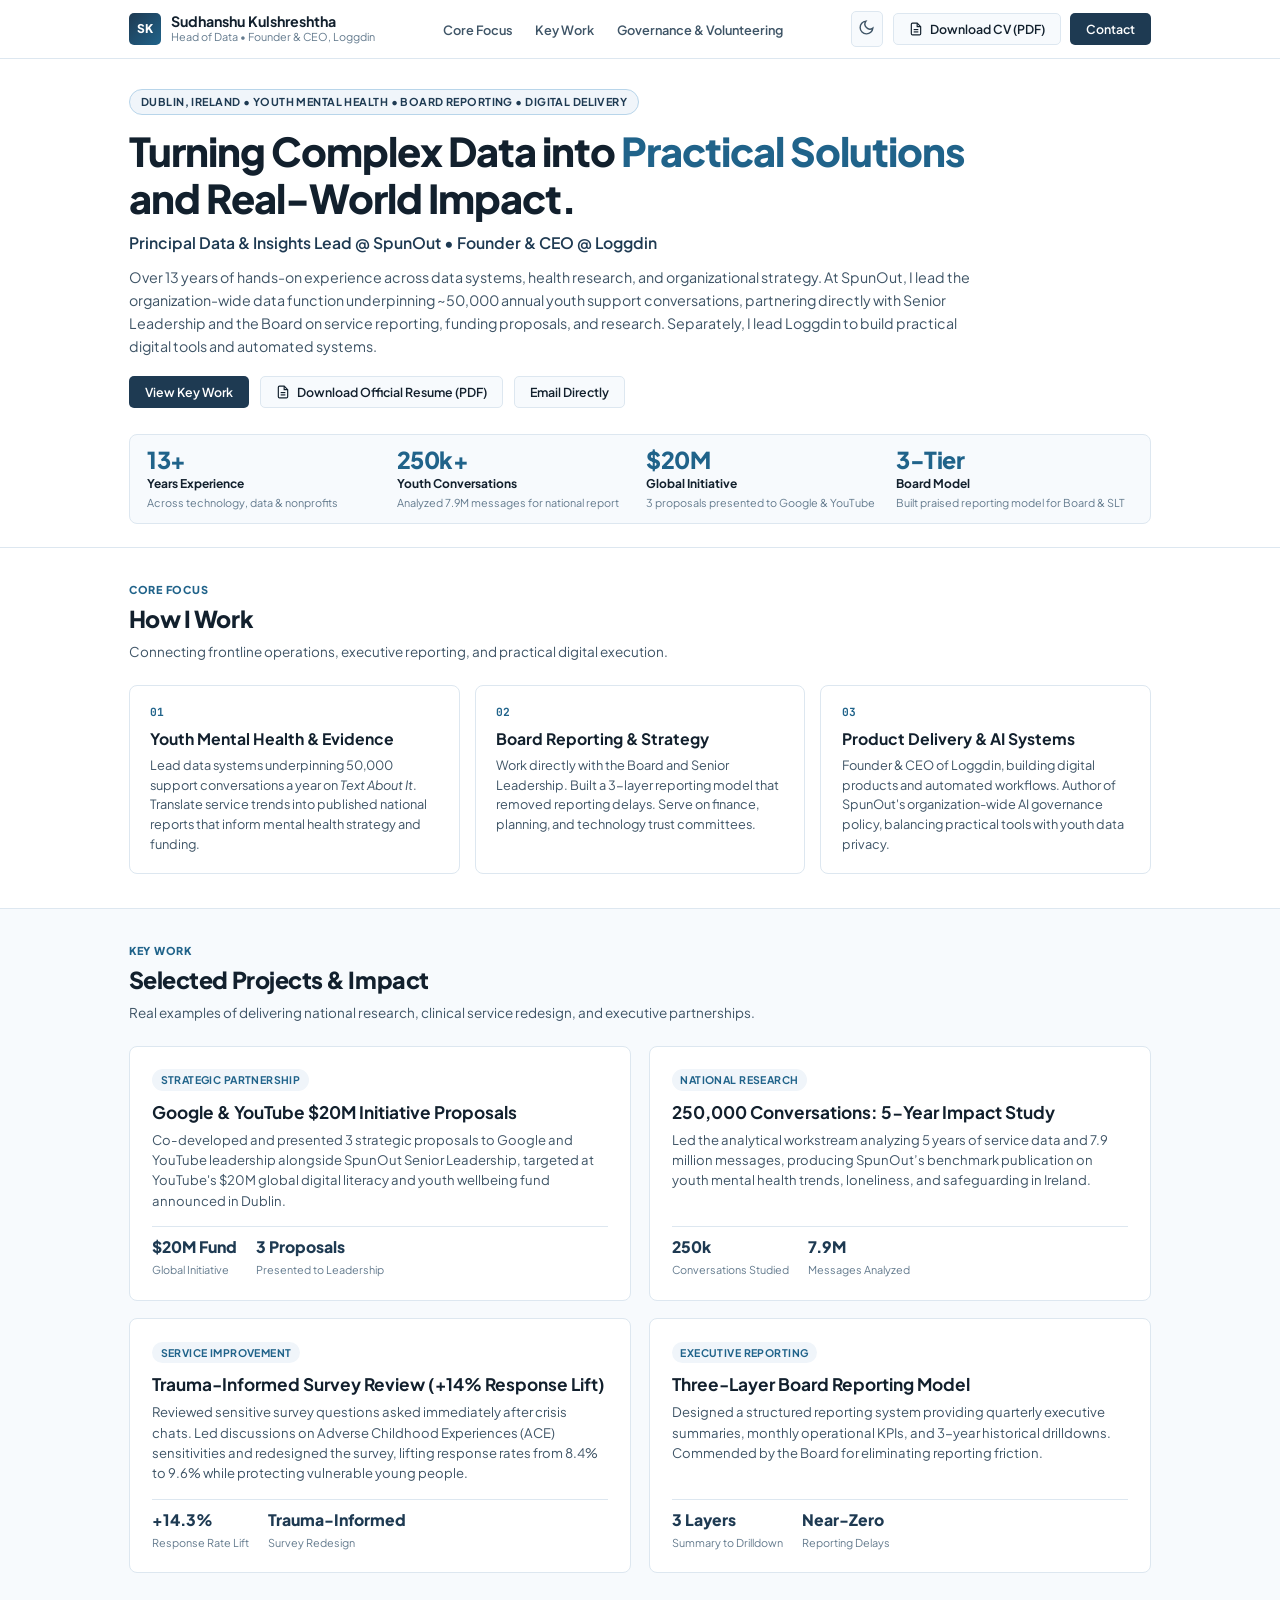
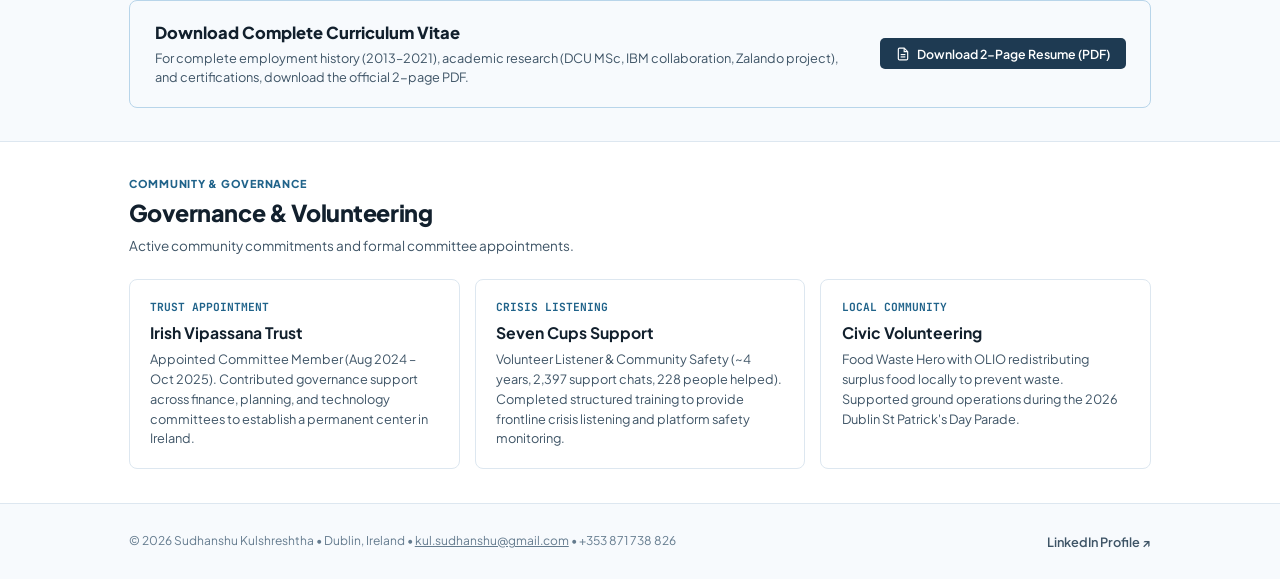
<file: index.html>
<!DOCTYPE html>
<html lang="en" data-theme="light">
<head>
  <meta charset="UTF-8">
  <meta name="viewport" content="width=device-width, initial-scale=1.0">
  <title>Sudhanshu Kulshreshtha | Executive Leadership Dossier</title>
  <meta name="description" content="Executive dossier of Sudhanshu Kulshreshtha: Principal Data & Insights Lead @ SpunOut, Founder & CEO @ Loggdin. Youth mental health evidence, board governance, and digital delivery.">
  <link rel="preconnect" href="https://fonts.googleapis.com">
  <link rel="preconnect" href="https://fonts.gstatic.com" crossorigin>
  <link href="https://fonts.googleapis.com/css2?family=Plus+Jakarta+Sans:wght@400;500;600;700;800&family=JetBrains+Mono:wght@500;700&display=swap" rel="stylesheet">
  <link rel="stylesheet" href="css/styles.css">
</head>
<body>

  <!-- Clean Compact Header -->
  <header class="site-header">
    <div class="container nav-container">
      <a href="#hero" class="brand-group">
        <div class="brand-avatar">SK</div>
        <div class="brand-meta">
          <h1>Sudhanshu Kulshreshtha</h1>
          <p>Head of Data • Founder & CEO, Loggdin</p>
        </div>
      </a>

      <ul class="nav-links">
        <li><a href="#pillars" class="nav-link">Core Focus</a></li>
        <li><a href="#initiatives" class="nav-link">Key Work</a></li>
        <li><a href="#governance" class="nav-link">Governance & Volunteering</a></li>
      </ul>

      <div class="nav-actions">
        <!-- Dark Mode Toggle Button -->
        <button id="theme-toggle-btn" class="btn-icon-only" aria-label="Toggle Dark / Light Theme" title="Toggle Theme">
          <span id="theme-icon">
            <svg width="17" height="17" viewBox="0 0 24 24" fill="none" stroke="currentColor" stroke-width="2"><path d="M21 12.79A9 9 0 1 1 11.21 3 7 7 0 0 0 21 12.79z"></path></svg>
          </span>
        </button>

        <!-- Official 2-Page PDF Download -->
        <a href="Sudhanshu_Kulshreshtha_Resume.pdf" download="Sudhanshu_Kulshreshtha_Resume.pdf" class="btn btn-secondary" title="Download Official 2-Page PDF Resume">
          <svg width="14" height="14" viewBox="0 0 24 24" fill="none" stroke="currentColor" stroke-width="2"><path d="M14 2H6a2 2 0 0 0-2 2v16a2 2 0 0 0 2 2h12a2 2 0 0 0 2-2V8z"></path><polyline points="14 2 14 8 20 8"></polyline><line x1="16" y1="13" x2="8" y2="13"></line><line x1="16" y1="17" x2="8" y2="17"></line></svg>
          <span>Download CV (PDF)</span>
        </a>
        <a href="mailto:kul.sudhanshu@gmail.com" class="btn btn-primary">
          <span>Contact</span>
        </a>
      </div>
    </div>
  </header>

  <main>
    <!-- Hero Section: Grounded, Clean, No Fluff -->
    <section id="hero" class="hero-section">
      <div class="container">
        <div class="hero-badge">
          <span>Dublin, Ireland • Youth Mental Health • Board Reporting • Digital Delivery</span>
        </div>

        <h1 class="hero-title">
          Turning Complex Data into <span class="highlight-text">Practical Solutions</span> and Real-World Impact.
        </h1>

        <div class="hero-subtitle">
          Principal Data & Insights Lead @ SpunOut • Founder & CEO @ Loggdin
        </div>

        <p class="hero-lede">
          Over 13 years of hands-on experience across data systems, health research, and organizational strategy. At SpunOut, I lead the organization-wide data function underpinning ~50,000 annual youth support conversations, partnering directly with Senior Leadership and the Board on service reporting, funding proposals, and research. Separately, I lead Loggdin to build practical digital tools and automated systems.
        </p>

        <div class="hero-actions">
          <a href="#initiatives" class="btn btn-primary">
            <span>View Key Work</span>
          </a>
          <a href="Sudhanshu_Kulshreshtha_Resume.pdf" download="Sudhanshu_Kulshreshtha_Resume.pdf" class="btn btn-secondary">
            <svg width="14" height="14" viewBox="0 0 24 24" fill="none" stroke="currentColor" stroke-width="2"><path d="M14 2H6a2 2 0 0 0-2 2v16a2 2 0 0 0 2 2h12a2 2 0 0 0 2-2V8z"></path><polyline points="14 2 14 8 20 8"></polyline><line x1="16" y1="13" x2="8" y2="13"></line><line x1="16" y1="17" x2="8" y2="17"></line></svg>
            <span>Download Official Resume (PDF)</span>
          </a>
          <a href="mailto:kul.sudhanshu@gmail.com" class="btn btn-secondary">
            <span>Email Directly</span>
          </a>
        </div>

        <!-- Space-Optimized Metrics Strip -->
        <div class="metrics-strip">
          <div class="metric-card">
            <h3>13+</h3>
            <div class="metric-label">Years Experience</div>
            <div class="metric-sub">Across technology, data & nonprofits</div>
          </div>
          <div class="metric-card">
            <h3>250k+</h3>
            <div class="metric-label">Youth Conversations</div>
            <div class="metric-sub">Analyzed 7.9M messages for national report</div>
          </div>
          <div class="metric-card">
            <h3>$20M</h3>
            <div class="metric-label">Global Initiative</div>
            <div class="metric-sub">3 proposals presented to Google & YouTube</div>
          </div>
          <div class="metric-card">
            <h3>3-Tier</h3>
            <div class="metric-label">Board Model</div>
            <div class="metric-sub">Built praised reporting model for Board & SLT</div>
          </div>
        </div>
      </div>
    </section>

    <!-- Core Focus -->
    <section id="pillars" class="section-padding">
      <div class="container">
        <span class="section-eyebrow">Core Focus</span>
        <h2 class="section-heading">How I Work</h2>
        <p class="section-desc">Connecting frontline operations, executive reporting, and practical digital execution.</p>

        <div class="pillars-grid">
          <div class="pillar-card">
            <span class="pillar-num">01</span>
            <h3>Youth Mental Health & Evidence</h3>
            <p>Lead data systems underpinning 50,000 support conversations a year on <em>Text About It</em>. Translate service trends into published national reports that inform mental health strategy and funding.</p>
          </div>
          <div class="pillar-card">
            <span class="pillar-num">02</span>
            <h3>Board Reporting & Strategy</h3>
            <p>Work directly with the Board and Senior Leadership. Built a 3-layer reporting model that removed reporting delays. Serve on finance, planning, and technology trust committees.</p>
          </div>
          <div class="pillar-card">
            <span class="pillar-num">03</span>
            <h3>Product Delivery & AI Systems</h3>
            <p>Founder & CEO of Loggdin, building digital products and automated workflows. Author of SpunOut's organization-wide AI governance policy, balancing practical tools with youth data privacy.</p>
          </div>
        </div>
      </div>
    </section>

    <!-- Key Work (Case Studies) -->
    <section id="initiatives" class="section-padding" style="background: var(--bg-surface); border-top: 1px solid var(--border-subtle); border-bottom: 1px solid var(--border-subtle);">
      <div class="container">
        <span class="section-eyebrow">Key Work</span>
        <h2 class="section-heading">Selected Projects & Impact</h2>
        <p class="section-desc">Real examples of delivering national research, clinical service redesign, and executive partnerships.</p>

        <div class="case-grid">
          <div class="case-card">
            <div>
              <span class="case-tag">Strategic Partnership</span>
              <h3>Google & YouTube $20M Initiative Proposals</h3>
              <p>Co-developed and presented 3 strategic proposals to Google and YouTube leadership alongside SpunOut Senior Leadership, targeted at YouTube's $20M global digital literacy and youth wellbeing fund announced in Dublin.</p>
            </div>
            <div class="case-impact-strip">
              <div class="impact-stat">
                <h4>$20M Fund</h4>
                <span>Global Initiative</span>
              </div>
              <div class="impact-stat">
                <h4>3 Proposals</h4>
                <span>Presented to Leadership</span>
              </div>
            </div>
          </div>

          <div class="case-card">
            <div>
              <span class="case-tag">National Research</span>
              <h3>250,000 Conversations: 5-Year Impact Study</h3>
              <p>Led the analytical workstream analyzing 5 years of service data and 7.9 million messages, producing SpunOut’s benchmark publication on youth mental health trends, loneliness, and safeguarding in Ireland.</p>
            </div>
            <div class="case-impact-strip">
              <div class="impact-stat">
                <h4>250k</h4>
                <span>Conversations Studied</span>
              </div>
              <div class="impact-stat">
                <h4>7.9M</h4>
                <span>Messages Analyzed</span>
              </div>
            </div>
          </div>

          <div class="case-card">
            <div>
              <span class="case-tag">Service Improvement</span>
              <h3>Trauma-Informed Survey Review (+14% Response Lift)</h3>
              <p>Reviewed sensitive survey questions asked immediately after crisis chats. Led discussions on Adverse Childhood Experiences (ACE) sensitivities and redesigned the survey, lifting response rates from 8.4% to 9.6% while protecting vulnerable young people.</p>
            </div>
            <div class="case-impact-strip">
              <div class="impact-stat">
                <h4>+14.3%</h4>
                <span>Response Rate Lift</span>
              </div>
              <div class="impact-stat">
                <h4>Trauma-Informed</h4>
                <span>Survey Redesign</span>
              </div>
            </div>
          </div>

          <div class="case-card">
            <div>
              <span class="case-tag">Executive Reporting</span>
              <h3>Three-Layer Board Reporting Model</h3>
              <p>Designed a structured reporting system providing quarterly executive summaries, monthly operational KPIs, and 3-year historical drilldowns. Commended by the Board for eliminating reporting friction.</p>
            </div>
            <div class="case-impact-strip">
              <div class="impact-stat">
                <h4>3 Layers</h4>
                <span>Summary to Drilldown</span>
              </div>
              <div class="impact-stat">
                <h4>Near-Zero</h4>
                <span>Reporting Delays</span>
              </div>
            </div>
          </div>
        </div>

        <!-- Sleek Resume Download Strip -->
        <div class="dossier-callout">
          <div class="callout-text">
            <h3>Download Complete Curriculum Vitae</h3>
            <p>For complete employment history (2013–2021), academic research (DCU MSc, IBM collaboration, Zalando project), and certifications, download the official 2-page PDF.</p>
          </div>
          <a href="Sudhanshu_Kulshreshtha_Resume.pdf" download="Sudhanshu_Kulshreshtha_Resume.pdf" class="btn btn-primary" style="white-space: nowrap;">
            <svg width="14" height="14" viewBox="0 0 24 24" fill="none" stroke="currentColor" stroke-width="2"><path d="M14 2H6a2 2 0 0 0-2 2v16a2 2 0 0 0 2 2h12a2 2 0 0 0 2-2V8z"></path><polyline points="14 2 14 8 20 8"></polyline><line x1="16" y1="13" x2="8" y2="13"></line><line x1="16" y1="17" x2="8" y2="17"></line></svg>
            <span>Download 2-Page Resume (PDF)</span>
          </a>
        </div>
      </div>
    </section>

    <!-- Governance & Volunteering -->
    <section id="governance" class="section-padding">
      <div class="container">
        <span class="section-eyebrow">Community & Governance</span>
        <h2 class="section-heading">Governance & Volunteering</h2>
        <p class="section-desc">Active community commitments and formal committee appointments.</p>

        <div class="pillars-grid">
          <div class="pillar-card">
            <span class="pillar-num">TRUST APPOINTMENT</span>
            <h3>Irish Vipassana Trust</h3>
            <p>Appointed Committee Member (Aug 2024 – Oct 2025). Contributed governance support across finance, planning, and technology committees to establish a permanent center in Ireland.</p>
          </div>
          <div class="pillar-card">
            <span class="pillar-num">CRISIS LISTENING</span>
            <h3>Seven Cups Support</h3>
            <p>Volunteer Listener & Community Safety (~4 years, 2,397 support chats, 228 people helped). Completed structured training to provide frontline crisis listening and platform safety monitoring.</p>
          </div>
          <div class="pillar-card">
            <span class="pillar-num">LOCAL COMMUNITY</span>
            <h3>Civic Volunteering</h3>
            <p>Food Waste Hero with OLIO redistributing surplus food locally to prevent waste. Supported ground operations during the 2026 Dublin St Patrick's Day Parade.</p>
          </div>
        </div>
      </div>
    </section>
  </main>

  <footer class="site-footer">
    <div class="container footer-inner">
      <div class="footer-copy">
        © 2026 Sudhanshu Kulshreshtha • Dublin, Ireland • <a href="mailto:kul.sudhanshu@gmail.com" style="color: inherit;">kul.sudhanshu@gmail.com</a> • +353 871 738 826
      </div>
      <div>
        <a href="https://linkedin.com/in/sudhanshu-kulshreshtha" target="_blank" class="nav-link">LinkedIn Profile ↗</a>
      </div>
    </div>
  </footer>

  <!-- Theme Toggle Controller -->
  <script>
    (function() {
      const toggleBtn = document.getElementById('theme-toggle-btn');
      const icon = document.getElementById('theme-icon');
      
      const sunIcon = '<svg width="17" height="17" viewBox="0 0 24 24" fill="none" stroke="currentColor" stroke-width="2"><circle cx="12" cy="12" r="5"></circle><line x1="12" y1="1" x2="12" y2="3"></line><line x1="12" y1="21" x2="12" y2="23"></line><line x1="4.22" y1="4.22" x2="5.64" y2="5.64"></line><line x1="18.36" y1="18.36" x2="19.78" y2="19.78"></line><line x1="1" y1="12" x2="3" y2="12"></line><line x1="21" y1="12" x2="23" y2="12"></line><line x1="4.22" y1="19.78" x2="5.64" y2="18.36"></line><line x1="18.36" y1="5.64" x2="19.78" y2="4.22"></line></svg>';
      const moonIcon = '<svg width="17" height="17" viewBox="0 0 24 24" fill="none" stroke="currentColor" stroke-width="2"><path d="M21 12.79A9 9 0 1 1 11.21 3 7 7 0 0 0 21 12.79z"></path></svg>';

      function setTheme(theme) {
        document.documentElement.setAttribute('data-theme', theme);
        localStorage.setItem('sk_portfolio_theme', theme);
        if (icon) {
          icon.innerHTML = theme === 'dark' ? sunIcon : moonIcon;
        }
      }

      const storedTheme = localStorage.getItem('sk_portfolio_theme');
      const prefersDark = window.matchMedia('(prefers-color-scheme: dark)').matches;
      const initialTheme = storedTheme || (prefersDark ? 'dark' : 'light');
      setTheme(initialTheme);

      if (toggleBtn) {
        toggleBtn.addEventListener('click', function() {
          const current = document.documentElement.getAttribute('data-theme') || 'light';
          setTheme(current === 'light' ? 'dark' : 'light');
        });
      }
    })();
  </script>
</body>
</html>
</file>
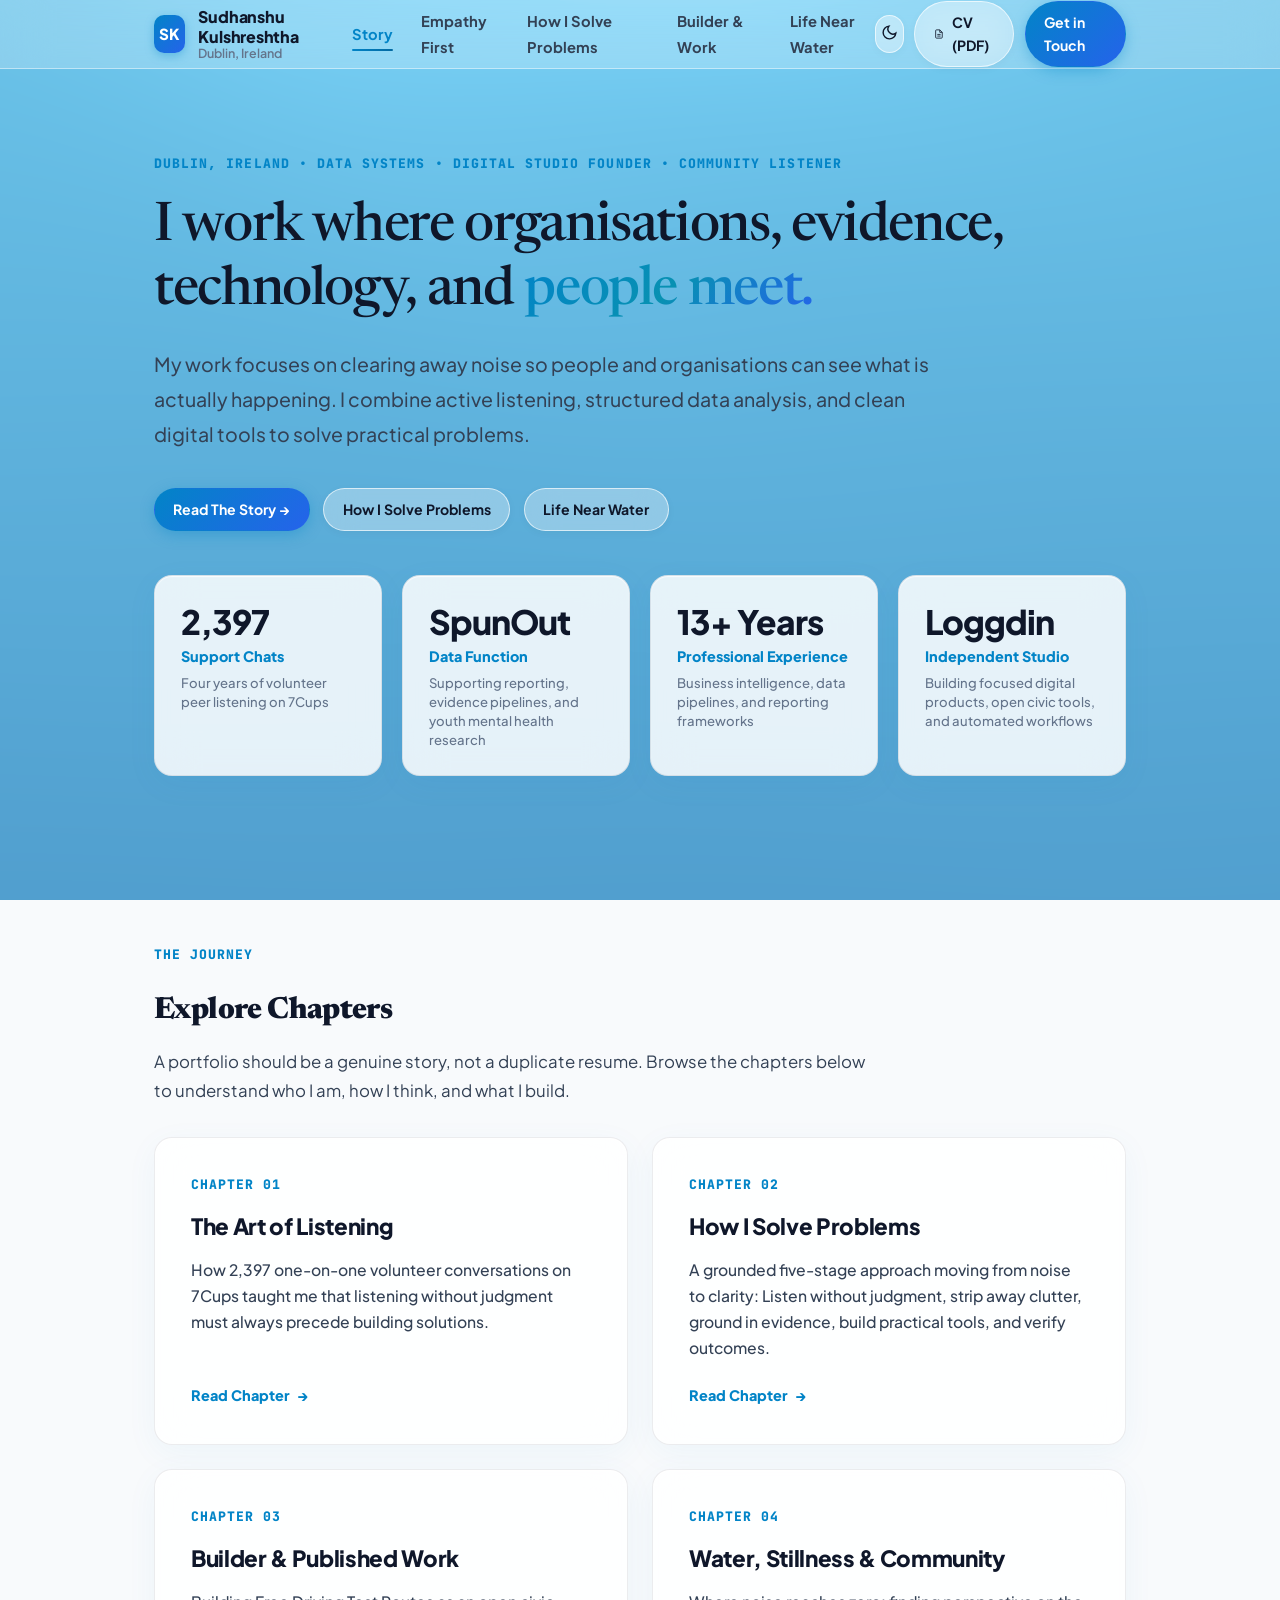
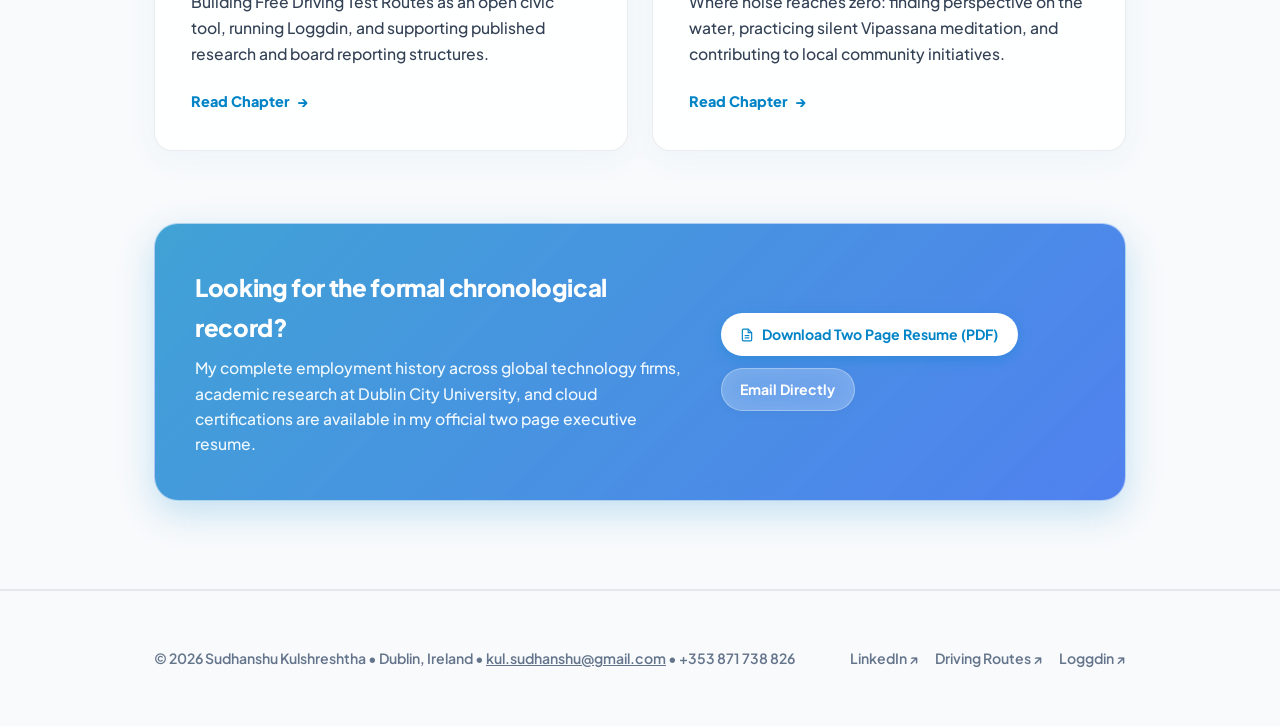
<file: demo/index.html>
<!DOCTYPE html>
<html lang="en" data-theme="light">
<head>
  <meta charset="UTF-8">
  <meta name="viewport" content="width=device-width, initial-scale=1.0">
  <title>Sudhanshu Kulshreshtha | Portfolio & Work</title>
  <meta name="description" content="Data systems, digital products, and problem solving approach of Sudhanshu Kulshreshtha.">
  <link rel="preconnect" href="https://fonts.googleapis.com">
  <link rel="preconnect" href="https://fonts.gstatic.com" crossorigin>
  <link href="https://fonts.googleapis.com/css2?family=Newsreader:ital,opsz,wght@0,6..72,400;0,6..72,500;0,6..72,600;1,6..72,400;1,6..72,500&family=Plus+Jakarta+Sans:wght@400;500;600;700;800&family=JetBrains+Mono:wght@500;700&display=swap" rel="stylesheet">
  <link rel="stylesheet" href="css/water.css">
</head>
<body>
  <div class="ambient-horizon"></div>

  <!-- Ocean Header Navigation -->
  <header class="site-header">
    <div class="container nav-row">
      <a href="index.html" class="brand-link">
        <div class="avatar-sea">SK</div>
        <div class="brand-meta">
          <h1>Sudhanshu Kulshreshtha</h1>
          <p>Dublin, Ireland</p>
        </div>
      </a>

      <nav>
        <ul class="nav-links">
          <li><a href="index.html" class="nav-item active">Story</a></li>
          <li><a href="empathy.html" class="nav-item">Empathy First</a></li>
          <li><a href="how-i-work.html" class="nav-item">How I Solve Problems</a></li>
          <li><a href="work.html" class="nav-item">Builder & Work</a></li>
          <li><a href="life.html" class="nav-item">Life Near Water</a></li>
        </ul>
      </nav>

      <div class="nav-controls">
        <button id="water-theme-toggle" class="btn-icon" aria-label="Toggle Theme" title="Toggle Sunrise or Twilight Theme">
          <span id="water-theme-icon">
            <svg width="17" height="17" viewBox="0 0 24 24" fill="none" stroke="currentColor" stroke-width="2"><path d="M21 12.79A9 9 0 1 1 11.21 3 7 7 0 0 0 21 12.79z"></path></svg>
          </span>
        </button>

        <a href="../Sudhanshu_Kulshreshtha_Resume.pdf" download="Sudhanshu_Kulshreshtha_Resume.pdf" class="btn btn-outline nav-cta-cv">
          <svg width="14" height="14" viewBox="0 0 24 24" fill="none" stroke="currentColor" stroke-width="2"><path d="M14 2H6a2 2 0 0 0-2 2v16a2 2 0 0 0 2 2h12a2 2 0 0 0 2-2V8z"></path><polyline points="14 2 14 8 20 8"></polyline><line x1="16" y1="13" x2="8" y2="13"></line><line x1="16" y1="17" x2="8" y2="17"></line></svg>
          <span>CV (PDF)</span>
        </a>

        <a href="mailto:kul.sudhanshu@gmail.com" class="btn btn-primary nav-cta-contact">
          <span>Get in Touch</span>
        </a>

        <!-- Mobile Drawer Hamburger -->
        <button id="mobile-menu-trigger" class="btn-hamburger" aria-label="Open Navigation Menu" aria-expanded="false">
          <svg width="18" height="18" viewBox="0 0 24 24" fill="none" stroke="currentColor" stroke-width="2"><line x1="3" y1="12" x2="21" y2="12"></line><line x1="3" y1="6" x2="21" y2="6"></line><line x1="3" y1="18" x2="21" y2="18"></line></svg>
        </button>
      </div>
    </div>
  </header>

  <!-- Full-Screen Opaque Mobile Navigation Modal -->
  <div id="mobile-menu-modal" class="mobile-menu-modal" aria-label="Mobile Navigation" role="dialog" aria-modal="true">
    <div class="mobile-menu-top">
      <a href="index.html" class="brand-link">
        <div class="avatar-sea">SK</div>
        <div class="brand-meta">
          <h1>Sudhanshu Kulshreshtha</h1>
        </div>
      </a>
      <button id="mobile-menu-close" class="mobile-menu-close" aria-label="Close Navigation">
        <svg width="20" height="20" viewBox="0 0 24 24" fill="none" stroke="currentColor" stroke-width="2"><line x1="18" y1="6" x2="6" y2="18"></line><line x1="6" y1="6" x2="18" y2="18"></line></svg>
      </button>
    </div>

    <ul class="mobile-menu-list">
      <li class="mobile-menu-item">
        <a href="index.html" class="active">
          <span class="mobile-menu-num">00</span>
          <span class="mobile-menu-label">Story &amp; Prologue</span>
        </a>
      </li>
      <li class="mobile-menu-item">
        <a href="empathy.html">
          <span class="mobile-menu-num">01</span>
          <span class="mobile-menu-label">Empathy First</span>
        </a>
      </li>
      <li class="mobile-menu-item">
        <a href="how-i-work.html">
          <span class="mobile-menu-num">02</span>
          <span class="mobile-menu-label">How I Solve Problems</span>
        </a>
      </li>
      <li class="mobile-menu-item">
        <a href="work.html">
          <span class="mobile-menu-num">03</span>
          <span class="mobile-menu-label">Builder &amp; Published Work</span>
        </a>
      </li>
      <li class="mobile-menu-item">
        <a href="life.html">
          <span class="mobile-menu-num">04</span>
          <span class="mobile-menu-label">Life Near Water</span>
        </a>
      </li>
    </ul>

    <div class="mobile-menu-actions">
      <a href="../Sudhanshu_Kulshreshtha_Resume.pdf" download="Sudhanshu_Kulshreshtha_Resume.pdf" class="btn btn-outline">
        <svg width="14" height="14" viewBox="0 0 24 24" fill="none" stroke="currentColor" stroke-width="2"><path d="M14 2H6a2 2 0 0 0-2 2v16a2 2 0 0 0 2 2h12a2 2 0 0 0 2-2V8z"></path><polyline points="14 2 14 8 20 8"></polyline><line x1="16" y1="13" x2="8" y2="13"></line><line x1="16" y1="17" x2="8" y2="17"></line></svg>
        <span>Download CV (PDF)</span>
      </a>
      <a href="mailto:kul.sudhanshu@gmail.com" class="btn btn-primary">
        <span>Get in Touch</span>
      </a>
    </div>
  </div>

  <main>
    <!-- Prologue Hero Section -->
    <section class="page-hero">
      <div class="container">
        <div class="page-eyebrow">
          <span>Dublin, Ireland &bull; Data Systems &bull; Digital Studio Founder &bull; Community Listener</span>
        </div>

        <h1 class="page-title">
          I work where organisations, evidence, technology, and <span class="water-gradient-text">people meet.</span>
        </h1>

        <p class="page-lede">
          My work focuses on clearing away noise so people and organisations can see what is actually happening. I combine active listening, structured data analysis, and clean digital tools to solve practical problems.
        </p>

        <div class="hero-cta-row">
          <a href="empathy.html" class="btn btn-primary">
            <span>Read The Story &rarr;</span>
          </a>
          <a href="how-i-work.html" class="btn btn-outline">
            <span>How I Solve Problems</span>
          </a>
          <a href="life.html" class="btn btn-outline">
            <span>Life Near Water</span>
          </a>
        </div>

        <!-- Ambient Wave Horizon -->
        <div class="wave-canvas-wrapper">
          <div class="wave-layer wave-1"></div>
          <div class="wave-layer wave-2"></div>
        </div>

        <!-- Water Proof Grid -->
        <div class="stat-water-grid">
          <div class="stat-water-card">
            <div class="stat-water-val">2,397</div>
            <div class="stat-water-label">Support Chats</div>
            <div class="stat-water-desc">Four years of volunteer peer listening on 7Cups</div>
          </div>
          <div class="stat-water-card">
            <div class="stat-water-val">SpunOut</div>
            <div class="stat-water-label">Data Function</div>
            <div class="stat-water-desc">Supporting reporting, evidence pipelines, and youth mental health research</div>
          </div>
          <div class="stat-water-card">
            <div class="stat-water-val">13+ Years</div>
            <div class="stat-water-label">Professional Experience</div>
            <div class="stat-water-desc">Business intelligence, data pipelines, and reporting frameworks</div>
          </div>
          <div class="stat-water-card">
            <div class="stat-water-val">Loggdin</div>
            <div class="stat-water-label">Independent Studio</div>
            <div class="stat-water-desc">Building focused digital products, open civic tools, and automated workflows</div>
          </div>
        </div>
      </div>
    </section>

    <!-- Chapter Guide Section -->
    <section class="story-block">
      <div class="container">
        <div class="page-eyebrow">The Journey</div>
        <h2 style="font-size: 1.9rem; font-weight: 800; letter-spacing: -0.02em; margin-bottom: 0.75rem;">
          Explore Chapters
        </h2>
        <p style="font-size: 1.05rem; line-height: 1.7; color: var(--text-body); max-width: 720px; margin-bottom: 2rem;">
          A portfolio should be a genuine story, not a duplicate resume. Browse the chapters below to understand who I am, how I think, and what I build.
        </p>

        <div class="chapter-cards-grid">
          <a href="empathy.html" class="chapter-card">
            <div>
              <div class="chapter-card-num">Chapter 01</div>
              <h3>The Art of Listening</h3>
              <p>
                How 2,397 one-on-one volunteer conversations on 7Cups taught me that listening without judgment must always precede building solutions.
              </p>
            </div>
            <div class="chapter-link-arrow">
              <span>Read Chapter</span> &rarr;
            </div>
          </a>

          <a href="how-i-work.html" class="chapter-card">
            <div>
              <div class="chapter-card-num">Chapter 02</div>
              <h3>How I Solve Problems</h3>
              <p>
                A grounded five-stage approach moving from noise to clarity: Listen without judgment, strip away clutter, ground in evidence, build practical tools, and verify outcomes.
              </p>
            </div>
            <div class="chapter-link-arrow">
              <span>Read Chapter</span> &rarr;
            </div>
          </a>

          <a href="work.html" class="chapter-card">
            <div>
              <div class="chapter-card-num">Chapter 03</div>
              <h3>Builder &amp; Published Work</h3>
              <p>
                Building Free Driving Test Routes as an open civic tool, running Loggdin, and supporting published research and board reporting structures.
              </p>
            </div>
            <div class="chapter-link-arrow">
              <span>Read Chapter</span> &rarr;
            </div>
          </a>

          <a href="life.html" class="chapter-card">
            <div>
              <div class="chapter-card-num">Chapter 04</div>
              <h3>Water, Stillness &amp; Community</h3>
              <p>
                Where noise reaches zero: finding perspective on the water, practicing silent Vipassana meditation, and contributing to local community initiatives.
              </p>
            </div>
            <div class="chapter-link-arrow">
              <span>Read Chapter</span> &rarr;
            </div>
          </a>
        </div>

        <!-- Resume Dossier Banner -->
        <div class="resume-dossier-callout">
          <div>
            <h3>Looking for the formal chronological record?</h3>
            <p>
              My complete employment history across global technology firms, academic research at Dublin City University, and cloud certifications are available in my official two page executive resume.
            </p>
          </div>
          <div style="display: flex; gap: 0.75rem; flex-wrap: wrap;">
            <a href="../Sudhanshu_Kulshreshtha_Resume.pdf" download="Sudhanshu_Kulshreshtha_Resume.pdf" class="btn btn-primary">
              <svg width="14" height="14" viewBox="0 0 24 24" fill="none" stroke="currentColor" stroke-width="2"><path d="M14 2H6a2 2 0 0 0-2 2v16a2 2 0 0 0 2 2h12a2 2 0 0 0 2-2V8z"></path><polyline points="14 2 14 8 20 8"></polyline><line x1="16" y1="13" x2="8" y2="13"></line><line x1="16" y1="17" x2="8" y2="17"></line></svg>
              <span>Download Two Page Resume (PDF)</span>
            </a>
            <a href="mailto:kul.sudhanshu@gmail.com" class="btn btn-outline" style="color: #ffffff; border-color: rgba(255,255,255,0.3);">
              <span>Email Directly</span>
            </a>
          </div>
        </div>
      </div>
    </section>
  </main>

  <!-- Ocean Footer -->
  <footer class="site-footer">
    <div class="container footer-content">
      <div>
        &copy; 2026 Sudhanshu Kulshreshtha &bull; Dublin, Ireland &bull; <a href="mailto:kul.sudhanshu@gmail.com" style="color: inherit; text-decoration: underline;">kul.sudhanshu@gmail.com</a> &bull; +353 871 738 826
      </div>
      <div style="display: flex; gap: 1rem;">
        <a href="https://linkedin.com/in/sudhanshu-kulshreshtha" target="_blank" rel="noopener noreferrer" style="color: inherit; text-decoration: none;">LinkedIn &nearr;</a>
        <a href="https://freedrivingtestroutes.netlify.app/" target="_blank" rel="noopener noreferrer" style="color: inherit; text-decoration: none;">Driving Routes &nearr;</a>
        <a href="https://loggdin.com" target="_blank" rel="noopener noreferrer" style="color: inherit; text-decoration: none;">Loggdin &nearr;</a>
      </div>
    </div>
  </footer>

  <script src="js/water-canvas.js"></script>
  <script src="js/water.js"></script>
</body>
</html>
</file>
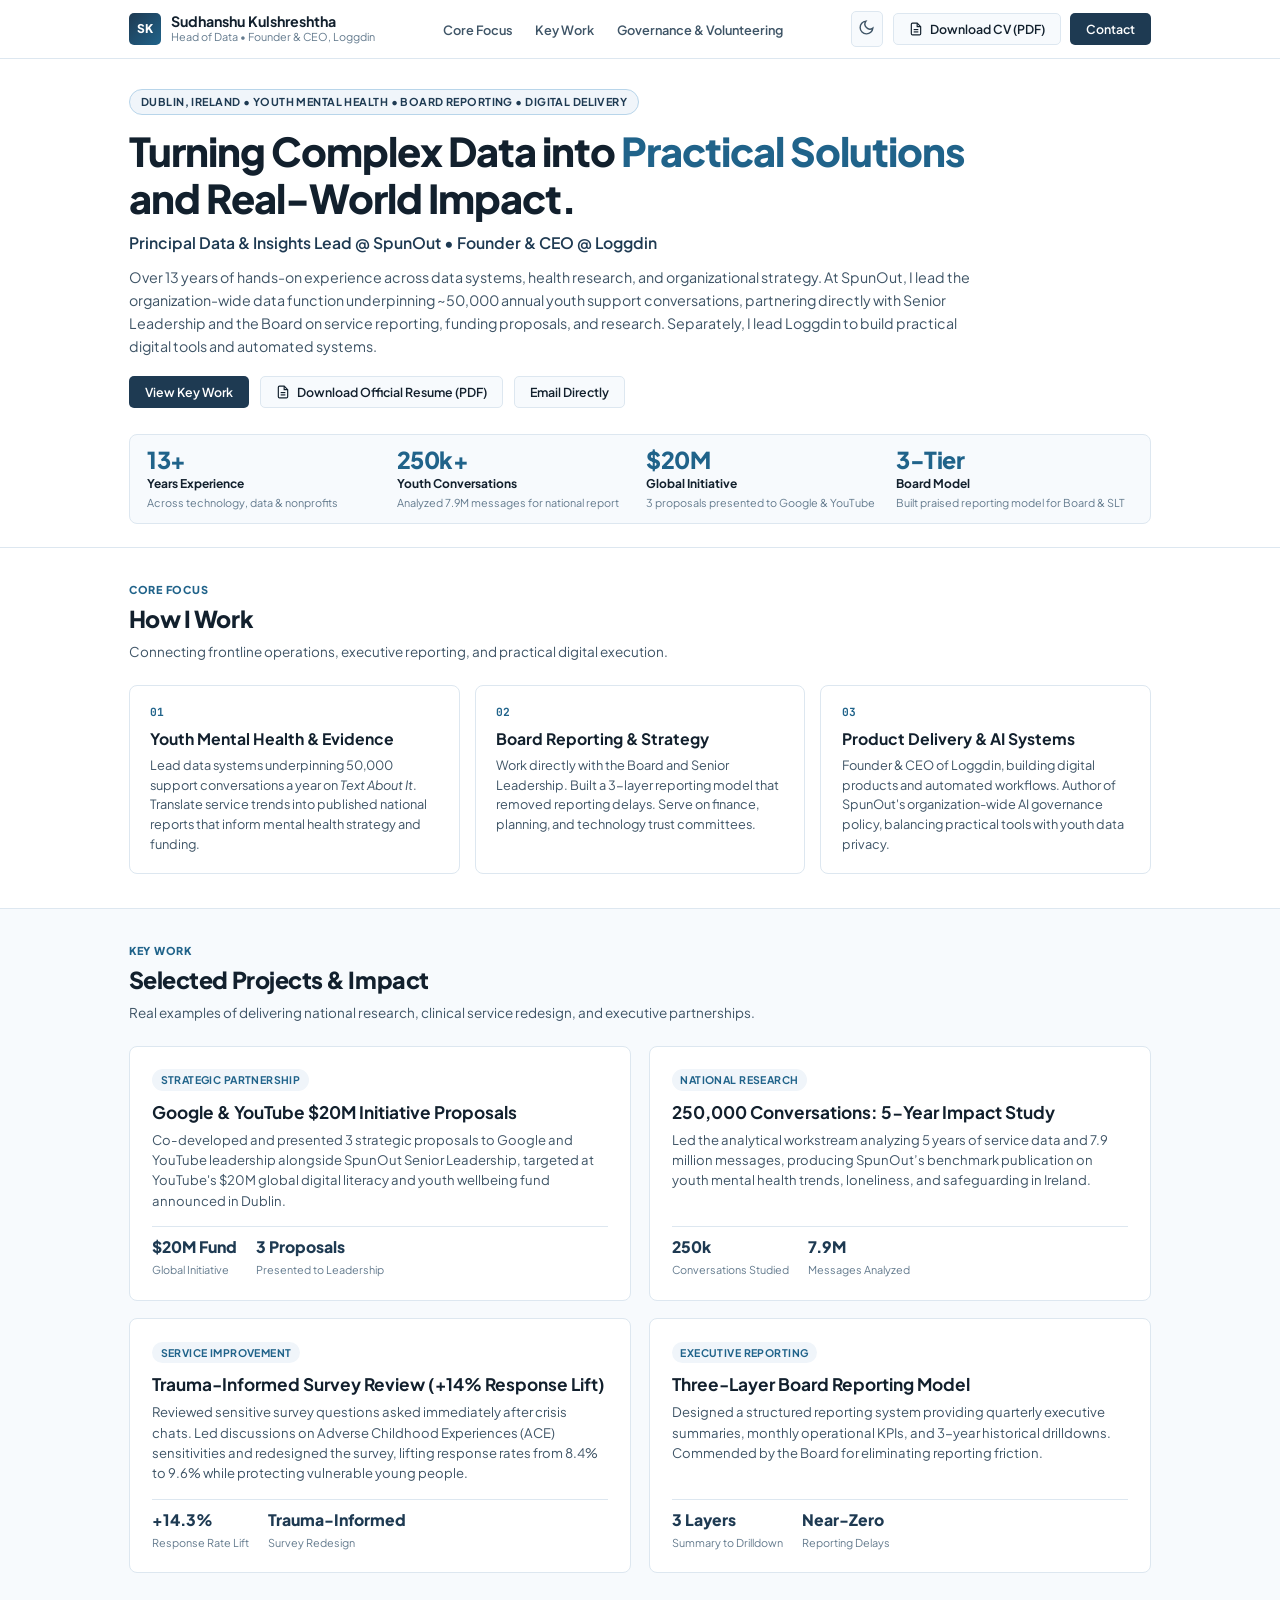
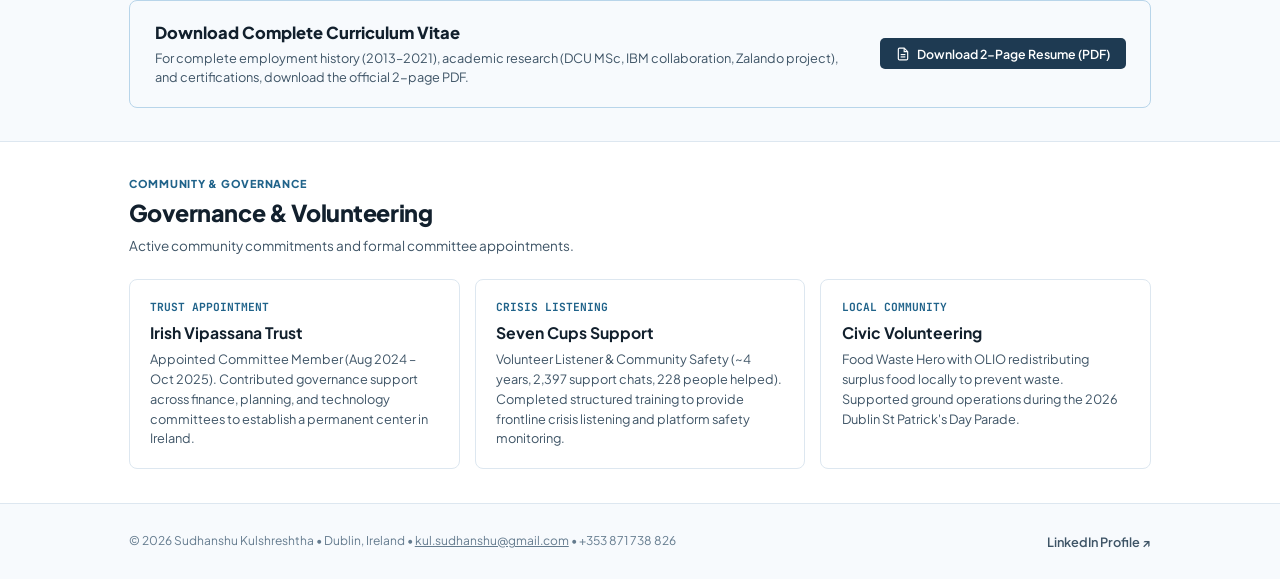
<file: story/index.html>
<!DOCTYPE html>
<html lang="en">
<head>
  <meta charset="UTF-8">
  <meta http-equiv="refresh" content="0; url=../">
  <link rel="canonical" href="../">
  <title>Redirecting to Sudhanshu's Portfolio...</title>
  <script>
    window.location.replace("../" + window.location.search + window.location.hash);
  </script>
</head>
<body>
  <p>Redirecting to <a href="../">Sudhanshu's Portfolio &amp; Work</a>...</p>
</body>
</html>
</file>
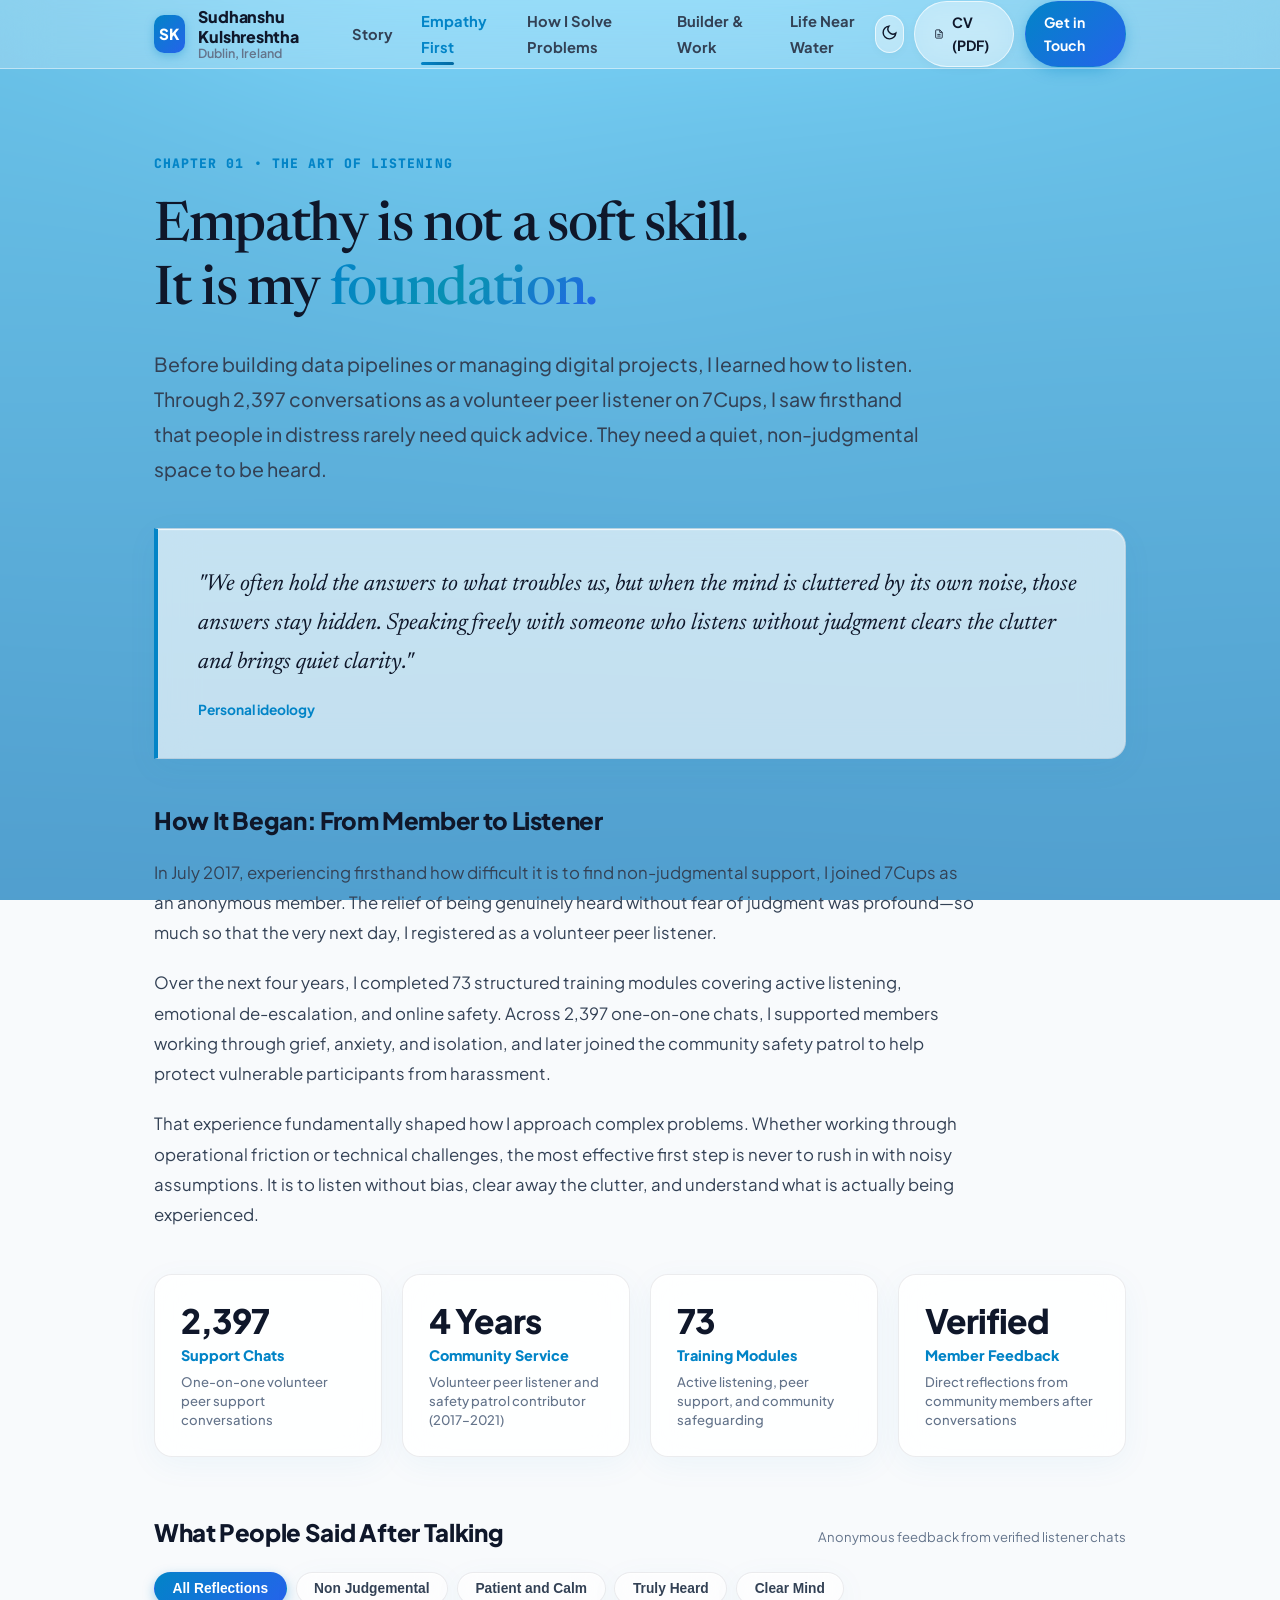
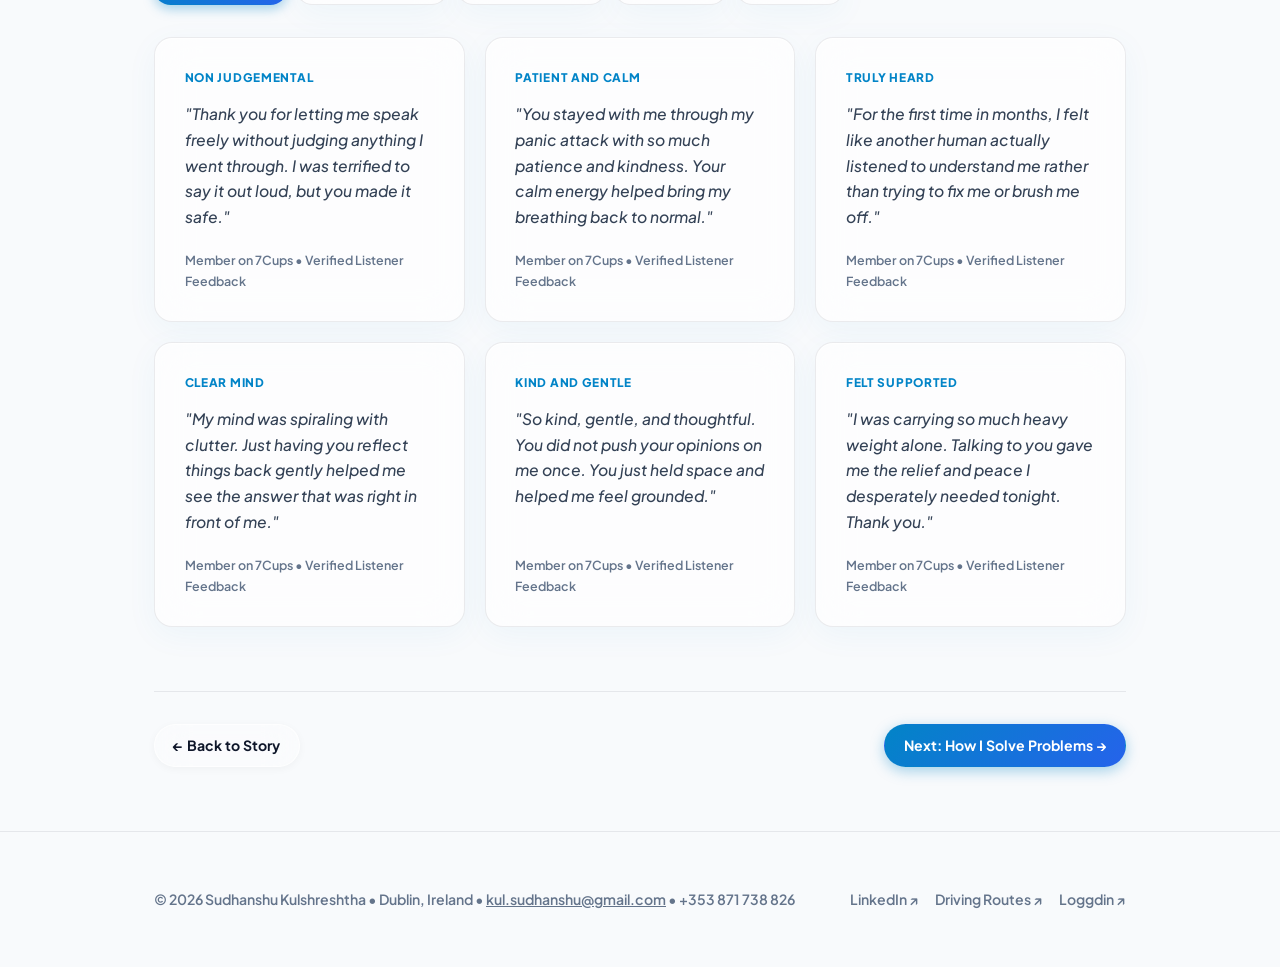
<file: empathy.html>
<!DOCTYPE html>
<html lang="en" data-theme="light">
<head>
  <meta charset="UTF-8">
  <meta name="viewport" content="width=device-width, initial-scale=1.0">
  <title>The Art of Listening | Sudhanshu Kulshreshtha</title>
  <meta name="description" content="How listening to people in crisis across 2,397 conversations on 7Cups shaped Sudhanshu's core trait of empathy.">
  <link rel="preconnect" href="https://fonts.googleapis.com">
  <link rel="preconnect" href="https://fonts.gstatic.com" crossorigin>
  <link href="https://fonts.googleapis.com/css2?family=Newsreader:ital,opsz,wght@0,6..72,400;0,6..72,500;0,6..72,600;1,6..72,400;1,6..72,500&family=Plus+Jakarta+Sans:wght@400;500;600;700;800&family=JetBrains+Mono:wght@500;700&display=swap" rel="stylesheet">
  <link rel="stylesheet" href="css/water.css">
</head>
<body>
  <div class="ambient-horizon"></div>

  <!-- Header Navigation -->
  <header class="site-header">
    <div class="container nav-row">
      <a href="index.html" class="brand-link">
        <div class="avatar-sea">SK</div>
        <div class="brand-meta">
          <h1>Sudhanshu Kulshreshtha</h1>
          <p>Dublin, Ireland</p>
        </div>
      </a>

      <nav>
        <ul class="nav-links">
          <li><a href="index.html" class="nav-item">Story</a></li>
          <li><a href="empathy.html" class="nav-item active">Empathy First</a></li>
          <li><a href="how-i-work.html" class="nav-item">How I Solve Problems</a></li>
          <li><a href="work.html" class="nav-item">Builder & Work</a></li>
          <li><a href="life.html" class="nav-item">Life Near Water</a></li>
        </ul>
      </nav>

      <div class="nav-controls">
        <button id="water-theme-toggle" class="btn-icon" aria-label="Toggle Theme" title="Toggle Sunrise or Twilight Theme">
          <span id="water-theme-icon">
            <svg width="17" height="17" viewBox="0 0 24 24" fill="none" stroke="currentColor" stroke-width="2"><path d="M21 12.79A9 9 0 1 1 11.21 3 7 7 0 0 0 21 12.79z"></path></svg>
          </span>
        </button>

        <a href="Sudhanshu_Kulshreshtha_Resume.pdf" download="Sudhanshu_Kulshreshtha_Resume.pdf" class="btn btn-outline nav-cta-cv">
          <svg width="14" height="14" viewBox="0 0 24 24" fill="none" stroke="currentColor" stroke-width="2"><path d="M14 2H6a2 2 0 0 0-2 2v16a2 2 0 0 0 2 2h12a2 2 0 0 0 2-2V8z"></path><polyline points="14 2 14 8 20 8"></polyline><line x1="16" y1="13" x2="8" y2="13"></line><line x1="16" y1="17" x2="8" y2="17"></line></svg>
          <span>CV (PDF)</span>
        </a>

        <a href="mailto:kul.sudhanshu@gmail.com" class="btn btn-primary nav-cta-contact">
          <span>Get in Touch</span>
        </a>

        <!-- Mobile Drawer Hamburger -->
        <button id="mobile-menu-trigger" class="btn-hamburger" aria-label="Open Navigation Menu" aria-expanded="false">
          <svg width="18" height="18" viewBox="0 0 24 24" fill="none" stroke="currentColor" stroke-width="2"><line x1="3" y1="12" x2="21" y2="12"></line><line x1="3" y1="6" x2="21" y2="6"></line><line x1="3" y1="18" x2="21" y2="18"></line></svg>
        </button>
      </div>
    </div>
  </header>

  <!-- Full-Screen Opaque Mobile Navigation Modal -->
  <div id="mobile-menu-modal" class="mobile-menu-modal" aria-label="Mobile Navigation" role="dialog" aria-modal="true">
    <div class="mobile-menu-top">
      <a href="index.html" class="brand-link">
        <div class="avatar-sea">SK</div>
        <div class="brand-meta">
          <h1>Sudhanshu Kulshreshtha</h1>
        </div>
      </a>
      <button id="mobile-menu-close" class="mobile-menu-close" aria-label="Close Navigation">
        <svg width="20" height="20" viewBox="0 0 24 24" fill="none" stroke="currentColor" stroke-width="2"><line x1="18" y1="6" x2="6" y2="18"></line><line x1="6" y1="6" x2="18" y2="18"></line></svg>
      </button>
    </div>

    <ul class="mobile-menu-list">
      <li class="mobile-menu-item">
        <a href="index.html">
          <span class="mobile-menu-num">00</span>
          <span class="mobile-menu-label">Story &amp; Prologue</span>
        </a>
      </li>
      <li class="mobile-menu-item">
        <a href="empathy.html" class="active">
          <span class="mobile-menu-num">01</span>
          <span class="mobile-menu-label">Empathy First</span>
        </a>
      </li>
      <li class="mobile-menu-item">
        <a href="how-i-work.html">
          <span class="mobile-menu-num">02</span>
          <span class="mobile-menu-label">How I Solve Problems</span>
        </a>
      </li>
      <li class="mobile-menu-item">
        <a href="work.html">
          <span class="mobile-menu-num">03</span>
          <span class="mobile-menu-label">Builder &amp; Published Work</span>
        </a>
      </li>
      <li class="mobile-menu-item">
        <a href="life.html">
          <span class="mobile-menu-num">04</span>
          <span class="mobile-menu-label">Life Near Water</span>
        </a>
      </li>
    </ul>

    <div class="mobile-menu-actions">
      <a href="Sudhanshu_Kulshreshtha_Resume.pdf" download="Sudhanshu_Kulshreshtha_Resume.pdf" class="btn btn-outline">
        <svg width="14" height="14" viewBox="0 0 24 24" fill="none" stroke="currentColor" stroke-width="2"><path d="M14 2H6a2 2 0 0 0-2 2v16a2 2 0 0 0 2 2h12a2 2 0 0 0 2-2V8z"></path><polyline points="14 2 14 8 20 8"></polyline><line x1="16" y1="13" x2="8" y2="13"></line><line x1="16" y1="17" x2="8" y2="17"></line></svg>
        <span>Download CV (PDF)</span>
      </a>
      <a href="mailto:kul.sudhanshu@gmail.com" class="btn btn-primary">
        <span>Get in Touch</span>
      </a>
    </div>
  </div>

  <main>
    <section class="page-hero">
      <div class="container">
        <div class="page-eyebrow">
          <span>Chapter 01 &bull; The Art of Listening</span>
        </div>

        <h1 class="page-title">
          Empathy is not a soft skill. <br>It is my <span class="water-gradient-text">foundation.</span>
        </h1>

        <p class="page-lede">
          Before building data pipelines or managing digital projects, I learned how to listen. Through 2,397 conversations as a volunteer peer listener on 7Cups, I saw firsthand that people in distress rarely need quick advice. They need a quiet, non-judgmental space to be heard.
        </p>

        <!-- Guiding Ideology -->
        <div class="story-quote-box">
          <div class="story-quote-text">
            "We often hold the answers to what troubles us, but when the mind is cluttered by its own noise, those answers stay hidden. Speaking freely with someone who listens without judgment clears the clutter and brings quiet clarity."
          </div>
          <div class="story-quote-meta">
            Personal ideology
          </div>
        </div>

        <!-- Narrative Section -->
        <div style="max-width: 820px; font-size: 1.05rem; line-height: 1.8; color: var(--text-body); margin: 2.5rem 0;">
          <h2 style="font-size: 1.5rem; font-weight: 800; color: var(--text-lead); margin-bottom: 1rem; letter-spacing: -0.015em;">
            How It Began: From Member to Listener
          </h2>
          <p style="margin-bottom: 1.25rem;">
            In July 2017, experiencing firsthand how difficult it is to find non-judgmental support, I joined 7Cups as an anonymous member. The relief of being genuinely heard without fear of judgment was profound—so much so that the very next day, I registered as a volunteer peer listener.
          </p>
          <p style="margin-bottom: 1.25rem;">
            Over the next four years, I completed 73 structured training modules covering active listening, emotional de-escalation, and online safety. Across 2,397 one-on-one chats, I supported members working through grief, anxiety, and isolation, and later joined the community safety patrol to help protect vulnerable participants from harassment.
          </p>
          <p>
            That experience fundamentally shaped how I approach complex problems. Whether working through operational friction or technical challenges, the most effective first step is never to rush in with noisy assumptions. It is to listen without bias, clear away the clutter, and understand what is actually being experienced.
          </p>
        </div>

        <!-- 7Cups Stats -->
        <div class="stat-water-grid">
          <div class="stat-water-card">
            <div class="stat-water-val">2,397</div>
            <div class="stat-water-label">Support Chats</div>
            <div class="stat-water-desc">One-on-one volunteer peer support conversations</div>
          </div>
          <div class="stat-water-card">
            <div class="stat-water-val">4 Years</div>
            <div class="stat-water-label">Community Service</div>
            <div class="stat-water-desc">Volunteer peer listener and safety patrol contributor (2017–2021)</div>
          </div>
          <div class="stat-water-card">
            <div class="stat-water-val">73</div>
            <div class="stat-water-label">Training Modules</div>
            <div class="stat-water-desc">Active listening, peer support, and community safeguarding</div>
          </div>
          <div class="stat-water-card">
            <div class="stat-water-val">Verified</div>
            <div class="stat-water-label">Member Feedback</div>
            <div class="stat-water-desc">Direct reflections from community members after conversations</div>
          </div>
        </div>

        <!-- Member Words Explorer -->
        <div style="margin-top: 3.5rem;">
          <div style="display: flex; align-items: baseline; justify-content: space-between; margin-bottom: 1.25rem; flex-wrap: wrap; gap: 0.5rem;">
            <h2 style="font-size: 1.5rem; font-weight: 800; color: var(--text-lead); letter-spacing: -0.015em;">
              What People Said After Talking
            </h2>
            <span style="font-size: 0.82rem; color: var(--text-muted);">
              Anonymous feedback from verified listener chats
            </span>
          </div>

          <div class="sentiment-chips-row">
            <button class="chip-btn active" data-filter="all">All Reflections</button>
            <button class="chip-btn" data-filter="non-judgemental">Non Judgemental</button>
            <button class="chip-btn" data-filter="patient">Patient and Calm</button>
            <button class="chip-btn" data-filter="heard">Truly Heard</button>
            <button class="chip-btn" data-filter="declutter">Clear Mind</button>
          </div>

          <div class="sentiments-masonry" id="sentiments-grid">
            <!-- Populated via JS -->
          </div>
        </div>

        <!-- Next Chapter Navigation -->
        <div style="display: flex; justify-content: space-between; align-items: center; margin-top: 4rem; padding-top: 2rem; border-top: 1px solid var(--border-calm); flex-wrap: wrap; gap: 1rem;">
          <a href="index.html" class="btn btn-outline">&larr; Back to Story</a>
          <a href="how-i-work.html" class="btn btn-primary">Next: How I Solve Problems &rarr;</a>
        </div>
      </div>
    </section>
  </main>

  <!-- Footer -->
  <footer class="site-footer">
    <div class="container footer-content">
      <div>
        &copy; 2026 Sudhanshu Kulshreshtha &bull; Dublin, Ireland &bull; <a href="mailto:kul.sudhanshu@gmail.com" style="color: inherit; text-decoration: underline;">kul.sudhanshu@gmail.com</a> &bull; +353 871 738 826
      </div>
      <div style="display: flex; gap: 1rem;">
        <a href="https://linkedin.com/in/sudhanshu-kulshreshtha" target="_blank" rel="noopener noreferrer" style="color: inherit; text-decoration: none;">LinkedIn &nearr;</a>
        <a href="https://freedrivingtestroutes.netlify.app/" target="_blank" rel="noopener noreferrer" style="color: inherit; text-decoration: none;">Driving Routes &nearr;</a>
        <a href="https://loggdin.com" target="_blank" rel="noopener noreferrer" style="color: inherit; text-decoration: none;">Loggdin &nearr;</a>
      </div>
    </div>
  </footer>

  <script src="js/water-canvas.js"></script>
  <script src="js/water.js"></script>
</body>
</html>
</file>
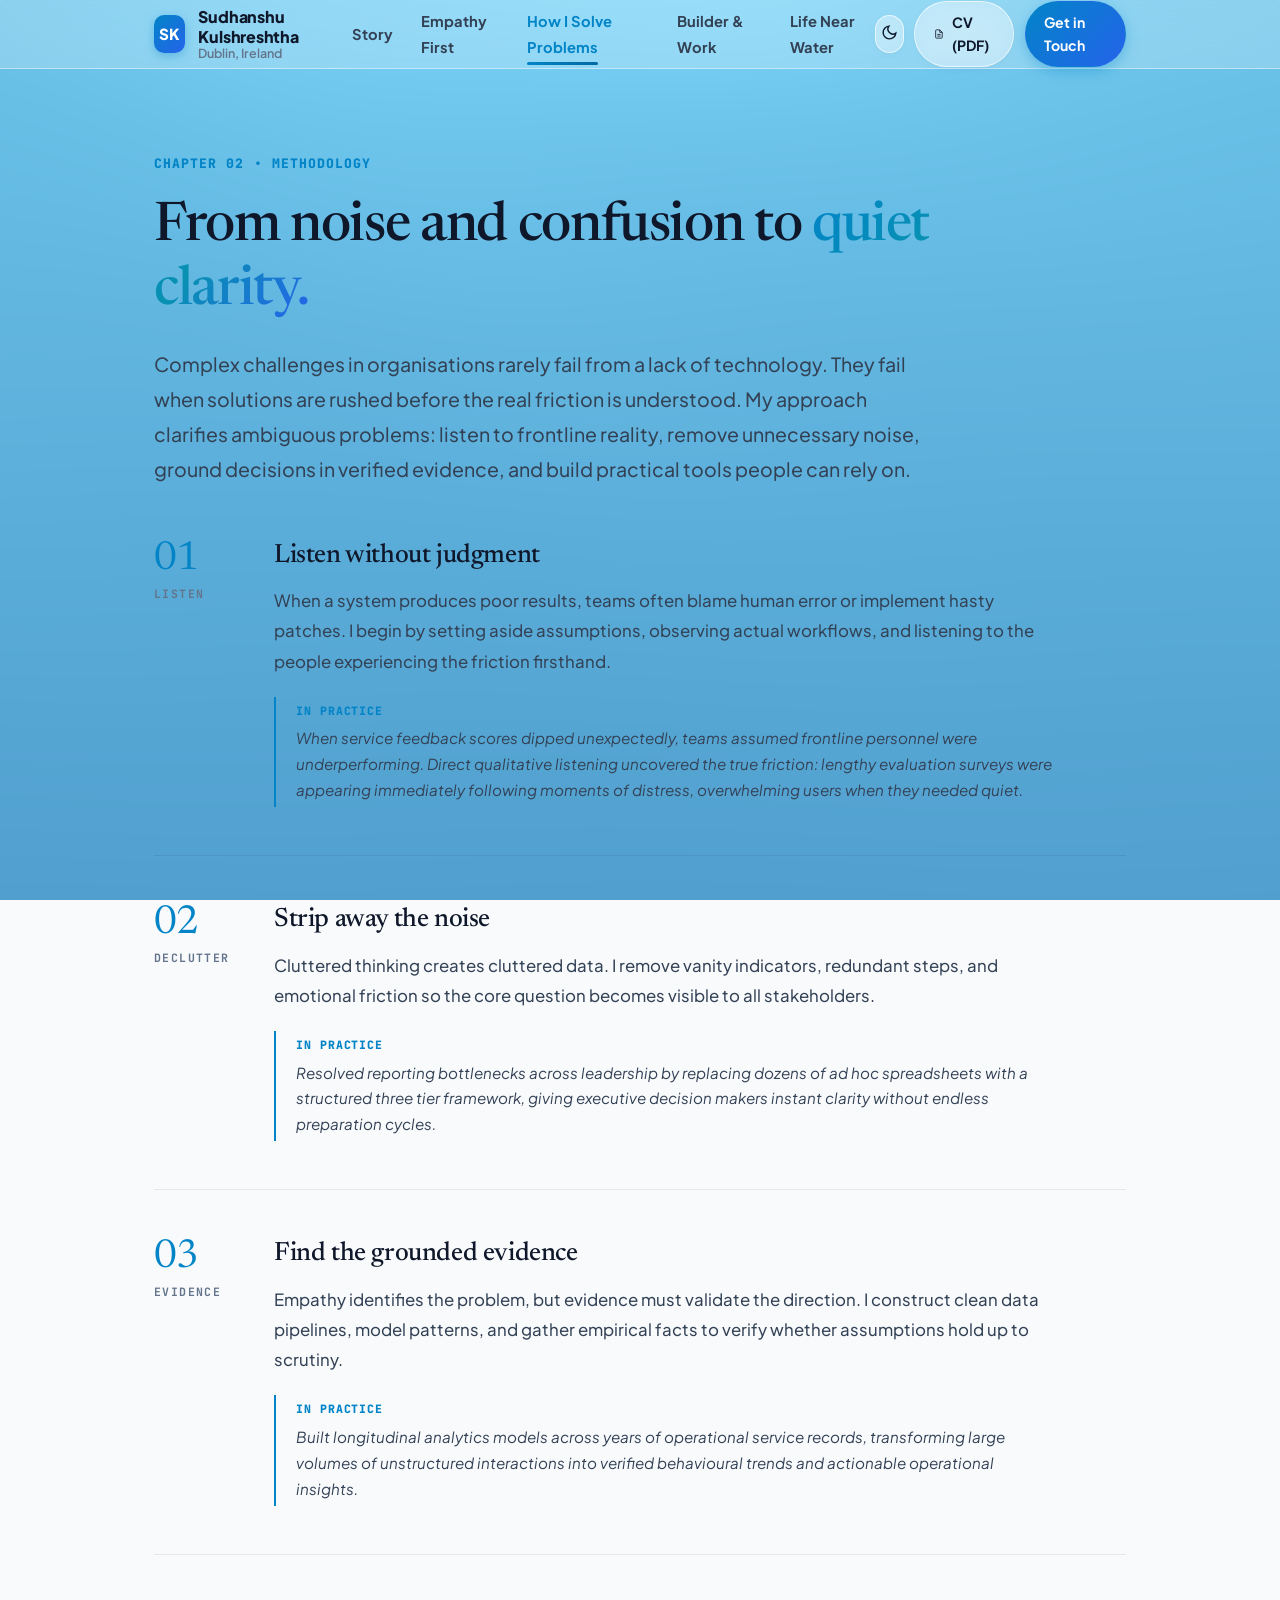
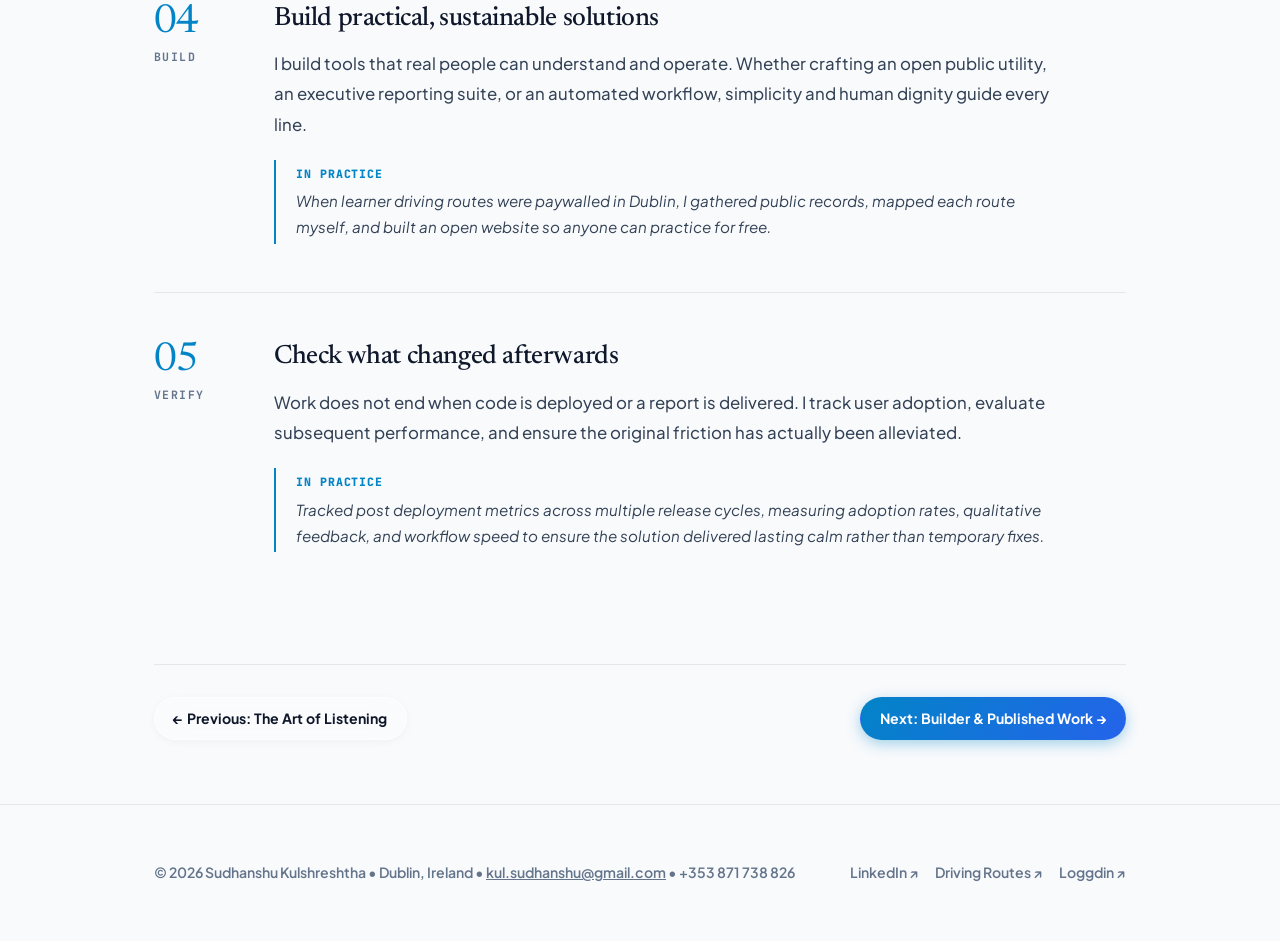
<file: how-i-work.html>
<!DOCTYPE html>
<html lang="en" data-theme="light">
<head>
  <meta charset="UTF-8">
  <meta name="viewport" content="width=device-width, initial-scale=1.0">
  <title>How I Solve Problems | Sudhanshu Kulshreshtha</title>
  <meta name="description" content="A five stage problem solving methodology moving from noise and confusion to quiet clarity.">
  <link rel="preconnect" href="https://fonts.googleapis.com">
  <link rel="preconnect" href="https://fonts.gstatic.com" crossorigin>
  <link href="https://fonts.googleapis.com/css2?family=Newsreader:ital,opsz,wght@0,6..72,400;0,6..72,500;0,6..72,600;1,6..72,400;1,6..72,500&family=Plus+Jakarta+Sans:wght@400;500;600;700;800&family=JetBrains+Mono:wght@500;700&display=swap" rel="stylesheet">
  <link rel="stylesheet" href="css/water.css">
</head>
<body>
  <div class="ambient-horizon"></div>

  <!-- Header Navigation -->
  <header class="site-header">
    <div class="container nav-row">
      <a href="index.html" class="brand-link">
        <div class="avatar-sea">SK</div>
        <div class="brand-meta">
          <h1>Sudhanshu Kulshreshtha</h1>
          <p>Dublin, Ireland</p>
        </div>
      </a>

      <nav>
        <ul class="nav-links">
          <li><a href="index.html" class="nav-item">Story</a></li>
          <li><a href="empathy.html" class="nav-item">Empathy First</a></li>
          <li><a href="how-i-work.html" class="nav-item active">How I Solve Problems</a></li>
          <li><a href="work.html" class="nav-item">Builder & Work</a></li>
          <li><a href="life.html" class="nav-item">Life Near Water</a></li>
        </ul>
      </nav>

      <div class="nav-controls">
        <button id="water-theme-toggle" class="btn-icon" aria-label="Toggle Theme" title="Toggle Sunrise or Twilight Theme">
          <span id="water-theme-icon">
            <svg width="17" height="17" viewBox="0 0 24 24" fill="none" stroke="currentColor" stroke-width="2"><path d="M21 12.79A9 9 0 1 1 11.21 3 7 7 0 0 0 21 12.79z"></path></svg>
          </span>
        </button>

        <a href="Sudhanshu_Kulshreshtha_Resume.pdf" download="Sudhanshu_Kulshreshtha_Resume.pdf" class="btn btn-outline nav-cta-cv">
          <svg width="14" height="14" viewBox="0 0 24 24" fill="none" stroke="currentColor" stroke-width="2"><path d="M14 2H6a2 2 0 0 0-2 2v16a2 2 0 0 0 2 2h12a2 2 0 0 0 2-2V8z"></path><polyline points="14 2 14 8 20 8"></polyline><line x1="16" y1="13" x2="8" y2="13"></line><line x1="16" y1="17" x2="8" y2="17"></line></svg>
          <span>CV (PDF)</span>
        </a>

        <a href="mailto:kul.sudhanshu@gmail.com" class="btn btn-primary nav-cta-contact">
          <span>Get in Touch</span>
        </a>

        <!-- Mobile Drawer Hamburger -->
        <button id="mobile-menu-trigger" class="btn-hamburger" aria-label="Open Navigation Menu" aria-expanded="false">
          <svg width="18" height="18" viewBox="0 0 24 24" fill="none" stroke="currentColor" stroke-width="2"><line x1="3" y1="12" x2="21" y2="12"></line><line x1="3" y1="6" x2="21" y2="6"></line><line x1="3" y1="18" x2="21" y2="18"></line></svg>
        </button>
      </div>
    </div>
  </header>

  <!-- Full-Screen Opaque Mobile Navigation Modal -->
  <div id="mobile-menu-modal" class="mobile-menu-modal" aria-label="Mobile Navigation" role="dialog" aria-modal="true">
    <div class="mobile-menu-top">
      <a href="index.html" class="brand-link">
        <div class="avatar-sea">SK</div>
        <div class="brand-meta">
          <h1>Sudhanshu Kulshreshtha</h1>
        </div>
      </a>
      <button id="mobile-menu-close" class="mobile-menu-close" aria-label="Close Navigation">
        <svg width="20" height="20" viewBox="0 0 24 24" fill="none" stroke="currentColor" stroke-width="2"><line x1="18" y1="6" x2="6" y2="18"></line><line x1="6" y1="6" x2="18" y2="18"></line></svg>
      </button>
    </div>

    <ul class="mobile-menu-list">
      <li class="mobile-menu-item">
        <a href="index.html">
          <span class="mobile-menu-num">00</span>
          <span class="mobile-menu-label">Story &amp; Prologue</span>
        </a>
      </li>
      <li class="mobile-menu-item">
        <a href="empathy.html">
          <span class="mobile-menu-num">01</span>
          <span class="mobile-menu-label">Empathy First</span>
        </a>
      </li>
      <li class="mobile-menu-item">
        <a href="how-i-work.html" class="active">
          <span class="mobile-menu-num">02</span>
          <span class="mobile-menu-label">How I Solve Problems</span>
        </a>
      </li>
      <li class="mobile-menu-item">
        <a href="work.html">
          <span class="mobile-menu-num">03</span>
          <span class="mobile-menu-label">Builder &amp; Published Work</span>
        </a>
      </li>
      <li class="mobile-menu-item">
        <a href="life.html">
          <span class="mobile-menu-num">04</span>
          <span class="mobile-menu-label">Life Near Water</span>
        </a>
      </li>
    </ul>

    <div class="mobile-menu-actions">
      <a href="Sudhanshu_Kulshreshtha_Resume.pdf" download="Sudhanshu_Kulshreshtha_Resume.pdf" class="btn btn-outline">
        <svg width="14" height="14" viewBox="0 0 24 24" fill="none" stroke="currentColor" stroke-width="2"><path d="M14 2H6a2 2 0 0 0-2 2v16a2 2 0 0 0 2 2h12a2 2 0 0 0 2-2V8z"></path><polyline points="14 2 14 8 20 8"></polyline><line x1="16" y1="13" x2="8" y2="13"></line><line x1="16" y1="17" x2="8" y2="17"></line></svg>
        <span>Download CV (PDF)</span>
      </a>
      <a href="mailto:kul.sudhanshu@gmail.com" class="btn btn-primary">
        <span>Get in Touch</span>
      </a>
    </div>
  </div>

  <main>
    <section class="page-hero">
      <div class="container">
        <div class="page-eyebrow">
          <span>Chapter 02 &bull; Methodology</span>
        </div>

        <h1 class="page-title">
          From noise and confusion to <span class="water-gradient-text">quiet clarity.</span>
        </h1>

        <p class="page-lede">
          Complex challenges in organisations rarely fail from a lack of technology. They fail when solutions are rushed before the real friction is understood. My approach clarifies ambiguous problems: listen to frontline reality, remove unnecessary noise, ground decisions in verified evidence, and build practical tools people can rely on.
        </p>

        <!-- Editorial Method Stream (Zero Clunky Boxes) -->
        <div class="method-stream">
          <article class="method-step">
            <div class="method-meta">
              <span class="method-num">01</span>
              <span class="method-tag">Listen</span>
            </div>
            <div class="method-body">
              <h2 class="method-title">Listen without judgment</h2>
              <p class="method-desc">
                When a system produces poor results, teams often blame human error or implement hasty patches. I begin by setting aside assumptions, observing actual workflows, and listening to the people experiencing the friction firsthand.
              </p>
              <div class="method-evidence">
                <span class="method-evidence-label">In Practice</span>
                <p>When service feedback scores dipped unexpectedly, teams assumed frontline personnel were underperforming. Direct qualitative listening uncovered the true friction: lengthy evaluation surveys were appearing immediately following moments of distress, overwhelming users when they needed quiet.</p>
              </div>
            </div>
          </article>

          <article class="method-step">
            <div class="method-meta">
              <span class="method-num">02</span>
              <span class="method-tag">Declutter</span>
            </div>
            <div class="method-body">
              <h2 class="method-title">Strip away the noise</h2>
              <p class="method-desc">
                Cluttered thinking creates cluttered data. I remove vanity indicators, redundant steps, and emotional friction so the core question becomes visible to all stakeholders.
              </p>
              <div class="method-evidence">
                <span class="method-evidence-label">In Practice</span>
                <p>Resolved reporting bottlenecks across leadership by replacing dozens of ad hoc spreadsheets with a structured three tier framework, giving executive decision makers instant clarity without endless preparation cycles.</p>
              </div>
            </div>
          </article>

          <article class="method-step">
            <div class="method-meta">
              <span class="method-num">03</span>
              <span class="method-tag">Evidence</span>
            </div>
            <div class="method-body">
              <h2 class="method-title">Find the grounded evidence</h2>
              <p class="method-desc">
                Empathy identifies the problem, but evidence must validate the direction. I construct clean data pipelines, model patterns, and gather empirical facts to verify whether assumptions hold up to scrutiny.
              </p>
              <div class="method-evidence">
                <span class="method-evidence-label">In Practice</span>
                <p>Built longitudinal analytics models across years of operational service records, transforming large volumes of unstructured interactions into verified behavioural trends and actionable operational insights.</p>
              </div>
            </div>
          </article>

          <article class="method-step">
            <div class="method-meta">
              <span class="method-num">04</span>
              <span class="method-tag">Build</span>
            </div>
            <div class="method-body">
              <h2 class="method-title">Build practical, sustainable solutions</h2>
              <p class="method-desc">
                I build tools that real people can understand and operate. Whether crafting an open public utility, an executive reporting suite, or an automated workflow, simplicity and human dignity guide every line.
              </p>
              <div class="method-evidence">
                <span class="method-evidence-label">In Practice</span>
                <p>When learner driving routes were paywalled in Dublin, I gathered public records, mapped each route myself, and built an open website so anyone can practice for free.</p>
              </div>
            </div>
          </article>

          <article class="method-step">
            <div class="method-meta">
              <span class="method-num">05</span>
              <span class="method-tag">Verify</span>
            </div>
            <div class="method-body">
              <h2 class="method-title">Check what changed afterwards</h2>
              <p class="method-desc">
                Work does not end when code is deployed or a report is delivered. I track user adoption, evaluate subsequent performance, and ensure the original friction has actually been alleviated.
              </p>
              <div class="method-evidence">
                <span class="method-evidence-label">In Practice</span>
                <p>Tracked post deployment metrics across multiple release cycles, measuring adoption rates, qualitative feedback, and workflow speed to ensure the solution delivered lasting calm rather than temporary fixes.</p>
              </div>
            </div>
          </article>
        </div>

        <!-- Next / Prev Chapter Navigation -->
        <div style="display: flex; justify-content: space-between; align-items: center; margin-top: 4rem; padding-top: 2rem; border-top: 1px solid var(--border-calm); flex-wrap: wrap; gap: 1rem;">
          <a href="empathy.html" class="btn btn-outline">&larr; Previous: The Art of Listening</a>
          <a href="work.html" class="btn btn-primary">Next: Builder & Published Work &rarr;</a>
        </div>
      </div>
    </section>
  </main>

  <!-- Footer -->
  <footer class="site-footer">
    <div class="container footer-content">
      <div>
        &copy; 2026 Sudhanshu Kulshreshtha &bull; Dublin, Ireland &bull; <a href="mailto:kul.sudhanshu@gmail.com" style="color: inherit; text-decoration: underline;">kul.sudhanshu@gmail.com</a> &bull; +353 871 738 826
      </div>
      <div style="display: flex; gap: 1rem;">
        <a href="https://linkedin.com/in/sudhanshu-kulshreshtha" target="_blank" rel="noopener noreferrer" style="color: inherit; text-decoration: none;">LinkedIn &nearr;</a>
        <a href="https://freedrivingtestroutes.netlify.app/" target="_blank" rel="noopener noreferrer" style="color: inherit; text-decoration: none;">Driving Routes &nearr;</a>
        <a href="https://loggdin.com" target="_blank" rel="noopener noreferrer" style="color: inherit; text-decoration: none;">Loggdin &nearr;</a>
      </div>
    </div>
  </footer>

  <script src="js/water-canvas.js"></script>
  <script src="js/water.js"></script>
</body>
</html>
</file>
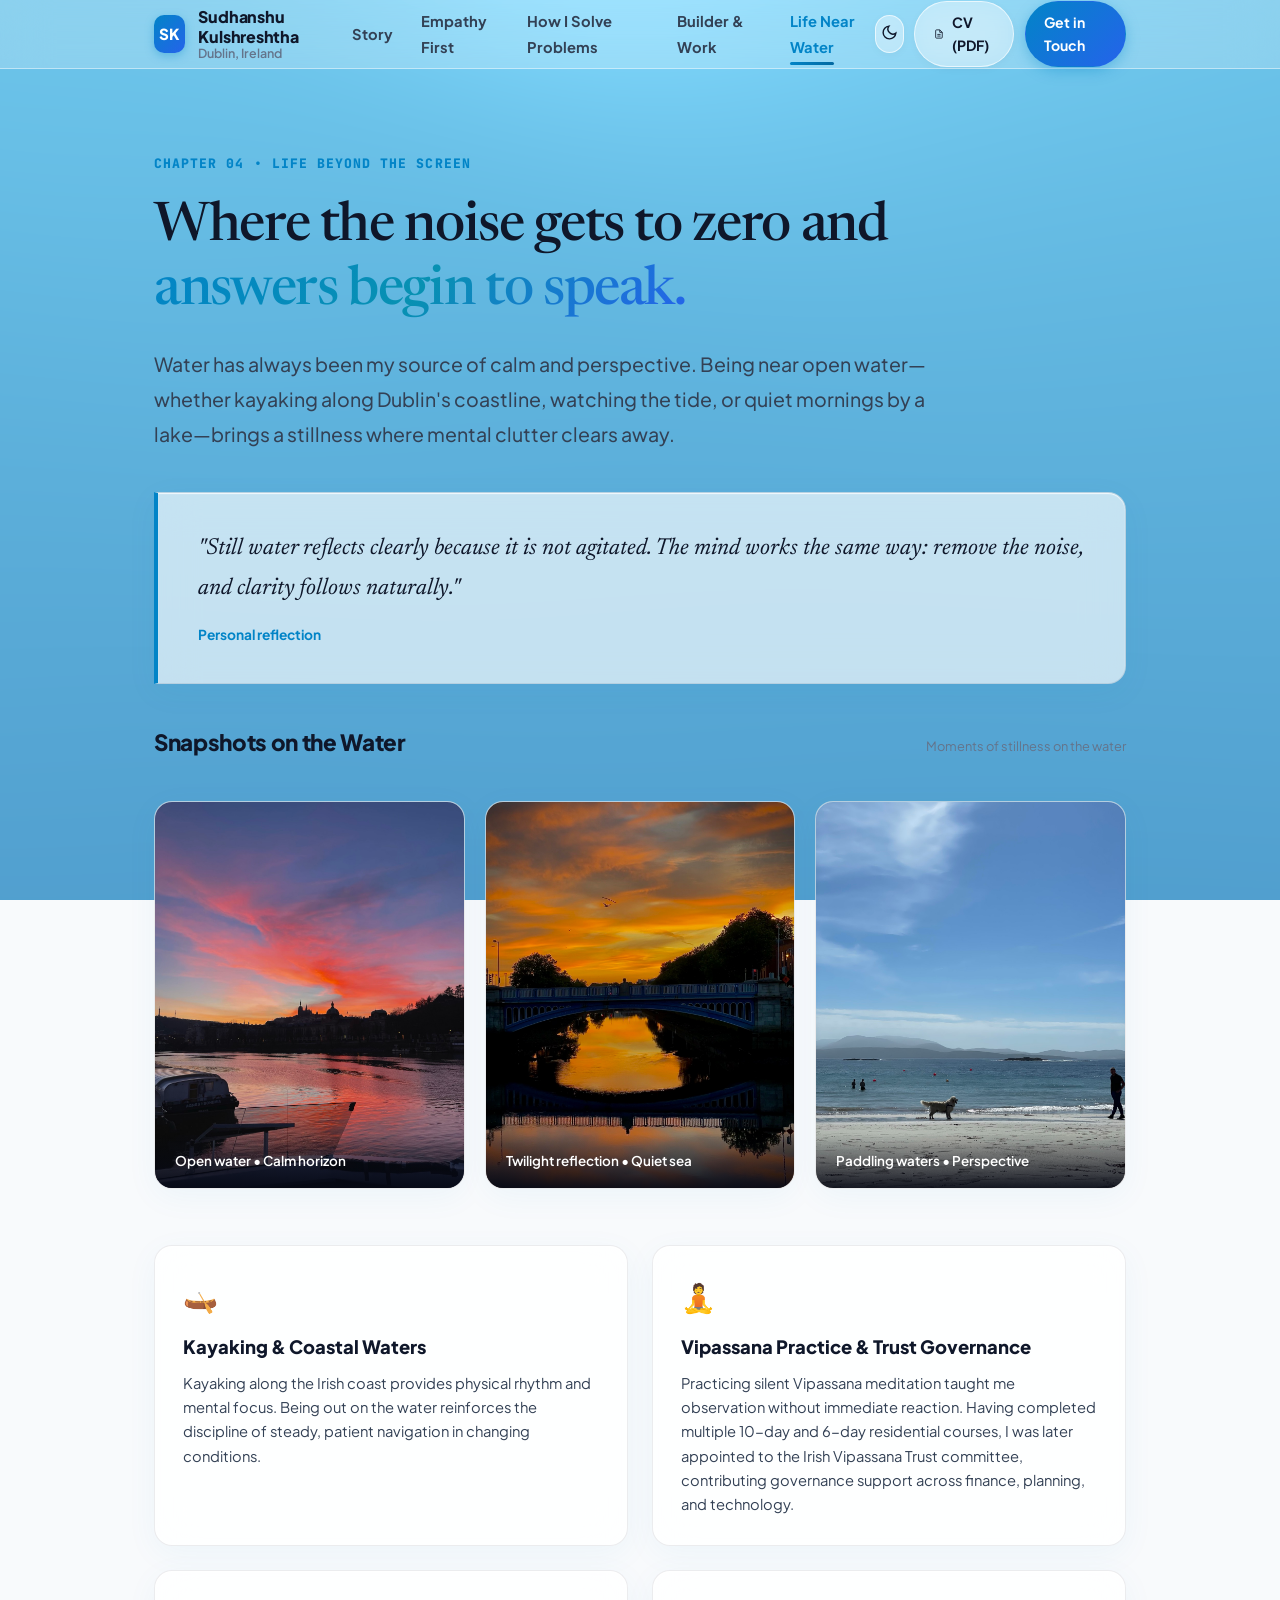
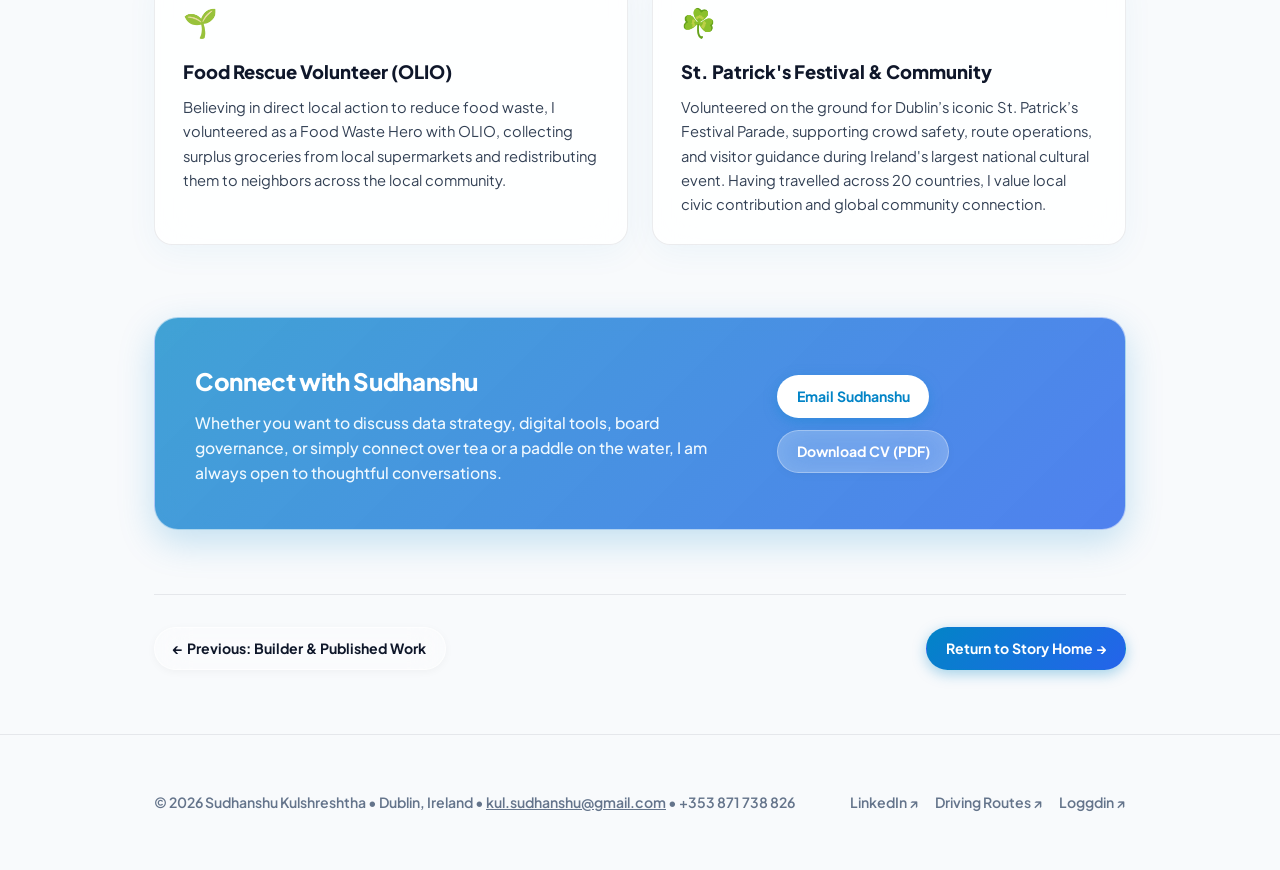
<file: life.html>
<!DOCTYPE html>
<html lang="en" data-theme="light">
<head>
  <meta charset="UTF-8">
  <meta name="viewport" content="width=device-width, initial-scale=1.0">
  <title>Life Near Water | Sudhanshu Kulshreshtha</title>
  <meta name="description" content="Water, stillness, kayaking, Vipassana practice, and community service.">
  <link rel="preconnect" href="https://fonts.googleapis.com">
  <link rel="preconnect" href="https://fonts.gstatic.com" crossorigin>
  <link href="https://fonts.googleapis.com/css2?family=Newsreader:ital,opsz,wght@0,6..72,400;0,6..72,500;0,6..72,600;1,6..72,400;1,6..72,500&family=Plus+Jakarta+Sans:wght@400;500;600;700;800&family=JetBrains+Mono:wght@500;700&display=swap" rel="stylesheet">
  <link rel="stylesheet" href="css/water.css">
</head>
<body>
  <div class="ambient-horizon"></div>

  <!-- Header Navigation -->
  <header class="site-header">
    <div class="container nav-row">
      <a href="index.html" class="brand-link">
        <div class="avatar-sea">SK</div>
        <div class="brand-meta">
          <h1>Sudhanshu Kulshreshtha</h1>
          <p>Dublin, Ireland</p>
        </div>
      </a>

      <nav>
        <ul class="nav-links">
          <li><a href="index.html" class="nav-item">Story</a></li>
          <li><a href="empathy.html" class="nav-item">Empathy First</a></li>
          <li><a href="how-i-work.html" class="nav-item">How I Solve Problems</a></li>
          <li><a href="work.html" class="nav-item">Builder & Work</a></li>
          <li><a href="life.html" class="nav-item active">Life Near Water</a></li>
        </ul>
      </nav>

      <div class="nav-controls">
        <button id="water-theme-toggle" class="btn-icon" aria-label="Toggle Theme" title="Toggle Sunrise or Twilight Theme">
          <span id="water-theme-icon">
            <svg width="17" height="17" viewBox="0 0 24 24" fill="none" stroke="currentColor" stroke-width="2"><path d="M21 12.79A9 9 0 1 1 11.21 3 7 7 0 0 0 21 12.79z"></path></svg>
          </span>
        </button>

        <a href="Sudhanshu_Kulshreshtha_Resume.pdf" download="Sudhanshu_Kulshreshtha_Resume.pdf" class="btn btn-outline nav-cta-cv">
          <svg width="14" height="14" viewBox="0 0 24 24" fill="none" stroke="currentColor" stroke-width="2"><path d="M14 2H6a2 2 0 0 0-2 2v16a2 2 0 0 0 2 2h12a2 2 0 0 0 2-2V8z"></path><polyline points="14 2 14 8 20 8"></polyline><line x1="16" y1="13" x2="8" y2="13"></line><line x1="16" y1="17" x2="8" y2="17"></line></svg>
          <span>CV (PDF)</span>
        </a>

        <a href="mailto:kul.sudhanshu@gmail.com" class="btn btn-primary nav-cta-contact">
          <span>Get in Touch</span>
        </a>

        <!-- Mobile Drawer Hamburger -->
        <button id="mobile-menu-trigger" class="btn-hamburger" aria-label="Open Navigation Menu" aria-expanded="false">
          <svg width="18" height="18" viewBox="0 0 24 24" fill="none" stroke="currentColor" stroke-width="2"><line x1="3" y1="12" x2="21" y2="12"></line><line x1="3" y1="6" x2="21" y2="6"></line><line x1="3" y1="18" x2="21" y2="18"></line></svg>
        </button>
      </div>
    </div>
  </header>

  <!-- Full-Screen Opaque Mobile Navigation Modal -->
  <div id="mobile-menu-modal" class="mobile-menu-modal" aria-label="Mobile Navigation" role="dialog" aria-modal="true">
    <div class="mobile-menu-top">
      <a href="index.html" class="brand-link">
        <div class="avatar-sea">SK</div>
        <div class="brand-meta">
          <h1>Sudhanshu Kulshreshtha</h1>
        </div>
      </a>
      <button id="mobile-menu-close" class="mobile-menu-close" aria-label="Close Navigation">
        <svg width="20" height="20" viewBox="0 0 24 24" fill="none" stroke="currentColor" stroke-width="2"><line x1="18" y1="6" x2="6" y2="18"></line><line x1="6" y1="6" x2="18" y2="18"></line></svg>
      </button>
    </div>

    <ul class="mobile-menu-list">
      <li class="mobile-menu-item">
        <a href="index.html">
          <span class="mobile-menu-num">00</span>
          <span class="mobile-menu-label">Story &amp; Prologue</span>
        </a>
      </li>
      <li class="mobile-menu-item">
        <a href="empathy.html">
          <span class="mobile-menu-num">01</span>
          <span class="mobile-menu-label">Empathy First</span>
        </a>
      </li>
      <li class="mobile-menu-item">
        <a href="how-i-work.html">
          <span class="mobile-menu-num">02</span>
          <span class="mobile-menu-label">How I Solve Problems</span>
        </a>
      </li>
      <li class="mobile-menu-item">
        <a href="work.html">
          <span class="mobile-menu-num">03</span>
          <span class="mobile-menu-label">Builder &amp; Published Work</span>
        </a>
      </li>
      <li class="mobile-menu-item">
        <a href="life.html" class="active">
          <span class="mobile-menu-num">04</span>
          <span class="mobile-menu-label">Life Near Water</span>
        </a>
      </li>
    </ul>

    <div class="mobile-menu-actions">
      <a href="Sudhanshu_Kulshreshtha_Resume.pdf" download="Sudhanshu_Kulshreshtha_Resume.pdf" class="btn btn-outline">
        <svg width="14" height="14" viewBox="0 0 24 24" fill="none" stroke="currentColor" stroke-width="2"><path d="M14 2H6a2 2 0 0 0-2 2v16a2 2 0 0 0 2 2h12a2 2 0 0 0 2-2V8z"></path><polyline points="14 2 14 8 20 8"></polyline><line x1="16" y1="13" x2="8" y2="13"></line><line x1="16" y1="17" x2="8" y2="17"></line></svg>
        <span>Download CV (PDF)</span>
      </a>
      <a href="mailto:kul.sudhanshu@gmail.com" class="btn btn-primary">
        <span>Get in Touch</span>
      </a>
    </div>
  </div>

  <main>
    <section class="page-hero">
      <div class="container">
        <div class="page-eyebrow">
          <span>Chapter 04 &bull; Life Beyond the Screen</span>
        </div>

        <h1 class="page-title">
          Where the noise gets to zero and <span class="water-gradient-text">answers begin to speak.</span>
        </h1>

        <p class="page-lede">
          Water has always been my source of calm and perspective. Being near open water—whether kayaking along Dublin's coastline, watching the tide, or quiet mornings by a lake—brings a stillness where mental clutter clears away.
        </p>

        <!-- Guiding Ideology -->
        <div class="story-quote-box">
          <div class="story-quote-text">
            "Still water reflects clearly because it is not agitated. The mind works the same way: remove the noise, and clarity follows naturally."
          </div>
          <div class="story-quote-meta">
            Personal reflection
          </div>
        </div>

        <!-- Water Photography Vignette -->
        <div style="margin: 2.5rem 0;">
          <div style="display: flex; align-items: baseline; justify-content: space-between; margin-bottom: 1rem;">
            <h2 style="font-size: 1.4rem; font-weight: 800; color: var(--text-lead); letter-spacing: -0.015em;">
              Snapshots on the Water
            </h2>
            <span style="font-size: 0.8rem; color: var(--text-muted);">
              Moments of stillness on the water
            </span>
          </div>

          <div class="photo-vignette-grid">
            <div class="photo-vignette-card">
              <img src="assets/water_1_web.jpg" alt="Calm open water" loading="lazy">
              <div class="photo-vignette-caption">Open water &bull; Calm horizon</div>
            </div>
            <div class="photo-vignette-card">
              <img src="assets/water_2_web.jpg" alt="Sunset and water reflection" loading="lazy">
              <div class="photo-vignette-caption">Twilight reflection &bull; Quiet sea</div>
            </div>
            <div class="photo-vignette-card">
              <img src="assets/water_3_web.jpg" alt="Exploring waters by kayak" loading="lazy">
              <div class="photo-vignette-caption">Paddling waters &bull; Perspective</div>
            </div>
          </div>
        </div>

        <!-- Narrative Blocks on Life, Meditation & Community -->
        <div class="life-pillars-grid">
          <div class="stat-water-card" style="padding: 1.75rem;">
            <div style="font-size: 1.75rem; margin-bottom: 0.75rem;">🛶</div>
            <h3 style="font-size: 1.15rem; font-weight: 800; color: var(--text-lead); margin-bottom: 0.5rem;">
              Kayaking &amp; Coastal Waters
            </h3>
            <p style="font-size: 0.92rem; line-height: 1.65; color: var(--text-body);">
              Kayaking along the Irish coast provides physical rhythm and mental focus. Being out on the water reinforces the discipline of steady, patient navigation in changing conditions.
            </p>
          </div>

          <div class="stat-water-card" style="padding: 1.75rem;">
            <div style="font-size: 1.75rem; margin-bottom: 0.75rem;">🧘</div>
            <h3 style="font-size: 1.15rem; font-weight: 800; color: var(--text-lead); margin-bottom: 0.5rem;">
              Vipassana Practice &amp; Trust Governance
            </h3>
            <p style="font-size: 0.92rem; line-height: 1.65; color: var(--text-body);">
              Practicing silent Vipassana meditation taught me observation without immediate reaction. Having completed multiple 10-day and 6-day residential courses, I was later appointed to the Irish Vipassana Trust committee, contributing governance support across finance, planning, and technology.
            </p>
          </div>

          <div class="stat-water-card" style="padding: 1.75rem;">
            <div style="font-size: 1.75rem; margin-bottom: 0.75rem;">🌱</div>
            <h3 style="font-size: 1.15rem; font-weight: 800; color: var(--text-lead); margin-bottom: 0.5rem;">
              Food Rescue Volunteer (OLIO)
            </h3>
            <p style="font-size: 0.92rem; line-height: 1.65; color: var(--text-body);">
              Believing in direct local action to reduce food waste, I volunteered as a Food Waste Hero with OLIO, collecting surplus groceries from local supermarkets and redistributing them to neighbors across the local community.
            </p>
          </div>

          <div class="stat-water-card" style="padding: 1.75rem;">
            <div style="font-size: 1.75rem; margin-bottom: 0.75rem;">☘️</div>
            <h3 style="font-size: 1.15rem; font-weight: 800; color: var(--text-lead); margin-bottom: 0.5rem;">
              St. Patrick's Festival &amp; Community
            </h3>
            <p style="font-size: 0.92rem; line-height: 1.65; color: var(--text-body);">
              Volunteered on the ground for Dublin’s iconic St. Patrick’s Festival Parade, supporting crowd safety, route operations, and visitor guidance during Ireland's largest national cultural event. Having travelled across 20 countries, I value local civic contribution and global community connection.
            </p>
          </div>
        </div>

        <!-- Resume Dossier Callout -->
        <div class="resume-dossier-callout">
          <div>
            <h3>Connect with Sudhanshu</h3>
            <p>
              Whether you want to discuss data strategy, digital tools, board governance, or simply connect over tea or a paddle on the water, I am always open to thoughtful conversations.
            </p>
          </div>
          <div style="display: flex; gap: 0.75rem; flex-wrap: wrap;">
            <a href="mailto:kul.sudhanshu@gmail.com" class="btn btn-primary">
              <span>Email Sudhanshu</span>
            </a>
            <a href="Sudhanshu_Kulshreshtha_Resume.pdf" download="Sudhanshu_Kulshreshtha_Resume.pdf" class="btn btn-outline" style="color: #ffffff; border-color: rgba(255,255,255,0.3);">
              <span>Download CV (PDF)</span>
            </a>
          </div>
        </div>

        <!-- Navigation Buttons -->
        <div style="display: flex; justify-content: space-between; align-items: center; margin-top: 4rem; padding-top: 2rem; border-top: 1px solid var(--border-calm); flex-wrap: wrap; gap: 1rem;">
          <a href="work.html" class="btn btn-outline">&larr; Previous: Builder & Published Work</a>
          <a href="index.html" class="btn btn-primary">Return to Story Home &rarr;</a>
        </div>
      </div>
    </section>
  </main>

  <!-- Footer -->
  <footer class="site-footer">
    <div class="container footer-content">
      <div>
        &copy; 2026 Sudhanshu Kulshreshtha &bull; Dublin, Ireland &bull; <a href="mailto:kul.sudhanshu@gmail.com" style="color: inherit; text-decoration: underline;">kul.sudhanshu@gmail.com</a> &bull; +353 871 738 826
      </div>
      <div style="display: flex; gap: 1rem;">
        <a href="https://linkedin.com/in/sudhanshu-kulshreshtha" target="_blank" rel="noopener noreferrer" style="color: inherit; text-decoration: none;">LinkedIn &nearr;</a>
        <a href="https://freedrivingtestroutes.netlify.app/" target="_blank" rel="noopener noreferrer" style="color: inherit; text-decoration: none;">Driving Routes &nearr;</a>
        <a href="https://loggdin.com" target="_blank" rel="noopener noreferrer" style="color: inherit; text-decoration: none;">Loggdin &nearr;</a>
      </div>
    </div>
  </footer>

  <script src="js/water-canvas.js"></script>
  <script src="js/water.js"></script>
</body>
</html>
</file>
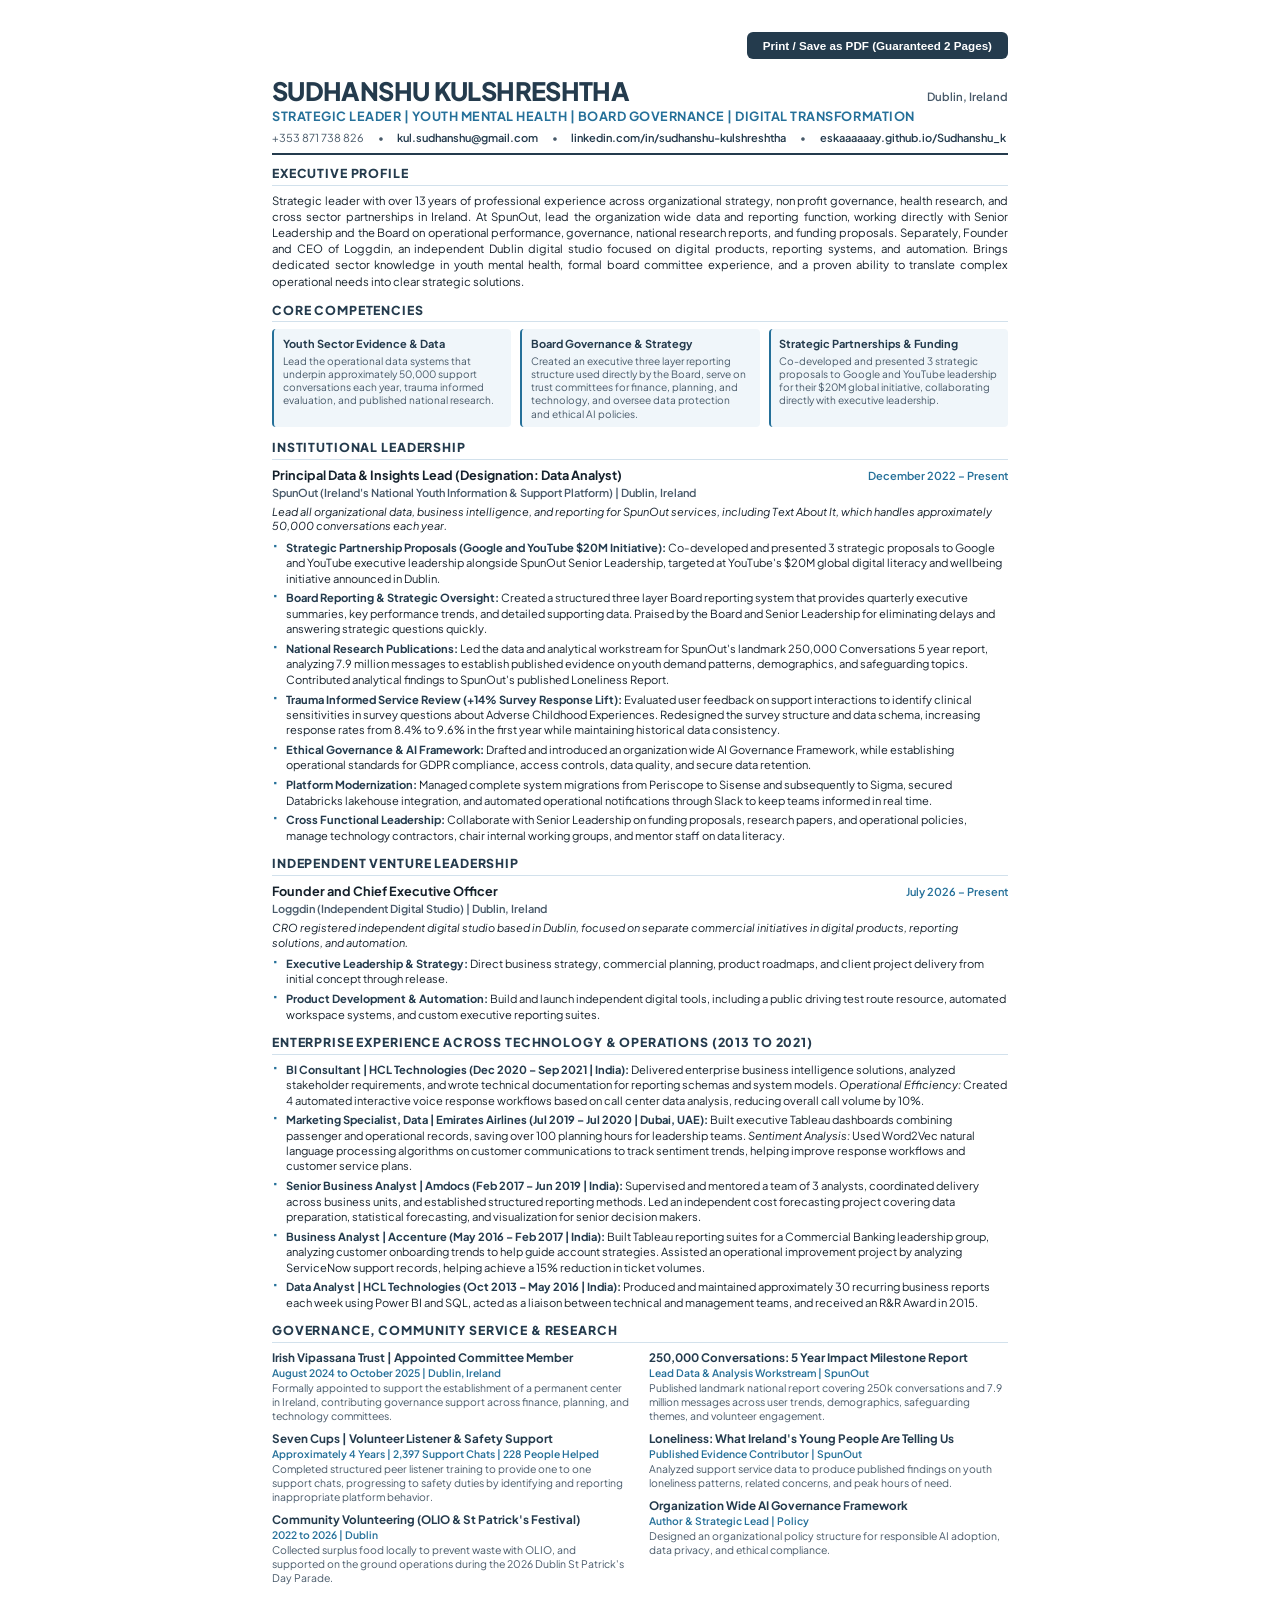
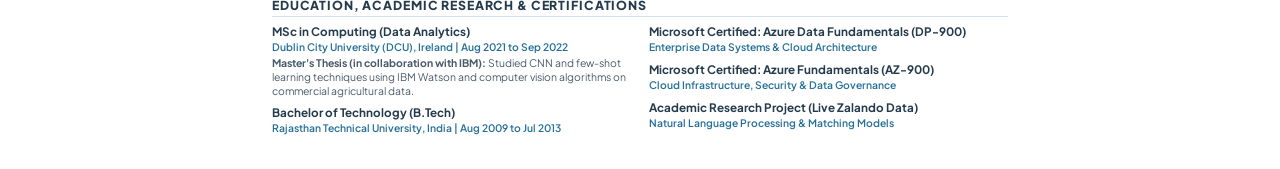
<file: resume.html>
<!DOCTYPE html>
<html lang="en">
<head>
  <meta charset="UTF-8">
  <meta name="viewport" content="width=device-width, initial-scale=1.0">
  <title>Sudhanshu Kulshreshtha - Executive Resume</title>
  <link rel="preconnect" href="https://fonts.googleapis.com">
  <link rel="preconnect" href="https://fonts.gstatic.com" crossorigin>
  <link href="https://fonts.googleapis.com/css2?family=Plus+Jakarta+Sans:wght@400;500;600;700;800&display=swap" rel="stylesheet">
  <style>
    :root {
      --calm-slate-deep: #243B4D;
      --calm-cerulean: #257099;
      --calm-light-blue: #F0F6FA;
      --text-main: #14202B;
      --text-muted: #485A6A;
      --border-color: #D2E1EC;
    }

    * {
      box-sizing: border-box;
      margin: 0;
      padding: 0;
    }

    body {
      font-family: 'Plus Jakarta Sans', -apple-system, BlinkMacSystemFont, 'Segoe UI', Roboto, sans-serif;
      color: var(--text-main);
      background: #FFFFFF;
      line-height: 1.36;
      font-size: 8.75pt;
      padding: 2rem;
      max-width: 800px;
      margin: 0 auto;
    }

    /* Print Setup for Guaranteed 2 Pages */
    @page {
      size: A4;
      margin: 10mm 13mm;
    }

    @media print {
      html, body {
        padding: 0 !important;
        margin: 0 !important;
        background: #FFFFFF !important;
        font-size: 8.5pt !important;
        line-height: 1.34 !important;
      }
      .no-print {
        display: none !important;
      }
      .page-2-start {
        page-break-before: always !important;
        break-before: page !important;
      }
      .avoid-break {
        page-break-inside: avoid !important;
        break-inside: avoid !important;
      }
    }

    /* Header */
    .resume-header {
      border-bottom: 2px solid var(--calm-slate-deep);
      padding-bottom: 0.45rem;
      margin-bottom: 0.65rem;
    }

    .name-title-row {
      display: flex;
      justify-content: space-between;
      align-items: baseline;
      margin-bottom: 0.2rem;
    }

    .candidate-name {
      font-size: 19pt;
      font-weight: 800;
      letter-spacing: -0.025em;
      color: var(--calm-slate-deep);
      line-height: 1;
    }

    .candidate-location {
      font-size: 8.5pt;
      font-weight: 600;
      color: var(--text-muted);
    }

    .candidate-tagline {
      font-size: 9.5pt;
      font-weight: 700;
      color: var(--calm-cerulean);
      text-transform: uppercase;
      letter-spacing: 0.04em;
      margin-bottom: 0.35rem;
    }

    .contact-bar {
      display: flex;
      flex-wrap: wrap;
      gap: 0.85rem;
      font-size: 8.25pt;
      color: var(--text-muted);
    }

    .contact-bar a {
      color: var(--calm-slate-deep);
      text-decoration: none;
      font-weight: 600;
    }

    /* Section Styling */
    .section {
      margin-bottom: 0.75rem;
    }

    .section-title {
      font-size: 9.25pt;
      font-weight: 800;
      text-transform: uppercase;
      letter-spacing: 0.07em;
      color: var(--calm-slate-deep);
      border-bottom: 1px solid var(--border-color);
      padding-bottom: 0.18rem;
      margin-bottom: 0.45rem;
    }

    .executive-summary {
      font-size: 8.5pt;
      color: var(--text-main);
      line-height: 1.42;
      text-align: justify;
    }

    /* Core Pillars Strip */
    .pillars-grid {
      display: grid;
      grid-template-columns: repeat(3, 1fr);
      gap: 0.55rem;
      margin-bottom: 0.15rem;
    }

    .pillar-box {
      background: var(--calm-light-blue);
      border-left: 2.5px solid var(--calm-cerulean);
      padding: 0.45rem 0.55rem;
      border-radius: 4px;
    }

    .pillar-box h4 {
      font-size: 8.25pt;
      font-weight: 700;
      color: var(--calm-slate-deep);
      margin-bottom: 0.15rem;
    }

    .pillar-box p {
      font-size: 7.6pt;
      color: var(--text-muted);
      line-height: 1.3;
    }

    /* Experience Items */
    .exp-item {
      margin-bottom: 0.65rem;
    }

    .exp-item:last-child {
      margin-bottom: 0;
    }

    .exp-header {
      display: flex;
      justify-content: space-between;
      align-items: baseline;
      margin-bottom: 0.1rem;
    }

    .exp-role {
      font-size: 9.5pt;
      font-weight: 700;
      color: var(--text-main);
    }

    .exp-dates {
      font-size: 8.25pt;
      font-weight: 600;
      color: var(--calm-cerulean);
    }

    .exp-sub {
      font-size: 8.25pt;
      font-weight: 600;
      color: var(--text-muted);
      margin-bottom: 0.25rem;
    }

    .exp-scope {
      font-size: 8.25pt;
      color: var(--text-main);
      margin-bottom: 0.35rem;
      font-style: italic;
      line-height: 1.35;
    }

    .bullet-list {
      list-style: none;
      padding-left: 0;
    }

    .bullet-list li {
      position: relative;
      padding-left: 0.85rem;
      margin-bottom: 0.28rem;
      font-size: 8.35pt;
      color: var(--text-main);
      line-height: 1.38;
    }

    .bullet-list li::before {
      content: "▪";
      position: absolute;
      left: 0.1rem;
      color: var(--calm-cerulean);
      font-size: 7pt;
      top: -1px;
    }

    .bullet-list li strong {
      color: var(--calm-slate-deep);
    }

    /* Two Column Layout */
    .two-col-grid {
      display: grid;
      grid-template-columns: 1fr 1fr;
      gap: 1.15rem;
    }

    .col-item {
      margin-bottom: 0.5rem;
    }

    .col-item:last-child {
      margin-bottom: 0;
    }

    .item-title {
      font-size: 8.75pt;
      font-weight: 700;
      color: var(--calm-slate-deep);
    }

    .item-sub {
      font-size: 7.75pt;
      font-weight: 600;
      color: var(--calm-cerulean);
      margin-bottom: 0.1rem;
    }

    .item-desc {
      font-size: 7.85pt;
      color: var(--text-muted);
      line-height: 1.32;
    }

    .print-bar {
      margin-bottom: 1.25rem;
      display: flex;
      justify-content: flex-end;
      gap: 0.75rem;
    }

    .btn-print {
      background: var(--calm-slate-deep);
      color: #FFFFFF;
      padding: 0.45rem 1rem;
      border-radius: 6px;
      font-size: 8.75pt;
      font-weight: 600;
      cursor: pointer;
      border: none;
    }
  </style>
</head>
<body>

  <!-- Screen-only Print Bar -->
  <div class="print-bar no-print">
    <button onclick="window.print()" class="btn-print">Print / Save as PDF (Guaranteed 2 Pages)</button>
  </div>

  <!-- ================================================================= -->
  <!-- PAGE 1: Executive Profile, Competencies & SpunOut Institutional Leadership -->
  <!-- ================================================================= -->
  <div class="page-1-wrapper">
    <!-- Header -->
    <header class="resume-header">
      <div class="name-title-row">
        <h1 class="candidate-name">SUDHANSHU KULSHRESHTHA</h1>
        <span class="candidate-location">Dublin, Ireland</span>
      </div>
      <div class="candidate-tagline">
        Strategic Leader | Youth Mental Health | Board Governance | Digital Transformation
      </div>
      <div class="contact-bar">
        <span>+353 871 738 826</span>
        <span>•</span>
        <a href="mailto:kul.sudhanshu@gmail.com">kul.sudhanshu@gmail.com</a>
        <span>•</span>
        <a href="https://linkedin.com/in/sudhanshu-kulshreshtha" target="_blank">linkedin.com/in/sudhanshu-kulshreshtha</a>
        <span>•</span>
        <a href="https://eskaaaaaay.github.io/Sudhanshu_k" target="_blank">eskaaaaaay.github.io/Sudhanshu_k</a>
      </div>
    </header>

    <!-- Executive Profile -->
    <section class="section">
      <div class="section-title">Executive Profile</div>
      <p class="executive-summary">
        Strategic leader with over 13 years of professional experience across organizational strategy, non profit governance, health research, and cross sector partnerships in Ireland. At SpunOut, lead the organization wide data and reporting function, working directly with Senior Leadership and the Board on operational performance, governance, national research reports, and funding proposals. Separately, Founder and CEO of Loggdin, an independent Dublin digital studio focused on digital products, reporting systems, and automation. Brings dedicated sector knowledge in youth mental health, formal board committee experience, and a proven ability to translate complex operational needs into clear strategic solutions.
      </p>
    </section>

    <!-- Core Competencies -->
    <section class="section">
      <div class="section-title">Core Competencies</div>
      <div class="pillars-grid">
        <div class="pillar-box">
          <h4>Youth Sector Evidence & Data</h4>
          <p>Lead the operational data systems that underpin approximately 50,000 support conversations each year, trauma informed evaluation, and published national research.</p>
        </div>
        <div class="pillar-box">
          <h4>Board Governance & Strategy</h4>
          <p>Created an executive three layer reporting structure used directly by the Board, serve on trust committees for finance, planning, and technology, and oversee data protection and ethical AI policies.</p>
        </div>
        <div class="pillar-box">
          <h4>Strategic Partnerships & Funding</h4>
          <p>Co-developed and presented 3 strategic proposals to Google and YouTube leadership for their $20M global initiative, collaborating directly with executive leadership.</p>
        </div>
      </div>
    </section>

    <!-- Institutional Leadership: SpunOut -->
    <section class="section">
      <div class="section-title">Institutional Leadership</div>

      <div class="exp-item">
        <div class="exp-header">
          <span class="exp-role">Principal Data & Insights Lead (Designation: Data Analyst)</span>
          <span class="exp-dates">December 2022 – Present</span>
        </div>
        <div class="exp-sub">SpunOut (Ireland's National Youth Information & Support Platform) | Dublin, Ireland</div>
        <p class="exp-scope">
          Lead all organizational data, business intelligence, and reporting for SpunOut services, including Text About It, which handles approximately 50,000 conversations each year.
        </p>
        <ul class="bullet-list">
          <li><strong>Strategic Partnership Proposals (Google and YouTube $20M Initiative):</strong> Co-developed and presented 3 strategic proposals to Google and YouTube executive leadership alongside SpunOut Senior Leadership, targeted at YouTube's $20M global digital literacy and wellbeing initiative announced in Dublin.</li>
          <li><strong>Board Reporting & Strategic Oversight:</strong> Created a structured three layer Board reporting system that provides quarterly executive summaries, key performance trends, and detailed supporting data. Praised by the Board and Senior Leadership for eliminating delays and answering strategic questions quickly.</li>
          <li><strong>National Research Publications:</strong> Led the data and analytical workstream for SpunOut's landmark 250,000 Conversations 5 year report, analyzing 7.9 million messages to establish published evidence on youth demand patterns, demographics, and safeguarding topics. Contributed analytical findings to SpunOut's published Loneliness Report.</li>
          <li><strong>Trauma Informed Service Review (+14% Survey Response Lift):</strong> Evaluated user feedback on support interactions to identify clinical sensitivities in survey questions about Adverse Childhood Experiences. Redesigned the survey structure and data schema, increasing response rates from 8.4% to 9.6% in the first year while maintaining historical data consistency.</li>
          <li><strong>Ethical Governance & AI Framework:</strong> Drafted and introduced an organization wide AI Governance Framework, while establishing operational standards for GDPR compliance, access controls, data quality, and secure data retention.</li>
          <li><strong>Platform Modernization:</strong> Managed complete system migrations from Periscope to Sisense and subsequently to Sigma, secured Databricks lakehouse integration, and automated operational notifications through Slack to keep teams informed in real time.</li>
          <li><strong>Cross Functional Leadership:</strong> Collaborate with Senior Leadership on funding proposals, research papers, and operational policies, manage technology contractors, chair internal working groups, and mentor staff on data literacy.</li>
        </ul>
      </div>
    </section>
  </div>

  <!-- ================================================================= -->
  <!-- PAGE 2: Independent Venture Leadership, Enterprise Experience, Governance & Education -->
  <!-- ================================================================= -->
  <div class="page-2-start">
    <!-- Independent Venture Leadership: Loggdin -->
    <section class="section">
      <div class="section-title">Independent Venture Leadership</div>

      <div class="exp-item">
        <div class="exp-header">
          <span class="exp-role">Founder and Chief Executive Officer</span>
          <span class="exp-dates">July 2026 – Present</span>
        </div>
        <div class="exp-sub">Loggdin (Independent Digital Studio) | Dublin, Ireland</div>
        <p class="exp-scope">
          CRO registered independent digital studio based in Dublin, focused on separate commercial initiatives in digital products, reporting solutions, and automation.
        </p>
        <ul class="bullet-list">
          <li><strong>Executive Leadership & Strategy:</strong> Direct business strategy, commercial planning, product roadmaps, and client project delivery from initial concept through release.</li>
          <li><strong>Product Development & Automation:</strong> Build and launch independent digital tools, including a public driving test route resource, automated workspace systems, and custom executive reporting suites.</li>
        </ul>
      </div>
    </section>

    <!-- Enterprise Experience Across Technology & Operations (2013 to 2021) -->
    <section class="section">
      <div class="section-title">Enterprise Experience Across Technology & Operations (2013 to 2021)</div>
      <div class="exp-item">
        <ul class="bullet-list">
          <li><strong>BI Consultant | HCL Technologies (Dec 2020 – Sep 2021 | India):</strong> Delivered enterprise business intelligence solutions, analyzed stakeholder requirements, and wrote technical documentation for reporting schemas and system models. <em>Operational Efficiency:</em> Created 4 automated interactive voice response workflows based on call center data analysis, reducing overall call volume by 10%.</li>
          <li><strong>Marketing Specialist, Data | Emirates Airlines (Jul 2019 – Jul 2020 | Dubai, UAE):</strong> Built executive Tableau dashboards combining passenger and operational records, saving over 100 planning hours for leadership teams. <em>Sentiment Analysis:</em> Used Word2Vec natural language processing algorithms on customer communications to track sentiment trends, helping improve response workflows and customer service plans.</li>
          <li><strong>Senior Business Analyst | Amdocs (Feb 2017 – Jun 2019 | India):</strong> Supervised and mentored a team of 3 analysts, coordinated delivery across business units, and established structured reporting methods. Led an independent cost forecasting project covering data preparation, statistical forecasting, and visualization for senior decision makers.</li>
          <li><strong>Business Analyst | Accenture (May 2016 – Feb 2017 | India):</strong> Built Tableau reporting suites for a Commercial Banking leadership group, analyzing customer onboarding trends to help guide account strategies. Assisted an operational improvement project by analyzing ServiceNow support records, helping achieve a 15% reduction in ticket volumes.</li>
          <li><strong>Data Analyst | HCL Technologies (Oct 2013 – May 2016 | India):</strong> Produced and maintained approximately 30 recurring business reports each week using Power BI and SQL, acted as a liaison between technical and management teams, and received an R&amp;R Award in 2015.</li>
        </ul>
      </div>
    </section>

    <!-- Governance, Community Service & Research -->
    <section class="section">
      <div class="section-title">Governance, Community Service & Research</div>
      <div class="two-col-grid">
        <div>
          <div class="col-item">
            <div class="item-title">Irish Vipassana Trust | Appointed Committee Member</div>
            <div class="item-sub">August 2024 to October 2025 | Dublin, Ireland</div>
            <p class="item-desc">Formally appointed to support the establishment of a permanent center in Ireland, contributing governance support across finance, planning, and technology committees.</p>
          </div>
          <div class="col-item">
            <div class="item-title">Seven Cups | Volunteer Listener & Safety Support</div>
            <div class="item-sub">Approximately 4 Years | 2,397 Support Chats | 228 People Helped</div>
            <p class="item-desc">Completed structured peer listener training to provide one to one support chats, progressing to safety duties by identifying and reporting inappropriate platform behavior.</p>
          </div>
          <div class="col-item">
            <div class="item-title">Community Volunteering (OLIO & St Patrick's Festival)</div>
            <div class="item-sub">2022 to 2026 | Dublin</div>
            <p class="item-desc">Collected surplus food locally to prevent waste with OLIO, and supported on the ground operations during the 2026 Dublin St Patrick's Day Parade.</p>
          </div>
        </div>

        <div>
          <div class="col-item">
            <div class="item-title">250,000 Conversations: 5 Year Impact Milestone Report</div>
            <div class="item-sub">Lead Data & Analysis Workstream | SpunOut</div>
            <p class="item-desc">Published landmark national report covering 250k conversations and 7.9 million messages across user trends, demographics, safeguarding themes, and volunteer engagement.</p>
          </div>
          <div class="col-item">
            <div class="item-title">Loneliness: What Ireland's Young People Are Telling Us</div>
            <div class="item-sub">Published Evidence Contributor | SpunOut</div>
            <p class="item-desc">Analyzed support service data to produce published findings on youth loneliness patterns, related concerns, and peak hours of need.</p>
          </div>
          <div class="col-item">
            <div class="item-title">Organization Wide AI Governance Framework</div>
            <div class="item-sub">Author & Strategic Lead | Policy</div>
            <p class="item-desc">Designed an organizational policy structure for responsible AI adoption, data privacy, and ethical compliance.</p>
          </div>
        </div>
      </div>
    </section>

    <!-- Education, Academic Research & Certifications -->
    <section class="section" style="margin-bottom: 0;">
      <div class="section-title">Education, Academic Research & Certifications</div>
      <div class="two-col-grid">
        <div>
          <div class="col-item">
            <div class="item-title">MSc in Computing (Data Analytics)</div>
            <div class="item-sub">Dublin City University (DCU), Ireland | Aug 2021 to Sep 2022</div>
            <p class="item-desc"><strong>Master's Thesis (in collaboration with IBM):</strong> Studied CNN and few-shot learning techniques using IBM Watson and computer vision algorithms on commercial agricultural data.</p>
          </div>
          <div class="col-item">
            <div class="item-title">Bachelor of Technology (B.Tech)</div>
            <div class="item-sub">Rajasthan Technical University, India | Aug 2009 to Jul 2013</div>
          </div>
        </div>

        <div>
          <div class="col-item">
            <div class="item-title">Microsoft Certified: Azure Data Fundamentals (DP-900)</div>
            <div class="item-sub">Enterprise Data Systems & Cloud Architecture</div>
          </div>
          <div class="col-item">
            <div class="item-title">Microsoft Certified: Azure Fundamentals (AZ-900)</div>
            <div class="item-sub">Cloud Infrastructure, Security & Data Governance</div>
          </div>
          <div class="col-item">
            <div class="item-title">Academic Research Project (Live Zalando Data)</div>
            <div class="item-sub">Natural Language Processing & Matching Models</div>
          </div>
        </div>
      </div>
    </section>
  </div>

</body>
</html>
</file>
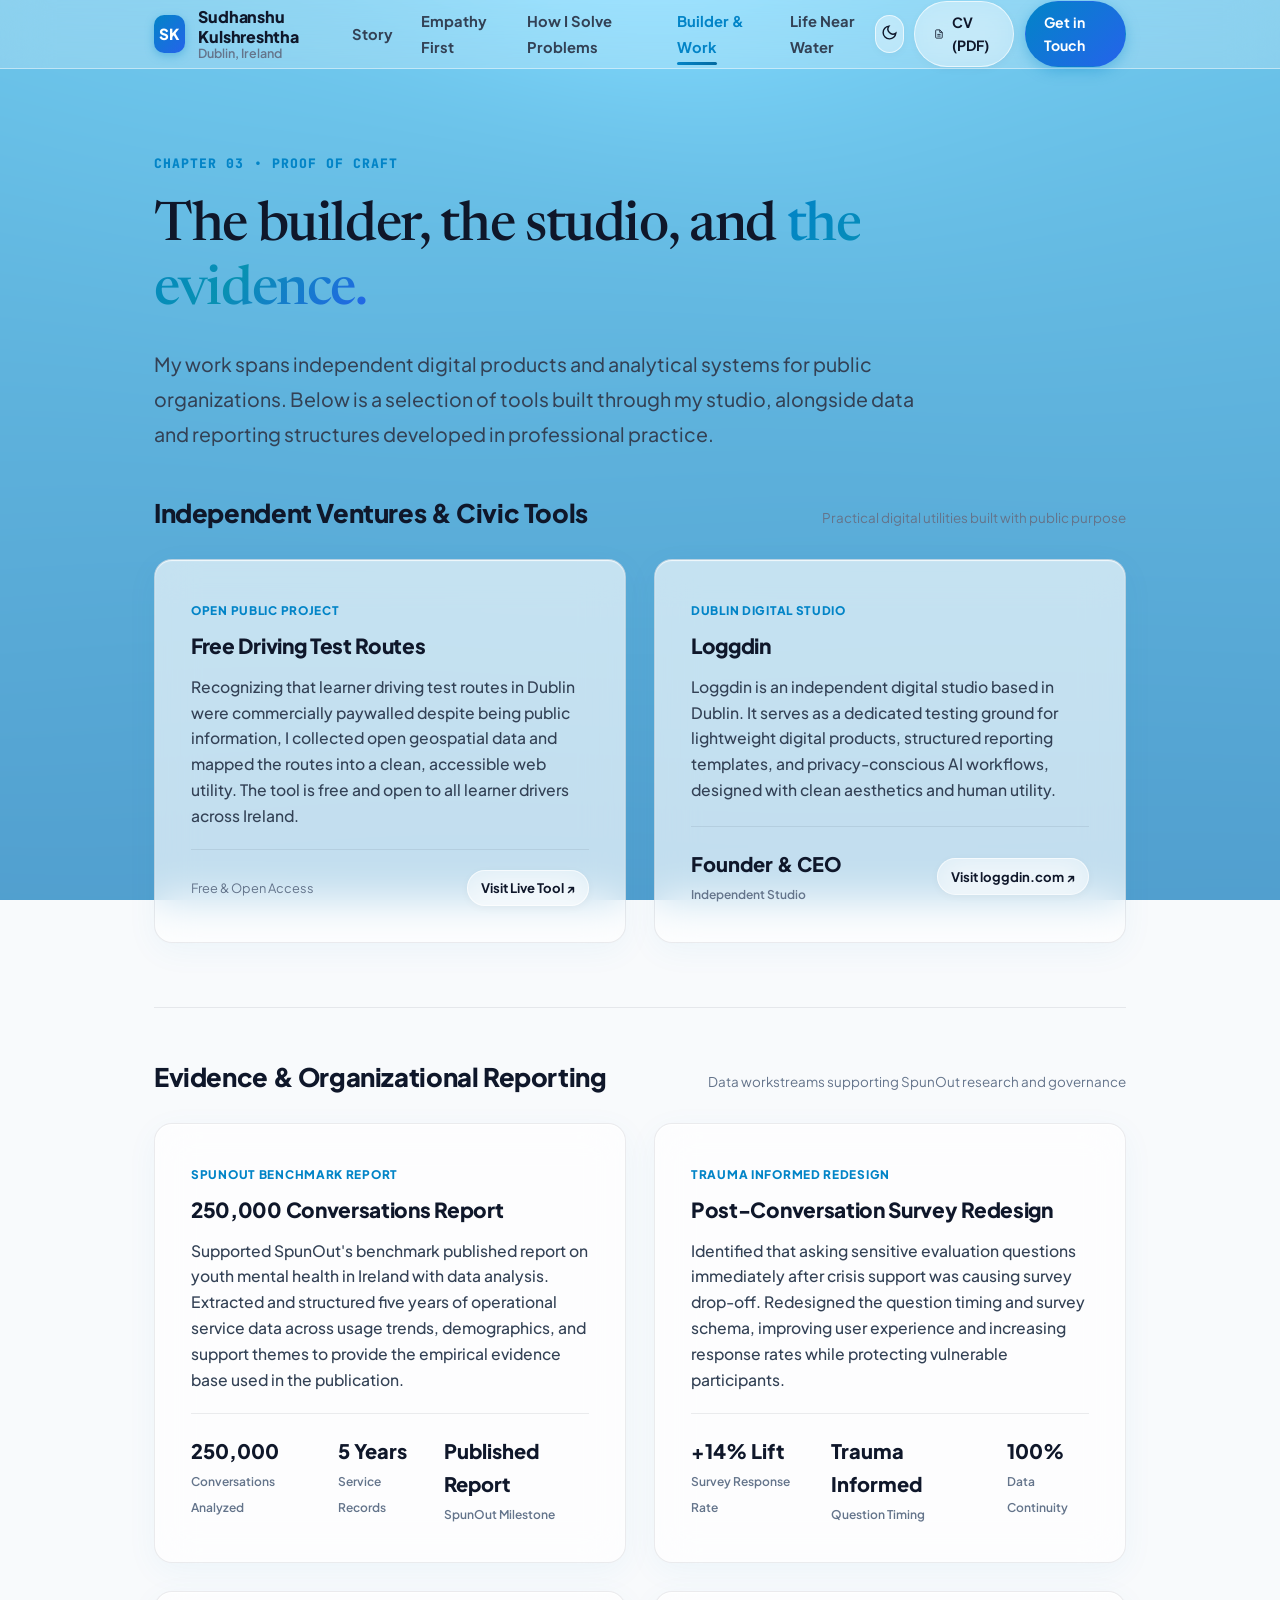
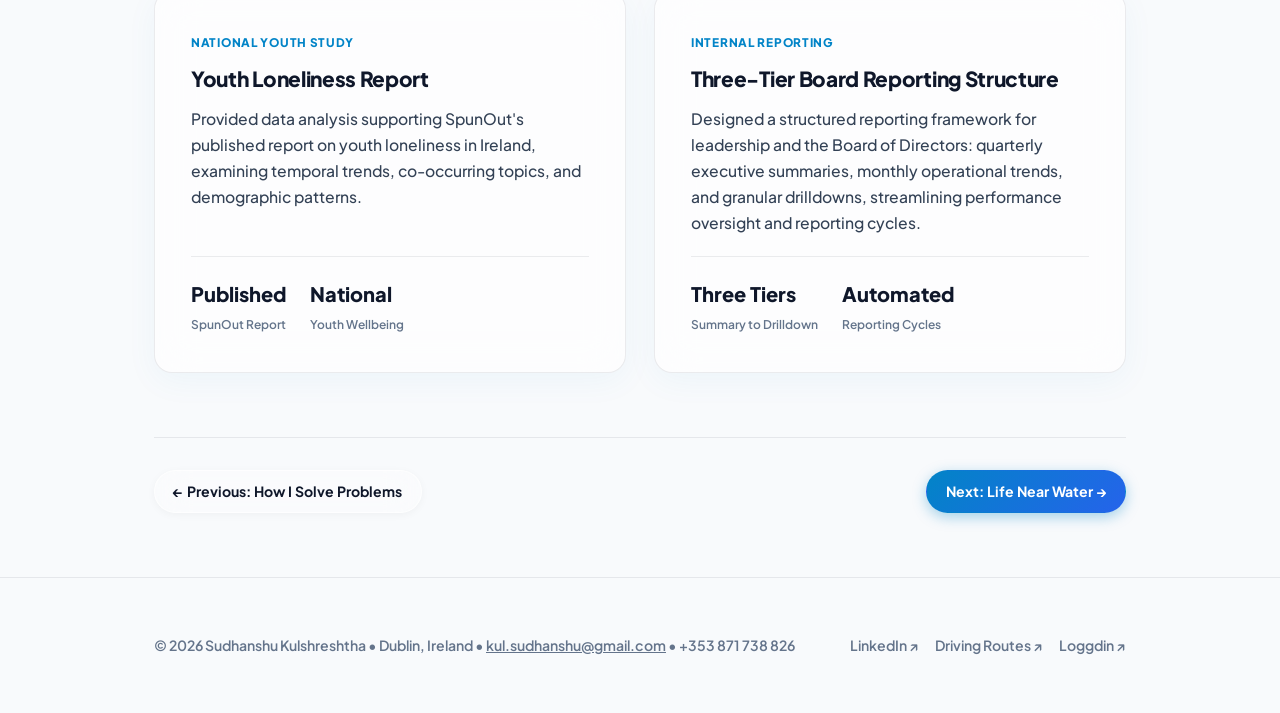
<file: work.html>
<!DOCTYPE html>
<html lang="en" data-theme="light">
<head>
  <meta charset="UTF-8">
  <meta name="viewport" content="width=device-width, initial-scale=1.0">
  <title>The Builder & Published Work | Sudhanshu Kulshreshtha</title>
  <meta name="description" content="Independent digital products at Loggdin and published research in youth mental health and board governance.">
  <link rel="preconnect" href="https://fonts.googleapis.com">
  <link rel="preconnect" href="https://fonts.gstatic.com" crossorigin>
  <link href="https://fonts.googleapis.com/css2?family=Newsreader:ital,opsz,wght@0,6..72,400;0,6..72,500;0,6..72,600;1,6..72,400;1,6..72,500&family=Plus+Jakarta+Sans:wght@400;500;600;700;800&family=JetBrains+Mono:wght@500;700&display=swap" rel="stylesheet">
  <link rel="stylesheet" href="css/water.css">
</head>
<body>
  <div class="ambient-horizon"></div>

  <!-- Header Navigation -->
  <header class="site-header">
    <div class="container nav-row">
      <a href="index.html" class="brand-link">
        <div class="avatar-sea">SK</div>
        <div class="brand-meta">
          <h1>Sudhanshu Kulshreshtha</h1>
          <p>Dublin, Ireland</p>
        </div>
      </a>

      <nav>
        <ul class="nav-links">
          <li><a href="index.html" class="nav-item">Story</a></li>
          <li><a href="empathy.html" class="nav-item">Empathy First</a></li>
          <li><a href="how-i-work.html" class="nav-item">How I Solve Problems</a></li>
          <li><a href="work.html" class="nav-item active">Builder & Work</a></li>
          <li><a href="life.html" class="nav-item">Life Near Water</a></li>
        </ul>
      </nav>

      <div class="nav-controls">
        <button id="water-theme-toggle" class="btn-icon" aria-label="Toggle Theme" title="Toggle Sunrise or Twilight Theme">
          <span id="water-theme-icon">
            <svg width="17" height="17" viewBox="0 0 24 24" fill="none" stroke="currentColor" stroke-width="2"><path d="M21 12.79A9 9 0 1 1 11.21 3 7 7 0 0 0 21 12.79z"></path></svg>
          </span>
        </button>

        <a href="Sudhanshu_Kulshreshtha_Resume.pdf" download="Sudhanshu_Kulshreshtha_Resume.pdf" class="btn btn-outline nav-cta-cv">
          <svg width="14" height="14" viewBox="0 0 24 24" fill="none" stroke="currentColor" stroke-width="2"><path d="M14 2H6a2 2 0 0 0-2 2v16a2 2 0 0 0 2 2h12a2 2 0 0 0 2-2V8z"></path><polyline points="14 2 14 8 20 8"></polyline><line x1="16" y1="13" x2="8" y2="13"></line><line x1="16" y1="17" x2="8" y2="17"></line></svg>
          <span>CV (PDF)</span>
        </a>

        <a href="mailto:kul.sudhanshu@gmail.com" class="btn btn-primary nav-cta-contact">
          <span>Get in Touch</span>
        </a>

        <!-- Mobile Drawer Hamburger -->
        <button id="mobile-menu-trigger" class="btn-hamburger" aria-label="Open Navigation Menu" aria-expanded="false">
          <svg width="18" height="18" viewBox="0 0 24 24" fill="none" stroke="currentColor" stroke-width="2"><line x1="3" y1="12" x2="21" y2="12"></line><line x1="3" y1="6" x2="21" y2="6"></line><line x1="3" y1="18" x2="21" y2="18"></line></svg>
        </button>
      </div>
    </div>
  </header>

  <!-- Full-Screen Opaque Mobile Navigation Modal -->
  <div id="mobile-menu-modal" class="mobile-menu-modal" aria-label="Mobile Navigation" role="dialog" aria-modal="true">
    <div class="mobile-menu-top">
      <a href="index.html" class="brand-link">
        <div class="avatar-sea">SK</div>
        <div class="brand-meta">
          <h1>Sudhanshu Kulshreshtha</h1>
        </div>
      </a>
      <button id="mobile-menu-close" class="mobile-menu-close" aria-label="Close Navigation">
        <svg width="20" height="20" viewBox="0 0 24 24" fill="none" stroke="currentColor" stroke-width="2"><line x1="18" y1="6" x2="6" y2="18"></line><line x1="6" y1="6" x2="18" y2="18"></line></svg>
      </button>
    </div>

    <ul class="mobile-menu-list">
      <li class="mobile-menu-item">
        <a href="index.html">
          <span class="mobile-menu-num">00</span>
          <span class="mobile-menu-label">Story &amp; Prologue</span>
        </a>
      </li>
      <li class="mobile-menu-item">
        <a href="empathy.html">
          <span class="mobile-menu-num">01</span>
          <span class="mobile-menu-label">Empathy First</span>
        </a>
      </li>
      <li class="mobile-menu-item">
        <a href="how-i-work.html">
          <span class="mobile-menu-num">02</span>
          <span class="mobile-menu-label">How I Solve Problems</span>
        </a>
      </li>
      <li class="mobile-menu-item">
        <a href="work.html" class="active">
          <span class="mobile-menu-num">03</span>
          <span class="mobile-menu-label">Builder &amp; Published Work</span>
        </a>
      </li>
      <li class="mobile-menu-item">
        <a href="life.html">
          <span class="mobile-menu-num">04</span>
          <span class="mobile-menu-label">Life Near Water</span>
        </a>
      </li>
    </ul>

    <div class="mobile-menu-actions">
      <a href="Sudhanshu_Kulshreshtha_Resume.pdf" download="Sudhanshu_Kulshreshtha_Resume.pdf" class="btn btn-outline">
        <svg width="14" height="14" viewBox="0 0 24 24" fill="none" stroke="currentColor" stroke-width="2"><path d="M14 2H6a2 2 0 0 0-2 2v16a2 2 0 0 0 2 2h12a2 2 0 0 0 2-2V8z"></path><polyline points="14 2 14 8 20 8"></polyline><line x1="16" y1="13" x2="8" y2="13"></line><line x1="16" y1="17" x2="8" y2="17"></line></svg>
        <span>Download CV (PDF)</span>
      </a>
      <a href="mailto:kul.sudhanshu@gmail.com" class="btn btn-primary">
        <span>Get in Touch</span>
      </a>
    </div>
  </div>

  <main>
    <section class="page-hero">
      <div class="container">
        <div class="page-eyebrow">
          <span>Chapter 03 &bull; Proof of Craft</span>
        </div>

        <h1 class="page-title">
          The builder, the studio, and <span class="water-gradient-text">the evidence.</span>
        </h1>

        <p class="page-lede">
          My work spans independent digital products and analytical systems for public organizations. Below is a selection of tools built through my studio, alongside data and reporting structures developed in professional practice.
        </p>

        <!-- Part A: The Independent Builder -->
        <div style="margin: 2.5rem 0 4rem;">
          <div style="display: flex; align-items: baseline; justify-content: space-between; margin-bottom: 1.5rem; flex-wrap: wrap; gap: 0.5rem;">
            <h2 style="font-size: 1.6rem; font-weight: 800; color: var(--text-lead); letter-spacing: -0.015em;">
              Independent Ventures & Civic Tools
            </h2>
            <span style="font-size: 0.84rem; color: var(--text-muted);">
              Practical digital utilities built with public purpose
            </span>
          </div>

          <div class="shelf-grid">
            <div class="shelf-box">
              <div>
                <span class="shelf-tag">Open Public Project</span>
                <h3>Free Driving Test Routes</h3>
                <p>
                  Recognizing that learner driving test routes in Dublin were commercially paywalled despite being public information, I collected open geospatial data and mapped the routes into a clean, accessible web utility. The tool is free and open to all learner drivers across Ireland.
                </p>
              </div>
              <div class="shelf-metrics-row" style="align-items: center; justify-content: space-between;">
                <span style="font-size: 0.8rem; color: var(--text-muted);">Free & Open Access</span>
                <a href="https://freedrivingtestroutes.netlify.app/" target="_blank" rel="noopener noreferrer" class="btn btn-outline" style="font-size: 0.82rem; padding: 0.4rem 0.8rem;">
                  <span>Visit Live Tool &nearr;</span>
                </a>
              </div>
            </div>

            <div class="shelf-box">
              <div>
                <span class="shelf-tag">Dublin Digital Studio</span>
                <h3>Loggdin</h3>
                <p>
                  Loggdin is an independent digital studio based in Dublin. It serves as a dedicated testing ground for lightweight digital products, structured reporting templates, and privacy-conscious AI workflows, designed with clean aesthetics and human utility.
                </p>
              </div>
              <div class="shelf-metrics-row" style="align-items: center; justify-content: space-between;">
                <div class="shelf-stat-item">
                  <h4>Founder & CEO</h4>
                  <span>Independent Studio</span>
                </div>
                <a href="https://loggdin.com" target="_blank" rel="noopener noreferrer" class="btn btn-outline" style="font-size: 0.82rem; padding: 0.4rem 0.8rem;">
                  <span>Visit loggdin.com &nearr;</span>
                </a>
              </div>
            </div>
          </div>
        </div>

        <!-- Part B: Published Research & Evidence Shelf -->
        <div style="margin-top: 4rem; padding-top: 3rem; border-top: 1px solid var(--border-calm);">
          <div style="display: flex; align-items: baseline; justify-content: space-between; margin-bottom: 1.5rem; flex-wrap: wrap; gap: 0.5rem;">
            <h2 style="font-size: 1.6rem; font-weight: 800; color: var(--text-lead); letter-spacing: -0.015em;">
              Evidence & Organizational Reporting
            </h2>
            <span style="font-size: 0.84rem; color: var(--text-muted);">
              Data workstreams supporting SpunOut research and governance
            </span>
          </div>

          <div class="shelf-grid">
            <div class="shelf-box">
              <div>
                <span class="shelf-tag">SpunOut Benchmark Report</span>
                <h3>250,000 Conversations Report</h3>
                <p>
                  Supported SpunOut's benchmark published report on youth mental health in Ireland with data analysis. Extracted and structured five years of operational service data across usage trends, demographics, and support themes to provide the empirical evidence base used in the publication.
                </p>
              </div>
              <div class="shelf-metrics-row">
                <div class="shelf-stat-item">
                  <h4>250,000</h4>
                  <span>Conversations Analyzed</span>
                </div>
                <div class="shelf-stat-item">
                  <h4>5 Years</h4>
                  <span>Service Records</span>
                </div>
                <div class="shelf-stat-item">
                  <h4>Published Report</h4>
                  <span>SpunOut Milestone</span>
                </div>
              </div>
            </div>

            <div class="shelf-box">
              <div>
                <span class="shelf-tag">Trauma Informed Redesign</span>
                <h3>Post-Conversation Survey Redesign</h3>
                <p>
                  Identified that asking sensitive evaluation questions immediately after crisis support was causing survey drop-off. Redesigned the question timing and survey schema, improving user experience and increasing response rates while protecting vulnerable participants.
                </p>
              </div>
              <div class="shelf-metrics-row">
                <div class="shelf-stat-item">
                  <h4>+14% Lift</h4>
                  <span>Survey Response Rate</span>
                </div>
                <div class="shelf-stat-item">
                  <h4>Trauma Informed</h4>
                  <span>Question Timing</span>
                </div>
                <div class="shelf-stat-item">
                  <h4>100%</h4>
                  <span>Data Continuity</span>
                </div>
              </div>
            </div>

            <div class="shelf-box">
              <div>
                <span class="shelf-tag">National Youth Study</span>
                <h3>Youth Loneliness Report</h3>
                <p>
                  Provided data analysis supporting SpunOut's published report on youth loneliness in Ireland, examining temporal trends, co-occurring topics, and demographic patterns.
                </p>
              </div>
              <div class="shelf-metrics-row">
                <div class="shelf-stat-item">
                  <h4>Published</h4>
                  <span>SpunOut Report</span>
                </div>
                <div class="shelf-stat-item">
                  <h4>National</h4>
                  <span>Youth Wellbeing</span>
                </div>
              </div>
            </div>

            <div class="shelf-box">
              <div>
                <span class="shelf-tag">Internal Reporting</span>
                <h3>Three-Tier Board Reporting Structure</h3>
                <p>
                  Designed a structured reporting framework for leadership and the Board of Directors: quarterly executive summaries, monthly operational trends, and granular drilldowns, streamlining performance oversight and reporting cycles.
                </p>
              </div>
              <div class="shelf-metrics-row">
                <div class="shelf-stat-item">
                  <h4>Three Tiers</h4>
                  <span>Summary to Drilldown</span>
                </div>
                <div class="shelf-stat-item">
                  <h4>Automated</h4>
                  <span>Reporting Cycles</span>
                </div>
              </div>
            </div>
          </div>
        </div>

        <!-- Next / Prev Chapter Navigation -->
        <div style="display: flex; justify-content: space-between; align-items: center; margin-top: 4rem; padding-top: 2rem; border-top: 1px solid var(--border-calm); flex-wrap: wrap; gap: 1rem;">
          <a href="how-i-work.html" class="btn btn-outline">&larr; Previous: How I Solve Problems</a>
          <a href="life.html" class="btn btn-primary">Next: Life Near Water &rarr;</a>
        </div>
      </div>
    </section>
  </main>

  <!-- Footer -->
  <footer class="site-footer">
    <div class="container footer-content">
      <div>
        &copy; 2026 Sudhanshu Kulshreshtha &bull; Dublin, Ireland &bull; <a href="mailto:kul.sudhanshu@gmail.com" style="color: inherit; text-decoration: underline;">kul.sudhanshu@gmail.com</a> &bull; +353 871 738 826
      </div>
      <div style="display: flex; gap: 1rem;">
        <a href="https://linkedin.com/in/sudhanshu-kulshreshtha" target="_blank" rel="noopener noreferrer" style="color: inherit; text-decoration: none;">LinkedIn &nearr;</a>
        <a href="https://freedrivingtestroutes.netlify.app/" target="_blank" rel="noopener noreferrer" style="color: inherit; text-decoration: none;">Driving Routes &nearr;</a>
        <a href="https://loggdin.com" target="_blank" rel="noopener noreferrer" style="color: inherit; text-decoration: none;">Loggdin &nearr;</a>
      </div>
    </div>
  </footer>

  <script src="js/water-canvas.js"></script>
  <script src="js/water.js"></script>
</body>
</html>
</file>
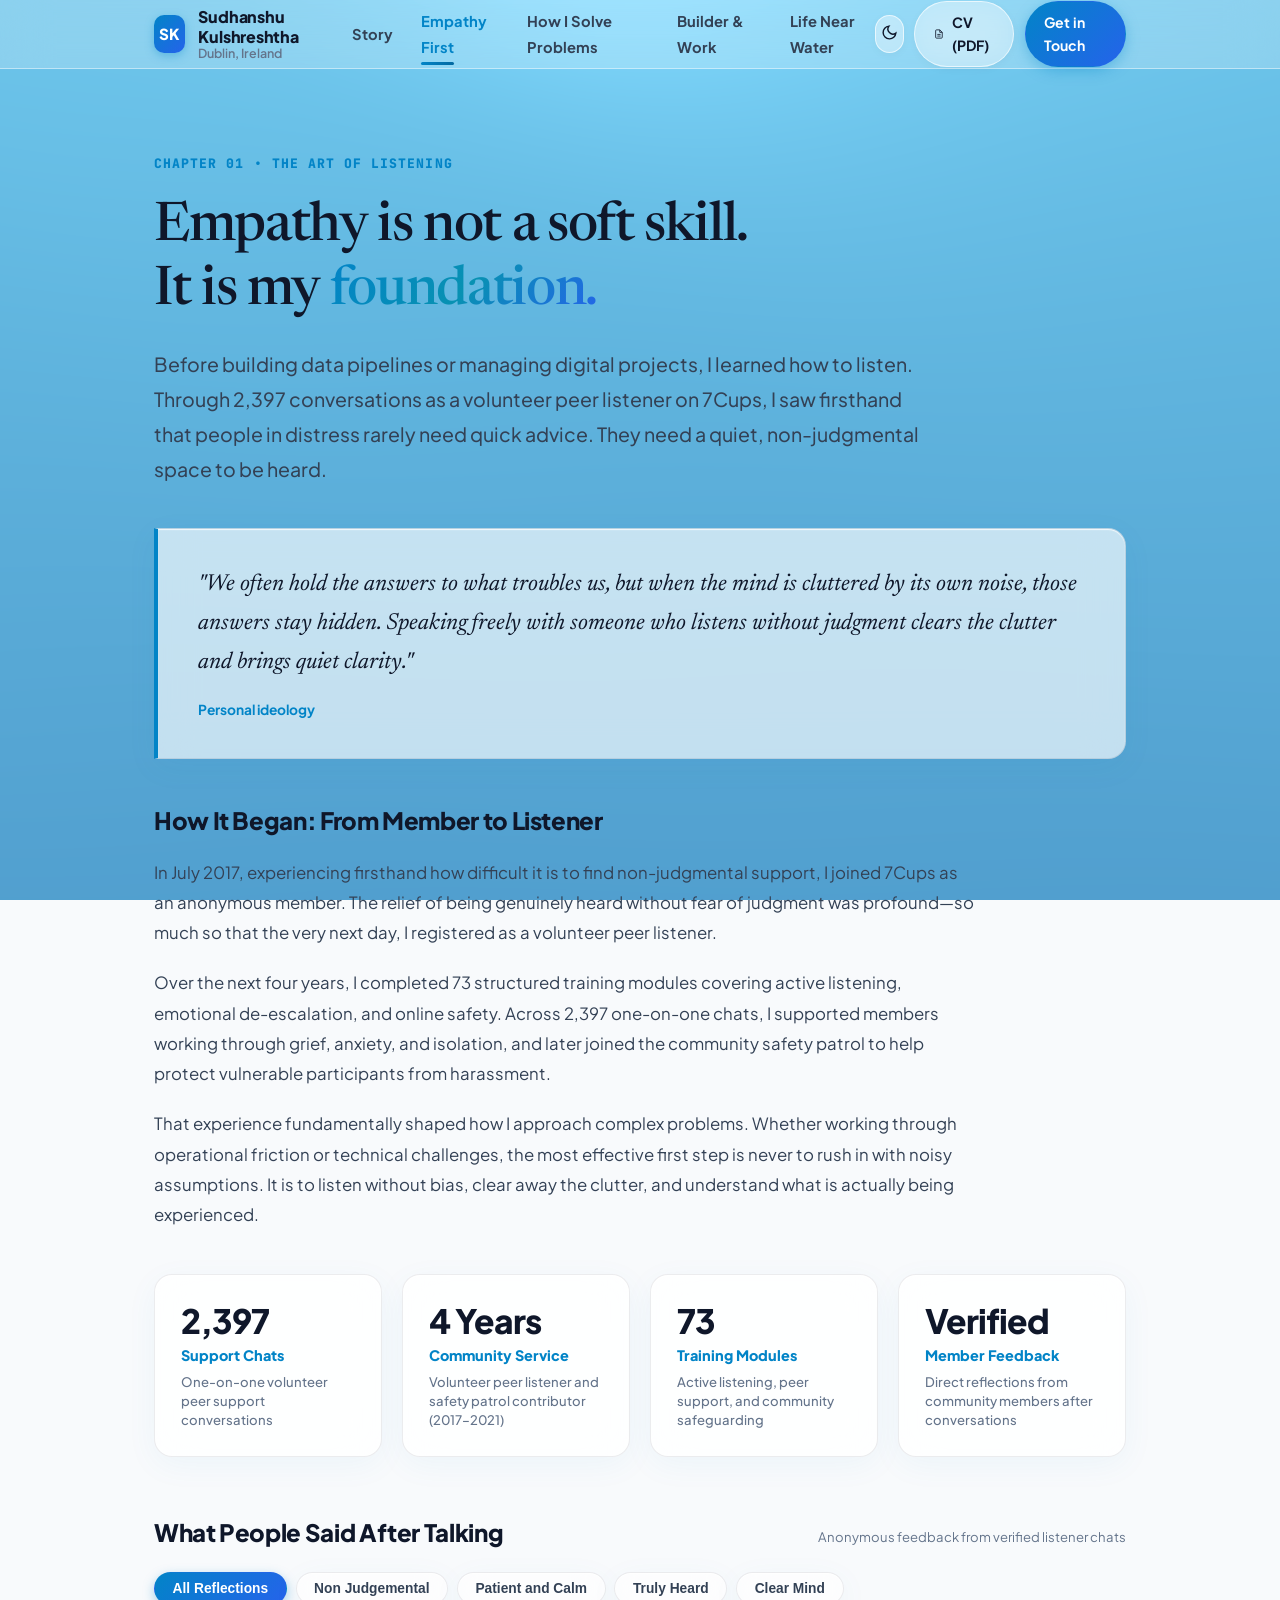
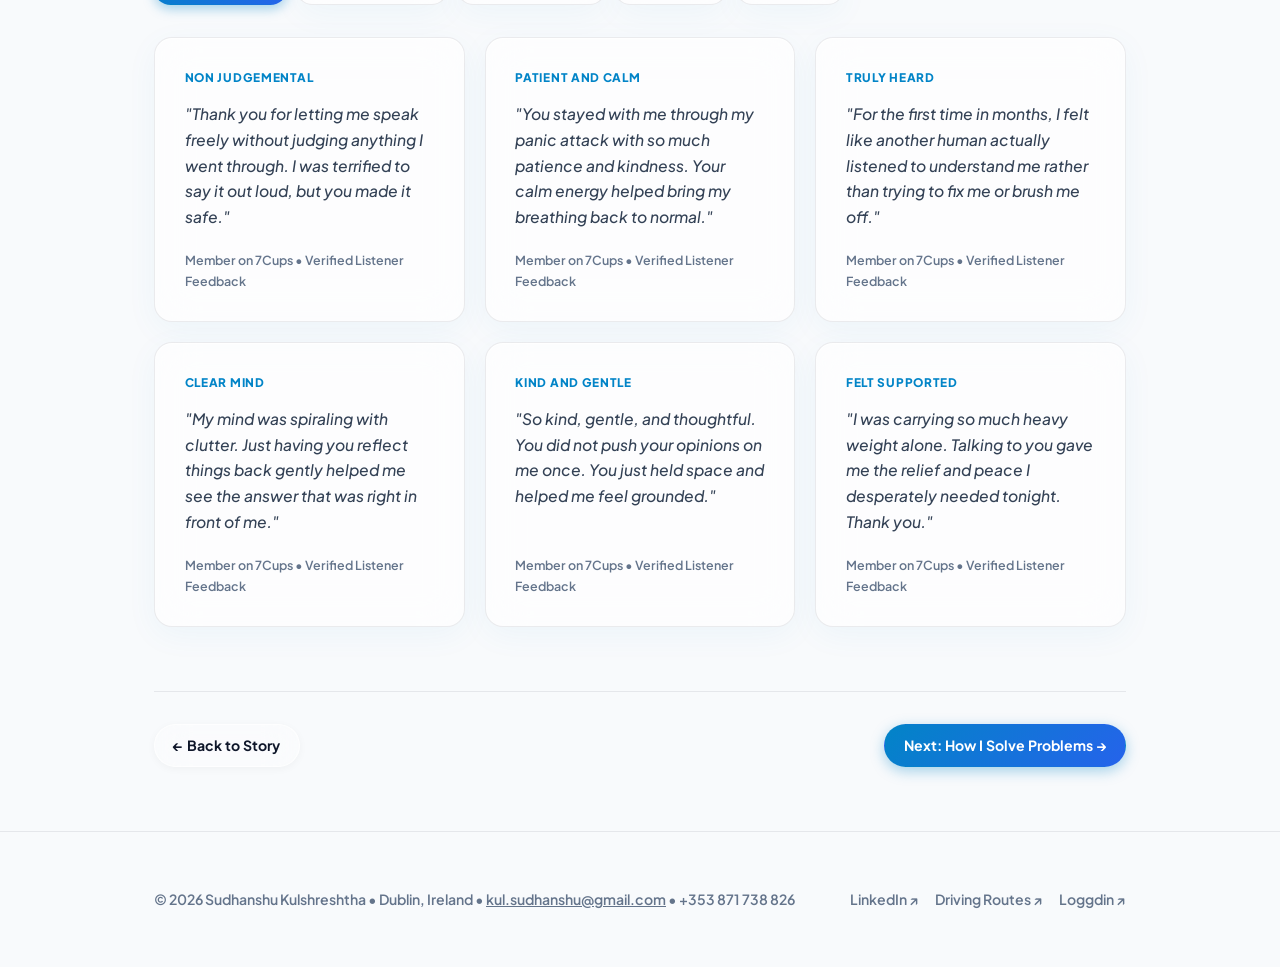
<file: demo/empathy.html>
<!DOCTYPE html>
<html lang="en" data-theme="light">
<head>
  <meta charset="UTF-8">
  <meta name="viewport" content="width=device-width, initial-scale=1.0">
  <title>The Art of Listening | Sudhanshu Kulshreshtha</title>
  <meta name="description" content="How listening to people in crisis across 2,397 conversations on 7Cups shaped Sudhanshu's core trait of empathy.">
  <link rel="preconnect" href="https://fonts.googleapis.com">
  <link rel="preconnect" href="https://fonts.gstatic.com" crossorigin>
  <link href="https://fonts.googleapis.com/css2?family=Newsreader:ital,opsz,wght@0,6..72,400;0,6..72,500;0,6..72,600;1,6..72,400;1,6..72,500&family=Plus+Jakarta+Sans:wght@400;500;600;700;800&family=JetBrains+Mono:wght@500;700&display=swap" rel="stylesheet">
  <link rel="stylesheet" href="css/water.css">
</head>
<body>
  <div class="ambient-horizon"></div>

  <!-- Header Navigation -->
  <header class="site-header">
    <div class="container nav-row">
      <a href="index.html" class="brand-link">
        <div class="avatar-sea">SK</div>
        <div class="brand-meta">
          <h1>Sudhanshu Kulshreshtha</h1>
          <p>Dublin, Ireland</p>
        </div>
      </a>

      <nav>
        <ul class="nav-links">
          <li><a href="index.html" class="nav-item">Story</a></li>
          <li><a href="empathy.html" class="nav-item active">Empathy First</a></li>
          <li><a href="how-i-work.html" class="nav-item">How I Solve Problems</a></li>
          <li><a href="work.html" class="nav-item">Builder & Work</a></li>
          <li><a href="life.html" class="nav-item">Life Near Water</a></li>
        </ul>
      </nav>

      <div class="nav-controls">
        <button id="water-theme-toggle" class="btn-icon" aria-label="Toggle Theme" title="Toggle Sunrise or Twilight Theme">
          <span id="water-theme-icon">
            <svg width="17" height="17" viewBox="0 0 24 24" fill="none" stroke="currentColor" stroke-width="2"><path d="M21 12.79A9 9 0 1 1 11.21 3 7 7 0 0 0 21 12.79z"></path></svg>
          </span>
        </button>

        <a href="../Sudhanshu_Kulshreshtha_Resume.pdf" download="Sudhanshu_Kulshreshtha_Resume.pdf" class="btn btn-outline nav-cta-cv">
          <svg width="14" height="14" viewBox="0 0 24 24" fill="none" stroke="currentColor" stroke-width="2"><path d="M14 2H6a2 2 0 0 0-2 2v16a2 2 0 0 0 2 2h12a2 2 0 0 0 2-2V8z"></path><polyline points="14 2 14 8 20 8"></polyline><line x1="16" y1="13" x2="8" y2="13"></line><line x1="16" y1="17" x2="8" y2="17"></line></svg>
          <span>CV (PDF)</span>
        </a>

        <a href="mailto:kul.sudhanshu@gmail.com" class="btn btn-primary nav-cta-contact">
          <span>Get in Touch</span>
        </a>

        <!-- Mobile Drawer Hamburger -->
        <button id="mobile-menu-trigger" class="btn-hamburger" aria-label="Open Navigation Menu" aria-expanded="false">
          <svg width="18" height="18" viewBox="0 0 24 24" fill="none" stroke="currentColor" stroke-width="2"><line x1="3" y1="12" x2="21" y2="12"></line><line x1="3" y1="6" x2="21" y2="6"></line><line x1="3" y1="18" x2="21" y2="18"></line></svg>
        </button>
      </div>
    </div>
  </header>

  <!-- Full-Screen Opaque Mobile Navigation Modal -->
  <div id="mobile-menu-modal" class="mobile-menu-modal" aria-label="Mobile Navigation" role="dialog" aria-modal="true">
    <div class="mobile-menu-top">
      <a href="index.html" class="brand-link">
        <div class="avatar-sea">SK</div>
        <div class="brand-meta">
          <h1>Sudhanshu Kulshreshtha</h1>
        </div>
      </a>
      <button id="mobile-menu-close" class="mobile-menu-close" aria-label="Close Navigation">
        <svg width="20" height="20" viewBox="0 0 24 24" fill="none" stroke="currentColor" stroke-width="2"><line x1="18" y1="6" x2="6" y2="18"></line><line x1="6" y1="6" x2="18" y2="18"></line></svg>
      </button>
    </div>

    <ul class="mobile-menu-list">
      <li class="mobile-menu-item">
        <a href="index.html">
          <span class="mobile-menu-num">00</span>
          <span class="mobile-menu-label">Story &amp; Prologue</span>
        </a>
      </li>
      <li class="mobile-menu-item">
        <a href="empathy.html" class="active">
          <span class="mobile-menu-num">01</span>
          <span class="mobile-menu-label">Empathy First</span>
        </a>
      </li>
      <li class="mobile-menu-item">
        <a href="how-i-work.html">
          <span class="mobile-menu-num">02</span>
          <span class="mobile-menu-label">How I Solve Problems</span>
        </a>
      </li>
      <li class="mobile-menu-item">
        <a href="work.html">
          <span class="mobile-menu-num">03</span>
          <span class="mobile-menu-label">Builder &amp; Published Work</span>
        </a>
      </li>
      <li class="mobile-menu-item">
        <a href="life.html">
          <span class="mobile-menu-num">04</span>
          <span class="mobile-menu-label">Life Near Water</span>
        </a>
      </li>
    </ul>

    <div class="mobile-menu-actions">
      <a href="../Sudhanshu_Kulshreshtha_Resume.pdf" download="Sudhanshu_Kulshreshtha_Resume.pdf" class="btn btn-outline">
        <svg width="14" height="14" viewBox="0 0 24 24" fill="none" stroke="currentColor" stroke-width="2"><path d="M14 2H6a2 2 0 0 0-2 2v16a2 2 0 0 0 2 2h12a2 2 0 0 0 2-2V8z"></path><polyline points="14 2 14 8 20 8"></polyline><line x1="16" y1="13" x2="8" y2="13"></line><line x1="16" y1="17" x2="8" y2="17"></line></svg>
        <span>Download CV (PDF)</span>
      </a>
      <a href="mailto:kul.sudhanshu@gmail.com" class="btn btn-primary">
        <span>Get in Touch</span>
      </a>
    </div>
  </div>

  <main>
    <section class="page-hero">
      <div class="container">
        <div class="page-eyebrow">
          <span>Chapter 01 &bull; The Art of Listening</span>
        </div>

        <h1 class="page-title">
          Empathy is not a soft skill. <br>It is my <span class="water-gradient-text">foundation.</span>
        </h1>

        <p class="page-lede">
          Before building data pipelines or managing digital projects, I learned how to listen. Through 2,397 conversations as a volunteer peer listener on 7Cups, I saw firsthand that people in distress rarely need quick advice. They need a quiet, non-judgmental space to be heard.
        </p>

        <!-- Guiding Ideology -->
        <div class="story-quote-box">
          <div class="story-quote-text">
            "We often hold the answers to what troubles us, but when the mind is cluttered by its own noise, those answers stay hidden. Speaking freely with someone who listens without judgment clears the clutter and brings quiet clarity."
          </div>
          <div class="story-quote-meta">
            Personal ideology
          </div>
        </div>

        <!-- Narrative Section -->
        <div style="max-width: 820px; font-size: 1.05rem; line-height: 1.8; color: var(--text-body); margin: 2.5rem 0;">
          <h2 style="font-size: 1.5rem; font-weight: 800; color: var(--text-lead); margin-bottom: 1rem; letter-spacing: -0.015em;">
            How It Began: From Member to Listener
          </h2>
          <p style="margin-bottom: 1.25rem;">
            In July 2017, experiencing firsthand how difficult it is to find non-judgmental support, I joined 7Cups as an anonymous member. The relief of being genuinely heard without fear of judgment was profound—so much so that the very next day, I registered as a volunteer peer listener.
          </p>
          <p style="margin-bottom: 1.25rem;">
            Over the next four years, I completed 73 structured training modules covering active listening, emotional de-escalation, and online safety. Across 2,397 one-on-one chats, I supported members working through grief, anxiety, and isolation, and later joined the community safety patrol to help protect vulnerable participants from harassment.
          </p>
          <p>
            That experience fundamentally shaped how I approach complex problems. Whether working through operational friction or technical challenges, the most effective first step is never to rush in with noisy assumptions. It is to listen without bias, clear away the clutter, and understand what is actually being experienced.
          </p>
        </div>

        <!-- 7Cups Stats -->
        <div class="stat-water-grid">
          <div class="stat-water-card">
            <div class="stat-water-val">2,397</div>
            <div class="stat-water-label">Support Chats</div>
            <div class="stat-water-desc">One-on-one volunteer peer support conversations</div>
          </div>
          <div class="stat-water-card">
            <div class="stat-water-val">4 Years</div>
            <div class="stat-water-label">Community Service</div>
            <div class="stat-water-desc">Volunteer peer listener and safety patrol contributor (2017–2021)</div>
          </div>
          <div class="stat-water-card">
            <div class="stat-water-val">73</div>
            <div class="stat-water-label">Training Modules</div>
            <div class="stat-water-desc">Active listening, peer support, and community safeguarding</div>
          </div>
          <div class="stat-water-card">
            <div class="stat-water-val">Verified</div>
            <div class="stat-water-label">Member Feedback</div>
            <div class="stat-water-desc">Direct reflections from community members after conversations</div>
          </div>
        </div>

        <!-- Member Words Explorer -->
        <div style="margin-top: 3.5rem;">
          <div style="display: flex; align-items: baseline; justify-content: space-between; margin-bottom: 1.25rem; flex-wrap: wrap; gap: 0.5rem;">
            <h2 style="font-size: 1.5rem; font-weight: 800; color: var(--text-lead); letter-spacing: -0.015em;">
              What People Said After Talking
            </h2>
            <span style="font-size: 0.82rem; color: var(--text-muted);">
              Anonymous feedback from verified listener chats
            </span>
          </div>

          <div class="sentiment-chips-row">
            <button class="chip-btn active" data-filter="all">All Reflections</button>
            <button class="chip-btn" data-filter="non-judgemental">Non Judgemental</button>
            <button class="chip-btn" data-filter="patient">Patient and Calm</button>
            <button class="chip-btn" data-filter="heard">Truly Heard</button>
            <button class="chip-btn" data-filter="declutter">Clear Mind</button>
          </div>

          <div class="sentiments-masonry" id="sentiments-grid">
            <!-- Populated via JS -->
          </div>
        </div>

        <!-- Next Chapter Navigation -->
        <div style="display: flex; justify-content: space-between; align-items: center; margin-top: 4rem; padding-top: 2rem; border-top: 1px solid var(--border-calm); flex-wrap: wrap; gap: 1rem;">
          <a href="index.html" class="btn btn-outline">&larr; Back to Story</a>
          <a href="how-i-work.html" class="btn btn-primary">Next: How I Solve Problems &rarr;</a>
        </div>
      </div>
    </section>
  </main>

  <!-- Footer -->
  <footer class="site-footer">
    <div class="container footer-content">
      <div>
        &copy; 2026 Sudhanshu Kulshreshtha &bull; Dublin, Ireland &bull; <a href="mailto:kul.sudhanshu@gmail.com" style="color: inherit; text-decoration: underline;">kul.sudhanshu@gmail.com</a> &bull; +353 871 738 826
      </div>
      <div style="display: flex; gap: 1rem;">
        <a href="https://linkedin.com/in/sudhanshu-kulshreshtha" target="_blank" rel="noopener noreferrer" style="color: inherit; text-decoration: none;">LinkedIn &nearr;</a>
        <a href="https://freedrivingtestroutes.netlify.app/" target="_blank" rel="noopener noreferrer" style="color: inherit; text-decoration: none;">Driving Routes &nearr;</a>
        <a href="https://loggdin.com" target="_blank" rel="noopener noreferrer" style="color: inherit; text-decoration: none;">Loggdin &nearr;</a>
      </div>
    </div>
  </footer>

  <script src="js/water-canvas.js"></script>
  <script src="js/water.js"></script>
</body>
</html>
</file>
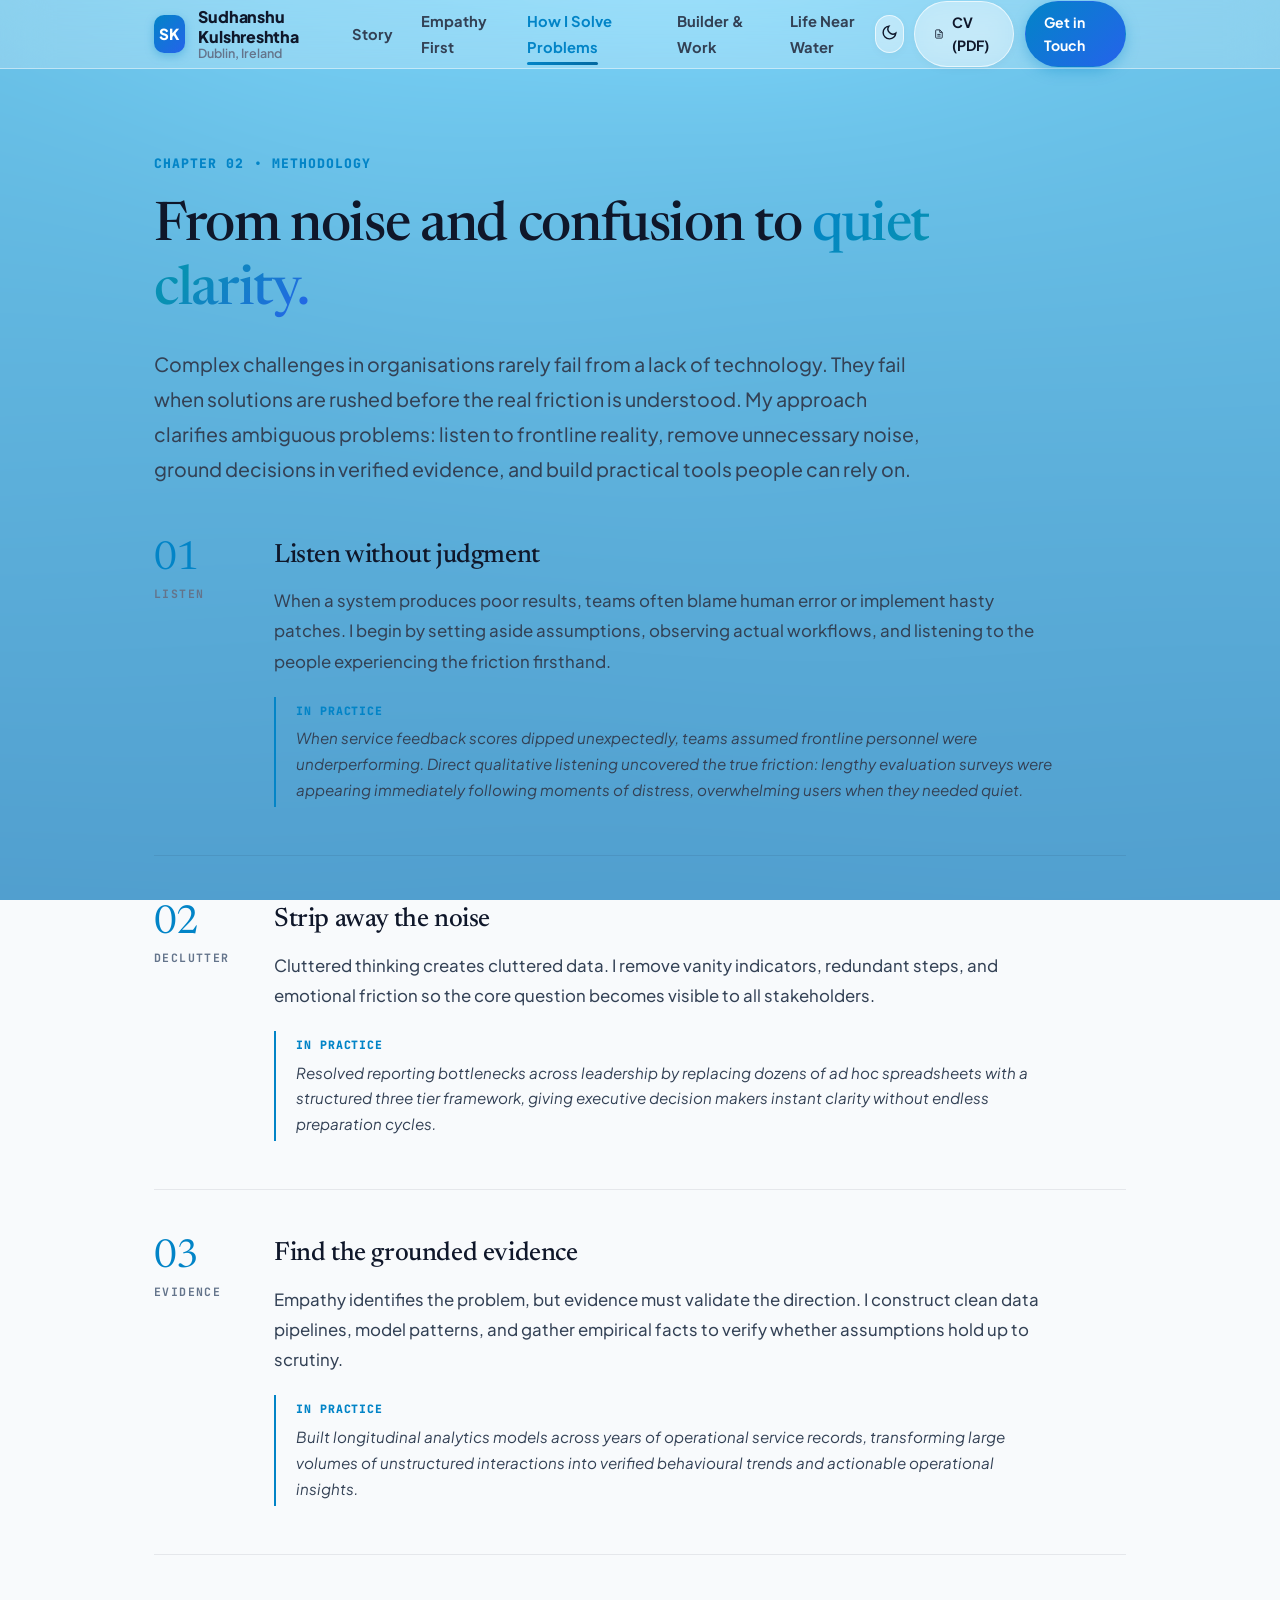
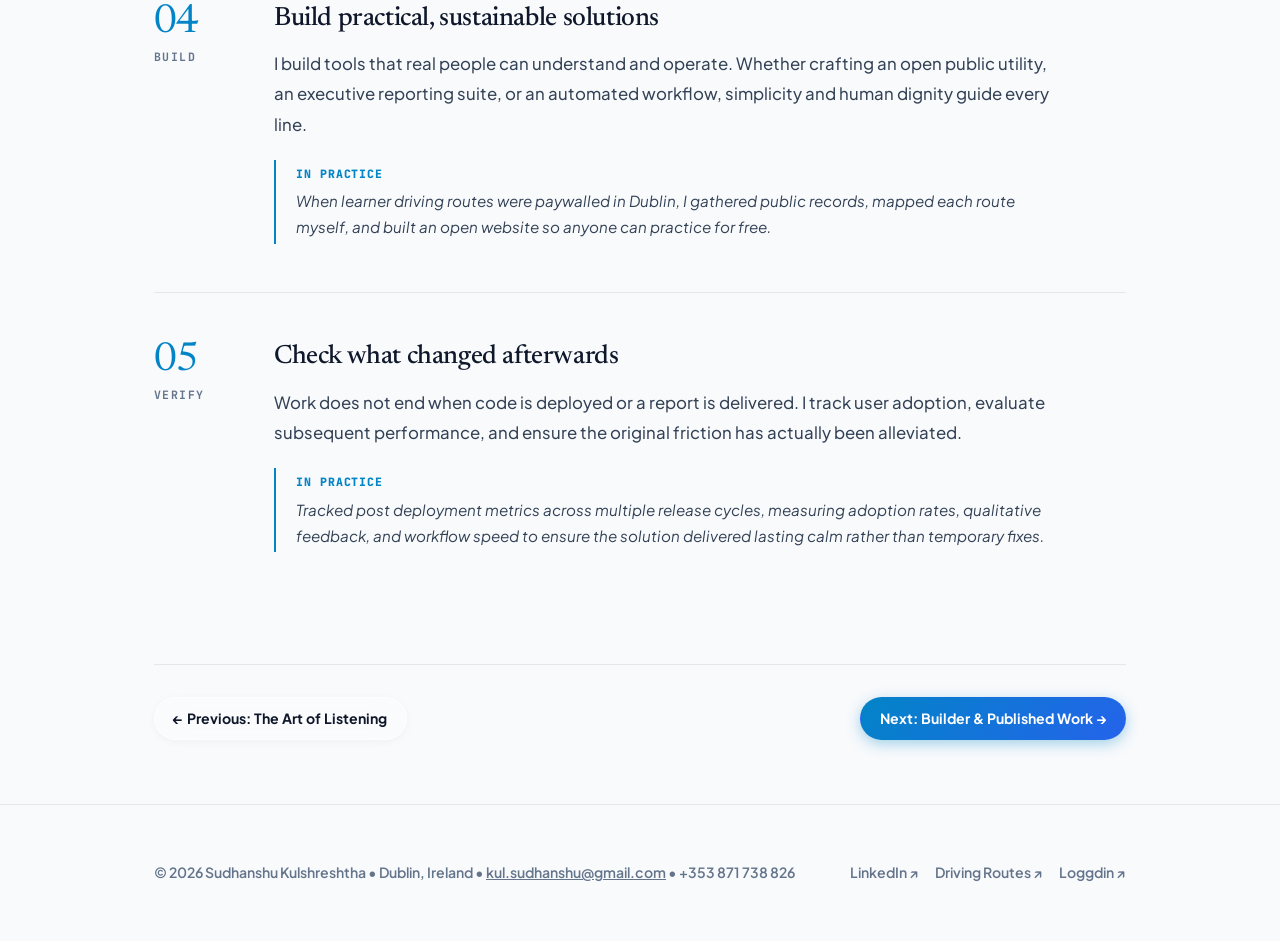
<file: demo/how-i-work.html>
<!DOCTYPE html>
<html lang="en" data-theme="light">
<head>
  <meta charset="UTF-8">
  <meta name="viewport" content="width=device-width, initial-scale=1.0">
  <title>How I Solve Problems | Sudhanshu Kulshreshtha</title>
  <meta name="description" content="A five stage problem solving methodology moving from noise and confusion to quiet clarity.">
  <link rel="preconnect" href="https://fonts.googleapis.com">
  <link rel="preconnect" href="https://fonts.gstatic.com" crossorigin>
  <link href="https://fonts.googleapis.com/css2?family=Newsreader:ital,opsz,wght@0,6..72,400;0,6..72,500;0,6..72,600;1,6..72,400;1,6..72,500&family=Plus+Jakarta+Sans:wght@400;500;600;700;800&family=JetBrains+Mono:wght@500;700&display=swap" rel="stylesheet">
  <link rel="stylesheet" href="css/water.css">
</head>
<body>
  <div class="ambient-horizon"></div>

  <!-- Header Navigation -->
  <header class="site-header">
    <div class="container nav-row">
      <a href="index.html" class="brand-link">
        <div class="avatar-sea">SK</div>
        <div class="brand-meta">
          <h1>Sudhanshu Kulshreshtha</h1>
          <p>Dublin, Ireland</p>
        </div>
      </a>

      <nav>
        <ul class="nav-links">
          <li><a href="index.html" class="nav-item">Story</a></li>
          <li><a href="empathy.html" class="nav-item">Empathy First</a></li>
          <li><a href="how-i-work.html" class="nav-item active">How I Solve Problems</a></li>
          <li><a href="work.html" class="nav-item">Builder & Work</a></li>
          <li><a href="life.html" class="nav-item">Life Near Water</a></li>
        </ul>
      </nav>

      <div class="nav-controls">
        <button id="water-theme-toggle" class="btn-icon" aria-label="Toggle Theme" title="Toggle Sunrise or Twilight Theme">
          <span id="water-theme-icon">
            <svg width="17" height="17" viewBox="0 0 24 24" fill="none" stroke="currentColor" stroke-width="2"><path d="M21 12.79A9 9 0 1 1 11.21 3 7 7 0 0 0 21 12.79z"></path></svg>
          </span>
        </button>

        <a href="../Sudhanshu_Kulshreshtha_Resume.pdf" download="Sudhanshu_Kulshreshtha_Resume.pdf" class="btn btn-outline nav-cta-cv">
          <svg width="14" height="14" viewBox="0 0 24 24" fill="none" stroke="currentColor" stroke-width="2"><path d="M14 2H6a2 2 0 0 0-2 2v16a2 2 0 0 0 2 2h12a2 2 0 0 0 2-2V8z"></path><polyline points="14 2 14 8 20 8"></polyline><line x1="16" y1="13" x2="8" y2="13"></line><line x1="16" y1="17" x2="8" y2="17"></line></svg>
          <span>CV (PDF)</span>
        </a>

        <a href="mailto:kul.sudhanshu@gmail.com" class="btn btn-primary nav-cta-contact">
          <span>Get in Touch</span>
        </a>

        <!-- Mobile Drawer Hamburger -->
        <button id="mobile-menu-trigger" class="btn-hamburger" aria-label="Open Navigation Menu" aria-expanded="false">
          <svg width="18" height="18" viewBox="0 0 24 24" fill="none" stroke="currentColor" stroke-width="2"><line x1="3" y1="12" x2="21" y2="12"></line><line x1="3" y1="6" x2="21" y2="6"></line><line x1="3" y1="18" x2="21" y2="18"></line></svg>
        </button>
      </div>
    </div>
  </header>

  <!-- Full-Screen Opaque Mobile Navigation Modal -->
  <div id="mobile-menu-modal" class="mobile-menu-modal" aria-label="Mobile Navigation" role="dialog" aria-modal="true">
    <div class="mobile-menu-top">
      <a href="index.html" class="brand-link">
        <div class="avatar-sea">SK</div>
        <div class="brand-meta">
          <h1>Sudhanshu Kulshreshtha</h1>
        </div>
      </a>
      <button id="mobile-menu-close" class="mobile-menu-close" aria-label="Close Navigation">
        <svg width="20" height="20" viewBox="0 0 24 24" fill="none" stroke="currentColor" stroke-width="2"><line x1="18" y1="6" x2="6" y2="18"></line><line x1="6" y1="6" x2="18" y2="18"></line></svg>
      </button>
    </div>

    <ul class="mobile-menu-list">
      <li class="mobile-menu-item">
        <a href="index.html">
          <span class="mobile-menu-num">00</span>
          <span class="mobile-menu-label">Story &amp; Prologue</span>
        </a>
      </li>
      <li class="mobile-menu-item">
        <a href="empathy.html">
          <span class="mobile-menu-num">01</span>
          <span class="mobile-menu-label">Empathy First</span>
        </a>
      </li>
      <li class="mobile-menu-item">
        <a href="how-i-work.html" class="active">
          <span class="mobile-menu-num">02</span>
          <span class="mobile-menu-label">How I Solve Problems</span>
        </a>
      </li>
      <li class="mobile-menu-item">
        <a href="work.html">
          <span class="mobile-menu-num">03</span>
          <span class="mobile-menu-label">Builder &amp; Published Work</span>
        </a>
      </li>
      <li class="mobile-menu-item">
        <a href="life.html">
          <span class="mobile-menu-num">04</span>
          <span class="mobile-menu-label">Life Near Water</span>
        </a>
      </li>
    </ul>

    <div class="mobile-menu-actions">
      <a href="../Sudhanshu_Kulshreshtha_Resume.pdf" download="Sudhanshu_Kulshreshtha_Resume.pdf" class="btn btn-outline">
        <svg width="14" height="14" viewBox="0 0 24 24" fill="none" stroke="currentColor" stroke-width="2"><path d="M14 2H6a2 2 0 0 0-2 2v16a2 2 0 0 0 2 2h12a2 2 0 0 0 2-2V8z"></path><polyline points="14 2 14 8 20 8"></polyline><line x1="16" y1="13" x2="8" y2="13"></line><line x1="16" y1="17" x2="8" y2="17"></line></svg>
        <span>Download CV (PDF)</span>
      </a>
      <a href="mailto:kul.sudhanshu@gmail.com" class="btn btn-primary">
        <span>Get in Touch</span>
      </a>
    </div>
  </div>

  <main>
    <section class="page-hero">
      <div class="container">
        <div class="page-eyebrow">
          <span>Chapter 02 &bull; Methodology</span>
        </div>

        <h1 class="page-title">
          From noise and confusion to <span class="water-gradient-text">quiet clarity.</span>
        </h1>

        <p class="page-lede">
          Complex challenges in organisations rarely fail from a lack of technology. They fail when solutions are rushed before the real friction is understood. My approach clarifies ambiguous problems: listen to frontline reality, remove unnecessary noise, ground decisions in verified evidence, and build practical tools people can rely on.
        </p>

        <!-- Editorial Method Stream (Zero Clunky Boxes) -->
        <div class="method-stream">
          <article class="method-step">
            <div class="method-meta">
              <span class="method-num">01</span>
              <span class="method-tag">Listen</span>
            </div>
            <div class="method-body">
              <h2 class="method-title">Listen without judgment</h2>
              <p class="method-desc">
                When a system produces poor results, teams often blame human error or implement hasty patches. I begin by setting aside assumptions, observing actual workflows, and listening to the people experiencing the friction firsthand.
              </p>
              <div class="method-evidence">
                <span class="method-evidence-label">In Practice</span>
                <p>When service feedback scores dipped unexpectedly, teams assumed frontline personnel were underperforming. Direct qualitative listening uncovered the true friction: lengthy evaluation surveys were appearing immediately following moments of distress, overwhelming users when they needed quiet.</p>
              </div>
            </div>
          </article>

          <article class="method-step">
            <div class="method-meta">
              <span class="method-num">02</span>
              <span class="method-tag">Declutter</span>
            </div>
            <div class="method-body">
              <h2 class="method-title">Strip away the noise</h2>
              <p class="method-desc">
                Cluttered thinking creates cluttered data. I remove vanity indicators, redundant steps, and emotional friction so the core question becomes visible to all stakeholders.
              </p>
              <div class="method-evidence">
                <span class="method-evidence-label">In Practice</span>
                <p>Resolved reporting bottlenecks across leadership by replacing dozens of ad hoc spreadsheets with a structured three tier framework, giving executive decision makers instant clarity without endless preparation cycles.</p>
              </div>
            </div>
          </article>

          <article class="method-step">
            <div class="method-meta">
              <span class="method-num">03</span>
              <span class="method-tag">Evidence</span>
            </div>
            <div class="method-body">
              <h2 class="method-title">Find the grounded evidence</h2>
              <p class="method-desc">
                Empathy identifies the problem, but evidence must validate the direction. I construct clean data pipelines, model patterns, and gather empirical facts to verify whether assumptions hold up to scrutiny.
              </p>
              <div class="method-evidence">
                <span class="method-evidence-label">In Practice</span>
                <p>Built longitudinal analytics models across years of operational service records, transforming large volumes of unstructured interactions into verified behavioural trends and actionable operational insights.</p>
              </div>
            </div>
          </article>

          <article class="method-step">
            <div class="method-meta">
              <span class="method-num">04</span>
              <span class="method-tag">Build</span>
            </div>
            <div class="method-body">
              <h2 class="method-title">Build practical, sustainable solutions</h2>
              <p class="method-desc">
                I build tools that real people can understand and operate. Whether crafting an open public utility, an executive reporting suite, or an automated workflow, simplicity and human dignity guide every line.
              </p>
              <div class="method-evidence">
                <span class="method-evidence-label">In Practice</span>
                <p>When learner driving routes were paywalled in Dublin, I gathered public records, mapped each route myself, and built an open website so anyone can practice for free.</p>
              </div>
            </div>
          </article>

          <article class="method-step">
            <div class="method-meta">
              <span class="method-num">05</span>
              <span class="method-tag">Verify</span>
            </div>
            <div class="method-body">
              <h2 class="method-title">Check what changed afterwards</h2>
              <p class="method-desc">
                Work does not end when code is deployed or a report is delivered. I track user adoption, evaluate subsequent performance, and ensure the original friction has actually been alleviated.
              </p>
              <div class="method-evidence">
                <span class="method-evidence-label">In Practice</span>
                <p>Tracked post deployment metrics across multiple release cycles, measuring adoption rates, qualitative feedback, and workflow speed to ensure the solution delivered lasting calm rather than temporary fixes.</p>
              </div>
            </div>
          </article>
        </div>

        <!-- Next / Prev Chapter Navigation -->
        <div style="display: flex; justify-content: space-between; align-items: center; margin-top: 4rem; padding-top: 2rem; border-top: 1px solid var(--border-calm); flex-wrap: wrap; gap: 1rem;">
          <a href="empathy.html" class="btn btn-outline">&larr; Previous: The Art of Listening</a>
          <a href="work.html" class="btn btn-primary">Next: Builder & Published Work &rarr;</a>
        </div>
      </div>
    </section>
  </main>

  <!-- Footer -->
  <footer class="site-footer">
    <div class="container footer-content">
      <div>
        &copy; 2026 Sudhanshu Kulshreshtha &bull; Dublin, Ireland &bull; <a href="mailto:kul.sudhanshu@gmail.com" style="color: inherit; text-decoration: underline;">kul.sudhanshu@gmail.com</a> &bull; +353 871 738 826
      </div>
      <div style="display: flex; gap: 1rem;">
        <a href="https://linkedin.com/in/sudhanshu-kulshreshtha" target="_blank" rel="noopener noreferrer" style="color: inherit; text-decoration: none;">LinkedIn &nearr;</a>
        <a href="https://freedrivingtestroutes.netlify.app/" target="_blank" rel="noopener noreferrer" style="color: inherit; text-decoration: none;">Driving Routes &nearr;</a>
        <a href="https://loggdin.com" target="_blank" rel="noopener noreferrer" style="color: inherit; text-decoration: none;">Loggdin &nearr;</a>
      </div>
    </div>
  </footer>

  <script src="js/water-canvas.js"></script>
  <script src="js/water.js"></script>
</body>
</html>
</file>
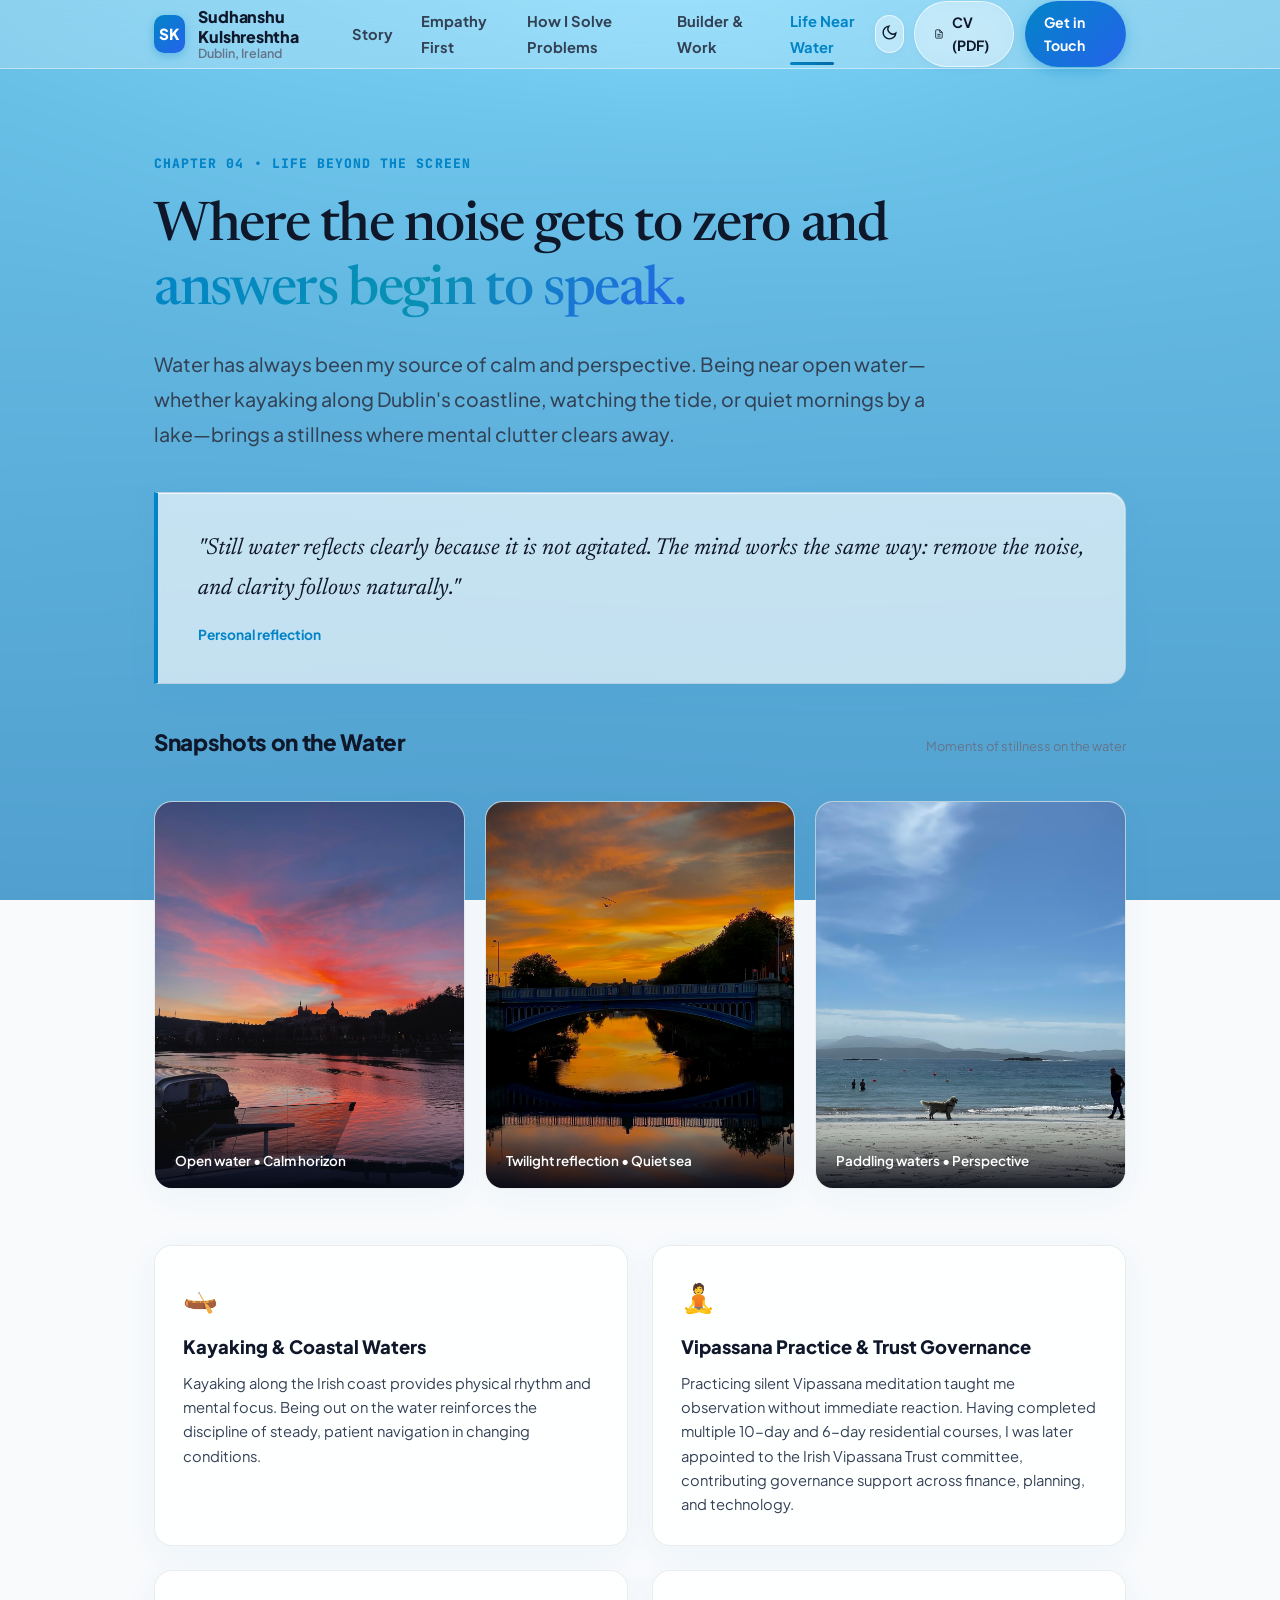
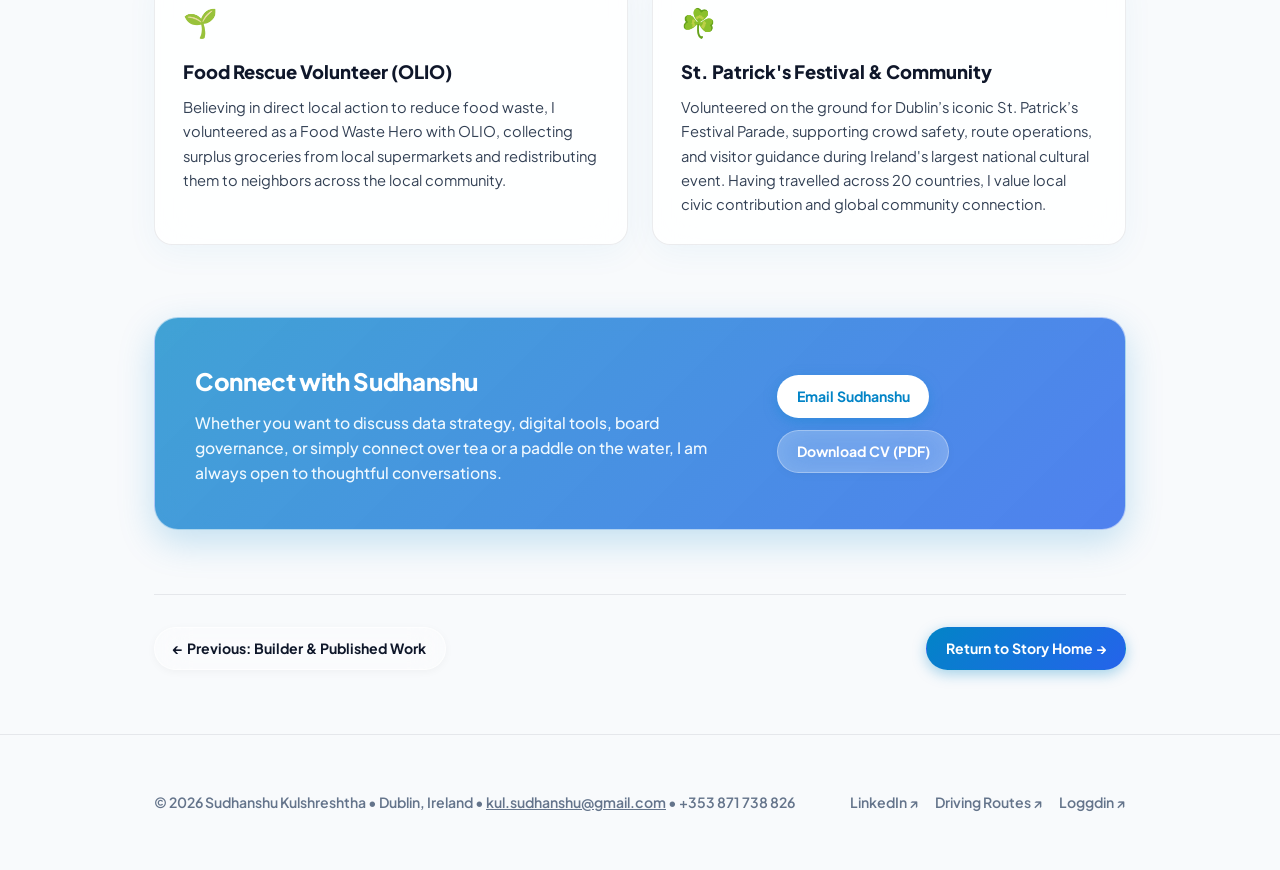
<file: demo/life.html>
<!DOCTYPE html>
<html lang="en" data-theme="light">
<head>
  <meta charset="UTF-8">
  <meta name="viewport" content="width=device-width, initial-scale=1.0">
  <title>Life Near Water | Sudhanshu Kulshreshtha</title>
  <meta name="description" content="Water, stillness, kayaking, Vipassana practice, and community service.">
  <link rel="preconnect" href="https://fonts.googleapis.com">
  <link rel="preconnect" href="https://fonts.gstatic.com" crossorigin>
  <link href="https://fonts.googleapis.com/css2?family=Newsreader:ital,opsz,wght@0,6..72,400;0,6..72,500;0,6..72,600;1,6..72,400;1,6..72,500&family=Plus+Jakarta+Sans:wght@400;500;600;700;800&family=JetBrains+Mono:wght@500;700&display=swap" rel="stylesheet">
  <link rel="stylesheet" href="css/water.css">
</head>
<body>
  <div class="ambient-horizon"></div>

  <!-- Header Navigation -->
  <header class="site-header">
    <div class="container nav-row">
      <a href="index.html" class="brand-link">
        <div class="avatar-sea">SK</div>
        <div class="brand-meta">
          <h1>Sudhanshu Kulshreshtha</h1>
          <p>Dublin, Ireland</p>
        </div>
      </a>

      <nav>
        <ul class="nav-links">
          <li><a href="index.html" class="nav-item">Story</a></li>
          <li><a href="empathy.html" class="nav-item">Empathy First</a></li>
          <li><a href="how-i-work.html" class="nav-item">How I Solve Problems</a></li>
          <li><a href="work.html" class="nav-item">Builder & Work</a></li>
          <li><a href="life.html" class="nav-item active">Life Near Water</a></li>
        </ul>
      </nav>

      <div class="nav-controls">
        <button id="water-theme-toggle" class="btn-icon" aria-label="Toggle Theme" title="Toggle Sunrise or Twilight Theme">
          <span id="water-theme-icon">
            <svg width="17" height="17" viewBox="0 0 24 24" fill="none" stroke="currentColor" stroke-width="2"><path d="M21 12.79A9 9 0 1 1 11.21 3 7 7 0 0 0 21 12.79z"></path></svg>
          </span>
        </button>

        <a href="../Sudhanshu_Kulshreshtha_Resume.pdf" download="Sudhanshu_Kulshreshtha_Resume.pdf" class="btn btn-outline nav-cta-cv">
          <svg width="14" height="14" viewBox="0 0 24 24" fill="none" stroke="currentColor" stroke-width="2"><path d="M14 2H6a2 2 0 0 0-2 2v16a2 2 0 0 0 2 2h12a2 2 0 0 0 2-2V8z"></path><polyline points="14 2 14 8 20 8"></polyline><line x1="16" y1="13" x2="8" y2="13"></line><line x1="16" y1="17" x2="8" y2="17"></line></svg>
          <span>CV (PDF)</span>
        </a>

        <a href="mailto:kul.sudhanshu@gmail.com" class="btn btn-primary nav-cta-contact">
          <span>Get in Touch</span>
        </a>

        <!-- Mobile Drawer Hamburger -->
        <button id="mobile-menu-trigger" class="btn-hamburger" aria-label="Open Navigation Menu" aria-expanded="false">
          <svg width="18" height="18" viewBox="0 0 24 24" fill="none" stroke="currentColor" stroke-width="2"><line x1="3" y1="12" x2="21" y2="12"></line><line x1="3" y1="6" x2="21" y2="6"></line><line x1="3" y1="18" x2="21" y2="18"></line></svg>
        </button>
      </div>
    </div>
  </header>

  <!-- Full-Screen Opaque Mobile Navigation Modal -->
  <div id="mobile-menu-modal" class="mobile-menu-modal" aria-label="Mobile Navigation" role="dialog" aria-modal="true">
    <div class="mobile-menu-top">
      <a href="index.html" class="brand-link">
        <div class="avatar-sea">SK</div>
        <div class="brand-meta">
          <h1>Sudhanshu Kulshreshtha</h1>
        </div>
      </a>
      <button id="mobile-menu-close" class="mobile-menu-close" aria-label="Close Navigation">
        <svg width="20" height="20" viewBox="0 0 24 24" fill="none" stroke="currentColor" stroke-width="2"><line x1="18" y1="6" x2="6" y2="18"></line><line x1="6" y1="6" x2="18" y2="18"></line></svg>
      </button>
    </div>

    <ul class="mobile-menu-list">
      <li class="mobile-menu-item">
        <a href="index.html">
          <span class="mobile-menu-num">00</span>
          <span class="mobile-menu-label">Story &amp; Prologue</span>
        </a>
      </li>
      <li class="mobile-menu-item">
        <a href="empathy.html">
          <span class="mobile-menu-num">01</span>
          <span class="mobile-menu-label">Empathy First</span>
        </a>
      </li>
      <li class="mobile-menu-item">
        <a href="how-i-work.html">
          <span class="mobile-menu-num">02</span>
          <span class="mobile-menu-label">How I Solve Problems</span>
        </a>
      </li>
      <li class="mobile-menu-item">
        <a href="work.html">
          <span class="mobile-menu-num">03</span>
          <span class="mobile-menu-label">Builder &amp; Published Work</span>
        </a>
      </li>
      <li class="mobile-menu-item">
        <a href="life.html" class="active">
          <span class="mobile-menu-num">04</span>
          <span class="mobile-menu-label">Life Near Water</span>
        </a>
      </li>
    </ul>

    <div class="mobile-menu-actions">
      <a href="../Sudhanshu_Kulshreshtha_Resume.pdf" download="Sudhanshu_Kulshreshtha_Resume.pdf" class="btn btn-outline">
        <svg width="14" height="14" viewBox="0 0 24 24" fill="none" stroke="currentColor" stroke-width="2"><path d="M14 2H6a2 2 0 0 0-2 2v16a2 2 0 0 0 2 2h12a2 2 0 0 0 2-2V8z"></path><polyline points="14 2 14 8 20 8"></polyline><line x1="16" y1="13" x2="8" y2="13"></line><line x1="16" y1="17" x2="8" y2="17"></line></svg>
        <span>Download CV (PDF)</span>
      </a>
      <a href="mailto:kul.sudhanshu@gmail.com" class="btn btn-primary">
        <span>Get in Touch</span>
      </a>
    </div>
  </div>

  <main>
    <section class="page-hero">
      <div class="container">
        <div class="page-eyebrow">
          <span>Chapter 04 &bull; Life Beyond the Screen</span>
        </div>

        <h1 class="page-title">
          Where the noise gets to zero and <span class="water-gradient-text">answers begin to speak.</span>
        </h1>

        <p class="page-lede">
          Water has always been my source of calm and perspective. Being near open water—whether kayaking along Dublin's coastline, watching the tide, or quiet mornings by a lake—brings a stillness where mental clutter clears away.
        </p>

        <!-- Guiding Ideology -->
        <div class="story-quote-box">
          <div class="story-quote-text">
            "Still water reflects clearly because it is not agitated. The mind works the same way: remove the noise, and clarity follows naturally."
          </div>
          <div class="story-quote-meta">
            Personal reflection
          </div>
        </div>

        <!-- Water Photography Vignette -->
        <div style="margin: 2.5rem 0;">
          <div style="display: flex; align-items: baseline; justify-content: space-between; margin-bottom: 1rem;">
            <h2 style="font-size: 1.4rem; font-weight: 800; color: var(--text-lead); letter-spacing: -0.015em;">
              Snapshots on the Water
            </h2>
            <span style="font-size: 0.8rem; color: var(--text-muted);">
              Moments of stillness on the water
            </span>
          </div>

          <div class="photo-vignette-grid">
            <div class="photo-vignette-card">
              <img src="../assets/water_1_web.jpg" alt="Calm open water" loading="lazy">
              <div class="photo-vignette-caption">Open water &bull; Calm horizon</div>
            </div>
            <div class="photo-vignette-card">
              <img src="../assets/water_2_web.jpg" alt="Sunset and water reflection" loading="lazy">
              <div class="photo-vignette-caption">Twilight reflection &bull; Quiet sea</div>
            </div>
            <div class="photo-vignette-card">
              <img src="../assets/water_3_web.jpg" alt="Exploring waters by kayak" loading="lazy">
              <div class="photo-vignette-caption">Paddling waters &bull; Perspective</div>
            </div>
          </div>
        </div>

        <!-- Narrative Blocks on Life, Meditation & Community -->
        <div class="life-pillars-grid">
          <div class="stat-water-card" style="padding: 1.75rem;">
            <div style="font-size: 1.75rem; margin-bottom: 0.75rem;">🛶</div>
            <h3 style="font-size: 1.15rem; font-weight: 800; color: var(--text-lead); margin-bottom: 0.5rem;">
              Kayaking &amp; Coastal Waters
            </h3>
            <p style="font-size: 0.92rem; line-height: 1.65; color: var(--text-body);">
              Kayaking along the Irish coast provides physical rhythm and mental focus. Being out on the water reinforces the discipline of steady, patient navigation in changing conditions.
            </p>
          </div>

          <div class="stat-water-card" style="padding: 1.75rem;">
            <div style="font-size: 1.75rem; margin-bottom: 0.75rem;">🧘</div>
            <h3 style="font-size: 1.15rem; font-weight: 800; color: var(--text-lead); margin-bottom: 0.5rem;">
              Vipassana Practice &amp; Trust Governance
            </h3>
            <p style="font-size: 0.92rem; line-height: 1.65; color: var(--text-body);">
              Practicing silent Vipassana meditation taught me observation without immediate reaction. Having completed multiple 10-day and 6-day residential courses, I was later appointed to the Irish Vipassana Trust committee, contributing governance support across finance, planning, and technology.
            </p>
          </div>

          <div class="stat-water-card" style="padding: 1.75rem;">
            <div style="font-size: 1.75rem; margin-bottom: 0.75rem;">🌱</div>
            <h3 style="font-size: 1.15rem; font-weight: 800; color: var(--text-lead); margin-bottom: 0.5rem;">
              Food Rescue Volunteer (OLIO)
            </h3>
            <p style="font-size: 0.92rem; line-height: 1.65; color: var(--text-body);">
              Believing in direct local action to reduce food waste, I volunteered as a Food Waste Hero with OLIO, collecting surplus groceries from local supermarkets and redistributing them to neighbors across the local community.
            </p>
          </div>

          <div class="stat-water-card" style="padding: 1.75rem;">
            <div style="font-size: 1.75rem; margin-bottom: 0.75rem;">☘️</div>
            <h3 style="font-size: 1.15rem; font-weight: 800; color: var(--text-lead); margin-bottom: 0.5rem;">
              St. Patrick's Festival &amp; Community
            </h3>
            <p style="font-size: 0.92rem; line-height: 1.65; color: var(--text-body);">
              Volunteered on the ground for Dublin’s iconic St. Patrick’s Festival Parade, supporting crowd safety, route operations, and visitor guidance during Ireland's largest national cultural event. Having travelled across 20 countries, I value local civic contribution and global community connection.
            </p>
          </div>
        </div>

        <!-- Resume Dossier Callout -->
        <div class="resume-dossier-callout">
          <div>
            <h3>Connect with Sudhanshu</h3>
            <p>
              Whether you want to discuss data strategy, digital tools, board governance, or simply connect over tea or a paddle on the water, I am always open to thoughtful conversations.
            </p>
          </div>
          <div style="display: flex; gap: 0.75rem; flex-wrap: wrap;">
            <a href="mailto:kul.sudhanshu@gmail.com" class="btn btn-primary">
              <span>Email Sudhanshu</span>
            </a>
            <a href="../Sudhanshu_Kulshreshtha_Resume.pdf" download="Sudhanshu_Kulshreshtha_Resume.pdf" class="btn btn-outline" style="color: #ffffff; border-color: rgba(255,255,255,0.3);">
              <span>Download CV (PDF)</span>
            </a>
          </div>
        </div>

        <!-- Navigation Buttons -->
        <div style="display: flex; justify-content: space-between; align-items: center; margin-top: 4rem; padding-top: 2rem; border-top: 1px solid var(--border-calm); flex-wrap: wrap; gap: 1rem;">
          <a href="work.html" class="btn btn-outline">&larr; Previous: Builder & Published Work</a>
          <a href="index.html" class="btn btn-primary">Return to Story Home &rarr;</a>
        </div>
      </div>
    </section>
  </main>

  <!-- Footer -->
  <footer class="site-footer">
    <div class="container footer-content">
      <div>
        &copy; 2026 Sudhanshu Kulshreshtha &bull; Dublin, Ireland &bull; <a href="mailto:kul.sudhanshu@gmail.com" style="color: inherit; text-decoration: underline;">kul.sudhanshu@gmail.com</a> &bull; +353 871 738 826
      </div>
      <div style="display: flex; gap: 1rem;">
        <a href="https://linkedin.com/in/sudhanshu-kulshreshtha" target="_blank" rel="noopener noreferrer" style="color: inherit; text-decoration: none;">LinkedIn &nearr;</a>
        <a href="https://freedrivingtestroutes.netlify.app/" target="_blank" rel="noopener noreferrer" style="color: inherit; text-decoration: none;">Driving Routes &nearr;</a>
        <a href="https://loggdin.com" target="_blank" rel="noopener noreferrer" style="color: inherit; text-decoration: none;">Loggdin &nearr;</a>
      </div>
    </div>
  </footer>

  <script src="js/water-canvas.js"></script>
  <script src="js/water.js"></script>
</body>
</html>
</file>
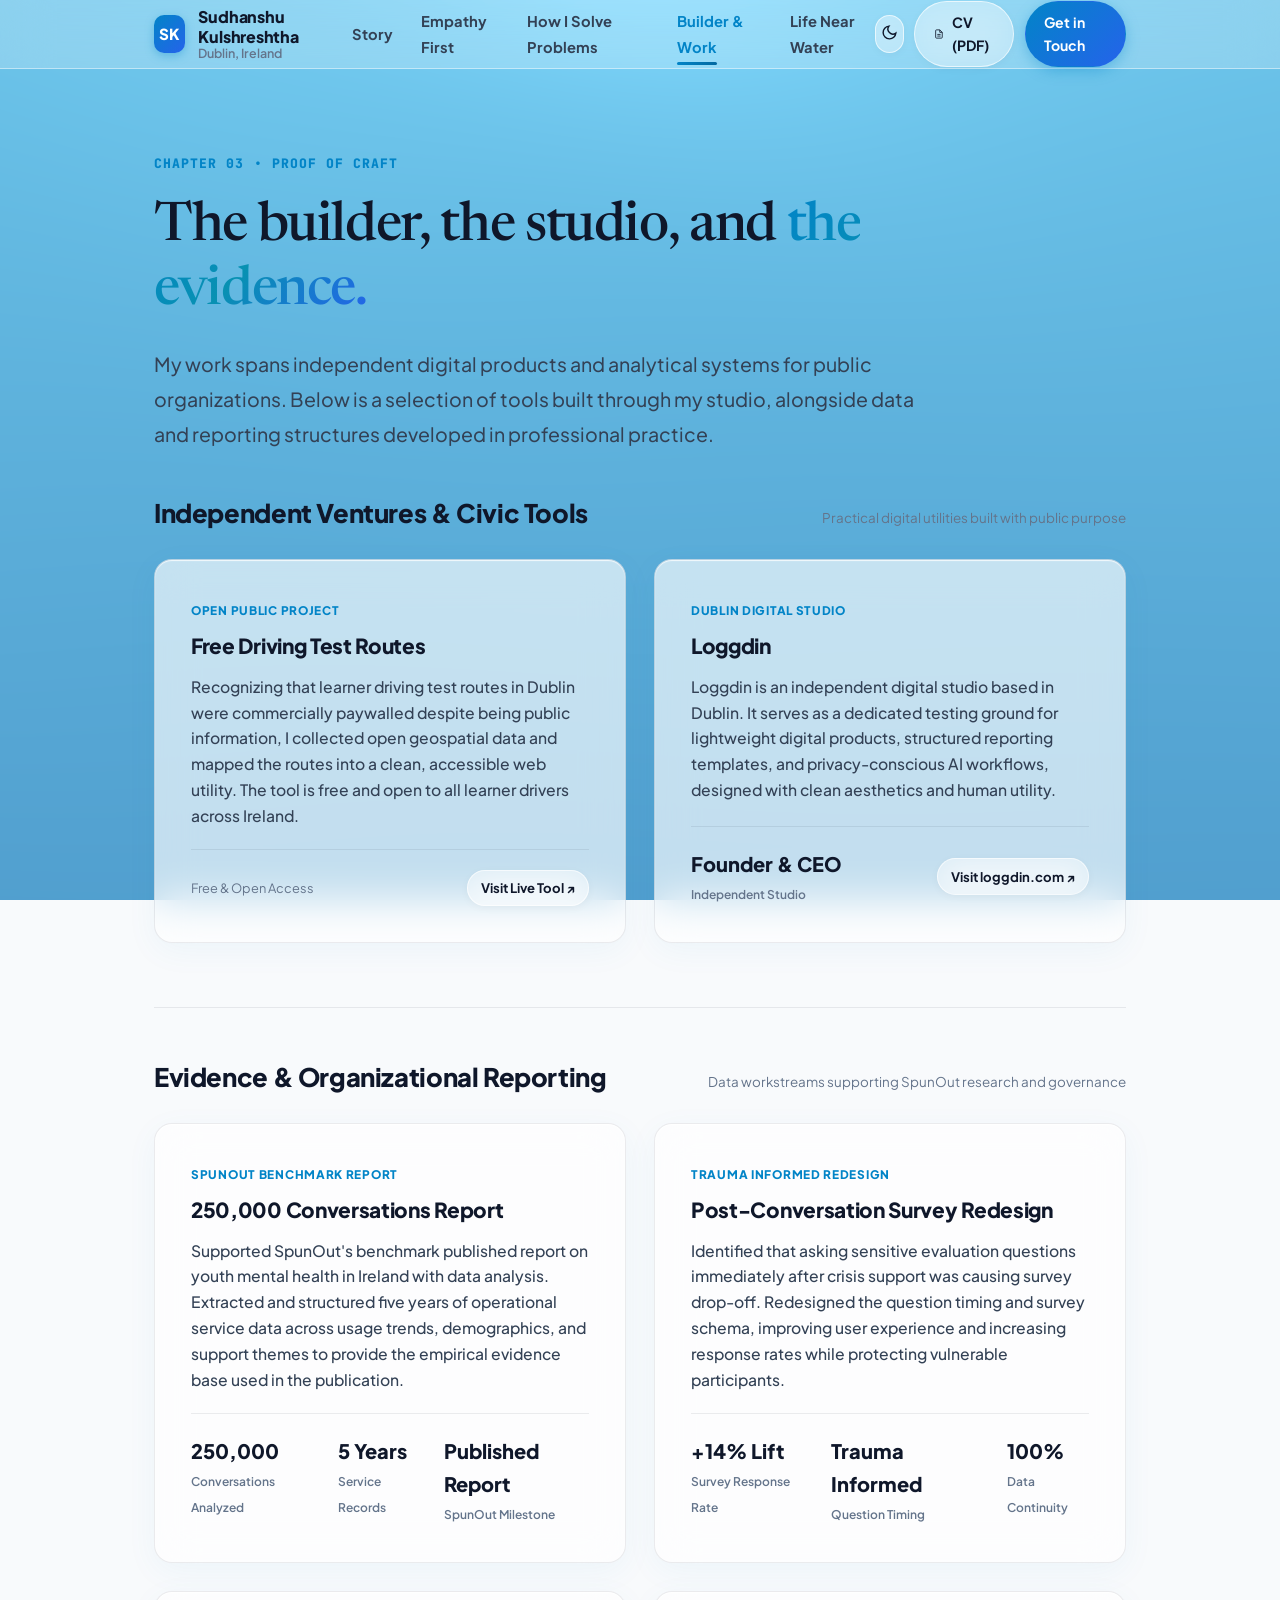
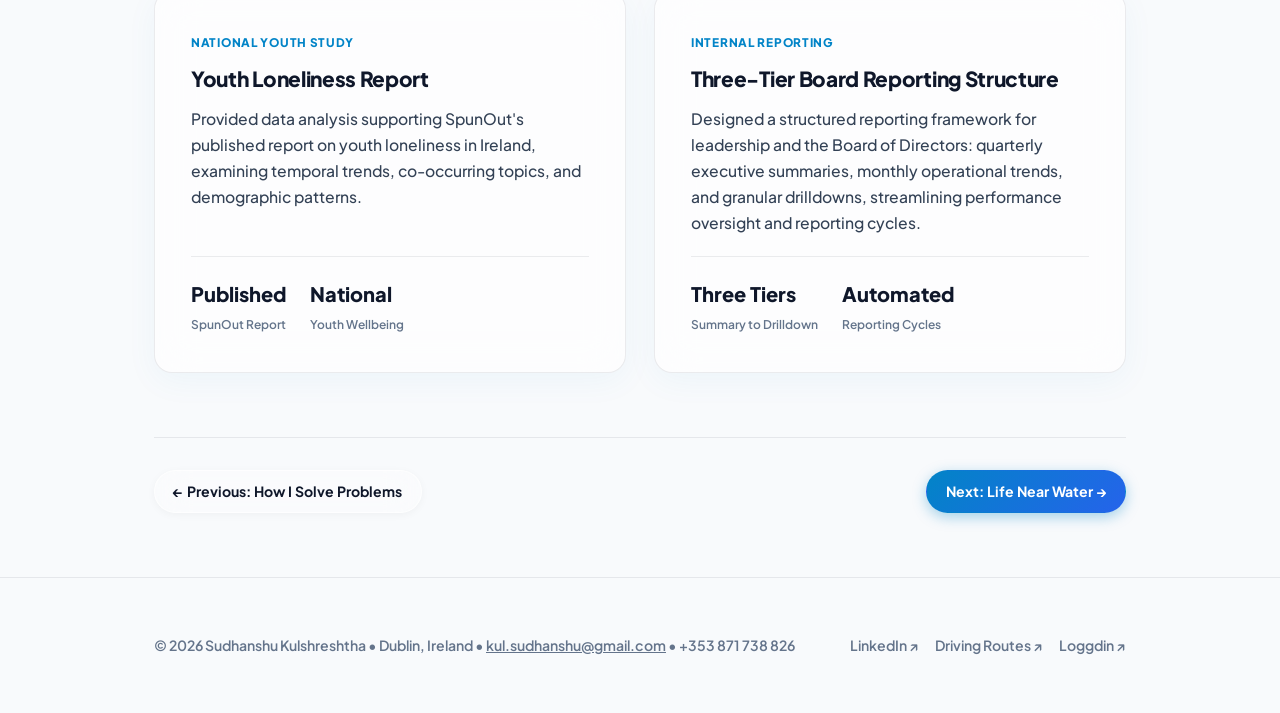
<file: demo/work.html>
<!DOCTYPE html>
<html lang="en" data-theme="light">
<head>
  <meta charset="UTF-8">
  <meta name="viewport" content="width=device-width, initial-scale=1.0">
  <title>The Builder & Published Work | Sudhanshu Kulshreshtha</title>
  <meta name="description" content="Independent digital products at Loggdin and published research in youth mental health and board governance.">
  <link rel="preconnect" href="https://fonts.googleapis.com">
  <link rel="preconnect" href="https://fonts.gstatic.com" crossorigin>
  <link href="https://fonts.googleapis.com/css2?family=Newsreader:ital,opsz,wght@0,6..72,400;0,6..72,500;0,6..72,600;1,6..72,400;1,6..72,500&family=Plus+Jakarta+Sans:wght@400;500;600;700;800&family=JetBrains+Mono:wght@500;700&display=swap" rel="stylesheet">
  <link rel="stylesheet" href="css/water.css">
</head>
<body>
  <div class="ambient-horizon"></div>

  <!-- Header Navigation -->
  <header class="site-header">
    <div class="container nav-row">
      <a href="index.html" class="brand-link">
        <div class="avatar-sea">SK</div>
        <div class="brand-meta">
          <h1>Sudhanshu Kulshreshtha</h1>
          <p>Dublin, Ireland</p>
        </div>
      </a>

      <nav>
        <ul class="nav-links">
          <li><a href="index.html" class="nav-item">Story</a></li>
          <li><a href="empathy.html" class="nav-item">Empathy First</a></li>
          <li><a href="how-i-work.html" class="nav-item">How I Solve Problems</a></li>
          <li><a href="work.html" class="nav-item active">Builder & Work</a></li>
          <li><a href="life.html" class="nav-item">Life Near Water</a></li>
        </ul>
      </nav>

      <div class="nav-controls">
        <button id="water-theme-toggle" class="btn-icon" aria-label="Toggle Theme" title="Toggle Sunrise or Twilight Theme">
          <span id="water-theme-icon">
            <svg width="17" height="17" viewBox="0 0 24 24" fill="none" stroke="currentColor" stroke-width="2"><path d="M21 12.79A9 9 0 1 1 11.21 3 7 7 0 0 0 21 12.79z"></path></svg>
          </span>
        </button>

        <a href="../Sudhanshu_Kulshreshtha_Resume.pdf" download="Sudhanshu_Kulshreshtha_Resume.pdf" class="btn btn-outline nav-cta-cv">
          <svg width="14" height="14" viewBox="0 0 24 24" fill="none" stroke="currentColor" stroke-width="2"><path d="M14 2H6a2 2 0 0 0-2 2v16a2 2 0 0 0 2 2h12a2 2 0 0 0 2-2V8z"></path><polyline points="14 2 14 8 20 8"></polyline><line x1="16" y1="13" x2="8" y2="13"></line><line x1="16" y1="17" x2="8" y2="17"></line></svg>
          <span>CV (PDF)</span>
        </a>

        <a href="mailto:kul.sudhanshu@gmail.com" class="btn btn-primary nav-cta-contact">
          <span>Get in Touch</span>
        </a>

        <!-- Mobile Drawer Hamburger -->
        <button id="mobile-menu-trigger" class="btn-hamburger" aria-label="Open Navigation Menu" aria-expanded="false">
          <svg width="18" height="18" viewBox="0 0 24 24" fill="none" stroke="currentColor" stroke-width="2"><line x1="3" y1="12" x2="21" y2="12"></line><line x1="3" y1="6" x2="21" y2="6"></line><line x1="3" y1="18" x2="21" y2="18"></line></svg>
        </button>
      </div>
    </div>
  </header>

  <!-- Full-Screen Opaque Mobile Navigation Modal -->
  <div id="mobile-menu-modal" class="mobile-menu-modal" aria-label="Mobile Navigation" role="dialog" aria-modal="true">
    <div class="mobile-menu-top">
      <a href="index.html" class="brand-link">
        <div class="avatar-sea">SK</div>
        <div class="brand-meta">
          <h1>Sudhanshu Kulshreshtha</h1>
        </div>
      </a>
      <button id="mobile-menu-close" class="mobile-menu-close" aria-label="Close Navigation">
        <svg width="20" height="20" viewBox="0 0 24 24" fill="none" stroke="currentColor" stroke-width="2"><line x1="18" y1="6" x2="6" y2="18"></line><line x1="6" y1="6" x2="18" y2="18"></line></svg>
      </button>
    </div>

    <ul class="mobile-menu-list">
      <li class="mobile-menu-item">
        <a href="index.html">
          <span class="mobile-menu-num">00</span>
          <span class="mobile-menu-label">Story &amp; Prologue</span>
        </a>
      </li>
      <li class="mobile-menu-item">
        <a href="empathy.html">
          <span class="mobile-menu-num">01</span>
          <span class="mobile-menu-label">Empathy First</span>
        </a>
      </li>
      <li class="mobile-menu-item">
        <a href="how-i-work.html">
          <span class="mobile-menu-num">02</span>
          <span class="mobile-menu-label">How I Solve Problems</span>
        </a>
      </li>
      <li class="mobile-menu-item">
        <a href="work.html" class="active">
          <span class="mobile-menu-num">03</span>
          <span class="mobile-menu-label">Builder &amp; Published Work</span>
        </a>
      </li>
      <li class="mobile-menu-item">
        <a href="life.html">
          <span class="mobile-menu-num">04</span>
          <span class="mobile-menu-label">Life Near Water</span>
        </a>
      </li>
    </ul>

    <div class="mobile-menu-actions">
      <a href="../Sudhanshu_Kulshreshtha_Resume.pdf" download="Sudhanshu_Kulshreshtha_Resume.pdf" class="btn btn-outline">
        <svg width="14" height="14" viewBox="0 0 24 24" fill="none" stroke="currentColor" stroke-width="2"><path d="M14 2H6a2 2 0 0 0-2 2v16a2 2 0 0 0 2 2h12a2 2 0 0 0 2-2V8z"></path><polyline points="14 2 14 8 20 8"></polyline><line x1="16" y1="13" x2="8" y2="13"></line><line x1="16" y1="17" x2="8" y2="17"></line></svg>
        <span>Download CV (PDF)</span>
      </a>
      <a href="mailto:kul.sudhanshu@gmail.com" class="btn btn-primary">
        <span>Get in Touch</span>
      </a>
    </div>
  </div>

  <main>
    <section class="page-hero">
      <div class="container">
        <div class="page-eyebrow">
          <span>Chapter 03 &bull; Proof of Craft</span>
        </div>

        <h1 class="page-title">
          The builder, the studio, and <span class="water-gradient-text">the evidence.</span>
        </h1>

        <p class="page-lede">
          My work spans independent digital products and analytical systems for public organizations. Below is a selection of tools built through my studio, alongside data and reporting structures developed in professional practice.
        </p>

        <!-- Part A: The Independent Builder -->
        <div style="margin: 2.5rem 0 4rem;">
          <div style="display: flex; align-items: baseline; justify-content: space-between; margin-bottom: 1.5rem; flex-wrap: wrap; gap: 0.5rem;">
            <h2 style="font-size: 1.6rem; font-weight: 800; color: var(--text-lead); letter-spacing: -0.015em;">
              Independent Ventures & Civic Tools
            </h2>
            <span style="font-size: 0.84rem; color: var(--text-muted);">
              Practical digital utilities built with public purpose
            </span>
          </div>

          <div class="shelf-grid">
            <div class="shelf-box">
              <div>
                <span class="shelf-tag">Open Public Project</span>
                <h3>Free Driving Test Routes</h3>
                <p>
                  Recognizing that learner driving test routes in Dublin were commercially paywalled despite being public information, I collected open geospatial data and mapped the routes into a clean, accessible web utility. The tool is free and open to all learner drivers across Ireland.
                </p>
              </div>
              <div class="shelf-metrics-row" style="align-items: center; justify-content: space-between;">
                <span style="font-size: 0.8rem; color: var(--text-muted);">Free & Open Access</span>
                <a href="https://freedrivingtestroutes.netlify.app/" target="_blank" rel="noopener noreferrer" class="btn btn-outline" style="font-size: 0.82rem; padding: 0.4rem 0.8rem;">
                  <span>Visit Live Tool &nearr;</span>
                </a>
              </div>
            </div>

            <div class="shelf-box">
              <div>
                <span class="shelf-tag">Dublin Digital Studio</span>
                <h3>Loggdin</h3>
                <p>
                  Loggdin is an independent digital studio based in Dublin. It serves as a dedicated testing ground for lightweight digital products, structured reporting templates, and privacy-conscious AI workflows, designed with clean aesthetics and human utility.
                </p>
              </div>
              <div class="shelf-metrics-row" style="align-items: center; justify-content: space-between;">
                <div class="shelf-stat-item">
                  <h4>Founder & CEO</h4>
                  <span>Independent Studio</span>
                </div>
                <a href="https://loggdin.com" target="_blank" rel="noopener noreferrer" class="btn btn-outline" style="font-size: 0.82rem; padding: 0.4rem 0.8rem;">
                  <span>Visit loggdin.com &nearr;</span>
                </a>
              </div>
            </div>
          </div>
        </div>

        <!-- Part B: Published Research & Evidence Shelf -->
        <div style="margin-top: 4rem; padding-top: 3rem; border-top: 1px solid var(--border-calm);">
          <div style="display: flex; align-items: baseline; justify-content: space-between; margin-bottom: 1.5rem; flex-wrap: wrap; gap: 0.5rem;">
            <h2 style="font-size: 1.6rem; font-weight: 800; color: var(--text-lead); letter-spacing: -0.015em;">
              Evidence & Organizational Reporting
            </h2>
            <span style="font-size: 0.84rem; color: var(--text-muted);">
              Data workstreams supporting SpunOut research and governance
            </span>
          </div>

          <div class="shelf-grid">
            <div class="shelf-box">
              <div>
                <span class="shelf-tag">SpunOut Benchmark Report</span>
                <h3>250,000 Conversations Report</h3>
                <p>
                  Supported SpunOut's benchmark published report on youth mental health in Ireland with data analysis. Extracted and structured five years of operational service data across usage trends, demographics, and support themes to provide the empirical evidence base used in the publication.
                </p>
              </div>
              <div class="shelf-metrics-row">
                <div class="shelf-stat-item">
                  <h4>250,000</h4>
                  <span>Conversations Analyzed</span>
                </div>
                <div class="shelf-stat-item">
                  <h4>5 Years</h4>
                  <span>Service Records</span>
                </div>
                <div class="shelf-stat-item">
                  <h4>Published Report</h4>
                  <span>SpunOut Milestone</span>
                </div>
              </div>
            </div>

            <div class="shelf-box">
              <div>
                <span class="shelf-tag">Trauma Informed Redesign</span>
                <h3>Post-Conversation Survey Redesign</h3>
                <p>
                  Identified that asking sensitive evaluation questions immediately after crisis support was causing survey drop-off. Redesigned the question timing and survey schema, improving user experience and increasing response rates while protecting vulnerable participants.
                </p>
              </div>
              <div class="shelf-metrics-row">
                <div class="shelf-stat-item">
                  <h4>+14% Lift</h4>
                  <span>Survey Response Rate</span>
                </div>
                <div class="shelf-stat-item">
                  <h4>Trauma Informed</h4>
                  <span>Question Timing</span>
                </div>
                <div class="shelf-stat-item">
                  <h4>100%</h4>
                  <span>Data Continuity</span>
                </div>
              </div>
            </div>

            <div class="shelf-box">
              <div>
                <span class="shelf-tag">National Youth Study</span>
                <h3>Youth Loneliness Report</h3>
                <p>
                  Provided data analysis supporting SpunOut's published report on youth loneliness in Ireland, examining temporal trends, co-occurring topics, and demographic patterns.
                </p>
              </div>
              <div class="shelf-metrics-row">
                <div class="shelf-stat-item">
                  <h4>Published</h4>
                  <span>SpunOut Report</span>
                </div>
                <div class="shelf-stat-item">
                  <h4>National</h4>
                  <span>Youth Wellbeing</span>
                </div>
              </div>
            </div>

            <div class="shelf-box">
              <div>
                <span class="shelf-tag">Internal Reporting</span>
                <h3>Three-Tier Board Reporting Structure</h3>
                <p>
                  Designed a structured reporting framework for leadership and the Board of Directors: quarterly executive summaries, monthly operational trends, and granular drilldowns, streamlining performance oversight and reporting cycles.
                </p>
              </div>
              <div class="shelf-metrics-row">
                <div class="shelf-stat-item">
                  <h4>Three Tiers</h4>
                  <span>Summary to Drilldown</span>
                </div>
                <div class="shelf-stat-item">
                  <h4>Automated</h4>
                  <span>Reporting Cycles</span>
                </div>
              </div>
            </div>
          </div>
        </div>

        <!-- Next / Prev Chapter Navigation -->
        <div style="display: flex; justify-content: space-between; align-items: center; margin-top: 4rem; padding-top: 2rem; border-top: 1px solid var(--border-calm); flex-wrap: wrap; gap: 1rem;">
          <a href="how-i-work.html" class="btn btn-outline">&larr; Previous: How I Solve Problems</a>
          <a href="life.html" class="btn btn-primary">Next: Life Near Water &rarr;</a>
        </div>
      </div>
    </section>
  </main>

  <!-- Footer -->
  <footer class="site-footer">
    <div class="container footer-content">
      <div>
        &copy; 2026 Sudhanshu Kulshreshtha &bull; Dublin, Ireland &bull; <a href="mailto:kul.sudhanshu@gmail.com" style="color: inherit; text-decoration: underline;">kul.sudhanshu@gmail.com</a> &bull; +353 871 738 826
      </div>
      <div style="display: flex; gap: 1rem;">
        <a href="https://linkedin.com/in/sudhanshu-kulshreshtha" target="_blank" rel="noopener noreferrer" style="color: inherit; text-decoration: none;">LinkedIn &nearr;</a>
        <a href="https://freedrivingtestroutes.netlify.app/" target="_blank" rel="noopener noreferrer" style="color: inherit; text-decoration: none;">Driving Routes &nearr;</a>
        <a href="https://loggdin.com" target="_blank" rel="noopener noreferrer" style="color: inherit; text-decoration: none;">Loggdin &nearr;</a>
      </div>
    </div>
  </footer>

  <script src="js/water-canvas.js"></script>
  <script src="js/water.js"></script>
</body>
</html>
</file>
<file: css/styles.css>
/**
 * Executive Dossier Design System
 * Calm Blue & Deep Slate Executive Palette
 * Optimized for Content Density & High-Impact Typography
 */

:root {
  --calm-slate-deep: #1E3A52;
  --calm-cerulean: #20638A;
  --calm-sky: #4A90E2;
  --calm-ice: #F0F5FA;
  --bg-primary: #FFFFFF;
  --bg-surface: #F7FAFD;
  --bg-card: #FFFFFF;
  --border-subtle: #DDE7F0;
  --border-accent: #B8D5EA;
  --text-primary: #12202D;
  --text-secondary: #3E5466;
  --text-muted: #647B8E;
  
  --shadow-sm: 0 1px 4px rgba(30, 58, 82, 0.05);
  --shadow-md: 0 4px 14px rgba(30, 58, 82, 0.08);
  --shadow-modal: 0 20px 50px rgba(10, 25, 40, 0.25);
  
  --radius-sm: 5px;
  --radius-md: 8px;
  --radius-lg: 12px;
  --radius-full: 9999px;
  
  --transition-fast: 0.15s ease;
  --transition-base: 0.2s ease;
}

[data-theme="dark"] {
  --calm-slate-deep: #2A4E6C;
  --calm-cerulean: #3B89B6;
  --calm-sky: #5CA4E6;
  --calm-ice: #142434;
  --bg-primary: #0A131C;
  --bg-surface: #101D2A;
  --bg-card: #142434;
  --border-subtle: #1C3246;
  --border-accent: #274764;
  --text-primary: #F0F6FA;
  --text-secondary: #ADC1D1;
  --text-muted: #6E889E;
  
  --shadow-sm: 0 1px 4px rgba(0, 0, 0, 0.3);
  --shadow-md: 0 4px 14px rgba(0, 0, 0, 0.45);
  --shadow-modal: 0 20px 50px rgba(0, 0, 0, 0.65);
}

*, *::before, *::after {
  box-sizing: border-box;
  margin: 0;
  padding: 0;
}

html {
  scroll-behavior: smooth;
  background-color: var(--bg-primary);
  color: var(--text-primary);
  line-height: 1.5;
  font-size: 15px;
}

body {
  font-family: 'Plus Jakarta Sans', -apple-system, BlinkMacSystemFont, 'Segoe UI', Roboto, sans-serif;
  background-color: var(--bg-primary);
  color: var(--text-primary);
  transition: background-color var(--transition-base), color var(--transition-base);
  -webkit-font-smoothing: antialiased;
}

.container {
  max-width: 1060px;
  margin: 0 auto;
  padding: 0 1.25rem;
}

/* Header & Navigation */
.site-header {
  position: sticky;
  top: 0;
  z-index: 100;
  background: rgba(255, 255, 255, 0.94);
  backdrop-filter: blur(10px);
  -webkit-backdrop-filter: blur(10px);
  border-bottom: 1px solid var(--border-subtle);
  transition: background var(--transition-base), border-color var(--transition-base);
}

[data-theme="dark"] .site-header {
  background: rgba(10, 19, 28, 0.94);
}

.nav-container {
  display: flex;
  align-items: center;
  justify-content: space-between;
  height: 58px;
}

.brand-group {
  display: flex;
  align-items: center;
  gap: 0.65rem;
  text-decoration: none;
  color: var(--text-primary);
}

.brand-avatar {
  width: 32px;
  height: 32px;
  border-radius: var(--radius-sm);
  background: linear-gradient(135deg, var(--calm-slate-deep) 0%, var(--calm-cerulean) 100%);
  color: #ffffff;
  display: flex;
  align-items: center;
  justify-content: center;
  font-weight: 800;
  font-size: 0.8rem;
}

.brand-meta h1 {
  font-size: 0.95rem;
  font-weight: 700;
  line-height: 1.15;
}

.brand-meta p {
  font-size: 0.725rem;
  color: var(--text-muted);
}

.nav-links {
  display: flex;
  gap: 1.5rem;
  list-style: none;
}

.nav-link {
  text-decoration: none;
  color: var(--text-secondary);
  font-size: 0.85rem;
  font-weight: 600;
  transition: color var(--transition-fast);
}

.nav-link:hover {
  color: var(--calm-cerulean);
}

.nav-actions {
  display: flex;
  align-items: center;
  gap: 0.65rem;
}

/* Mobile drawer: strictly hidden on desktop to eliminate overlap */
.mobile-nav-drawer {
  display: none !important;
}

/* Buttons */
.btn {
  display: inline-flex;
  align-items: center;
  justify-content: center;
  gap: 0.45rem;
  padding: 0.45rem 1rem;
  border-radius: var(--radius-sm);
  font-size: 0.825rem;
  font-weight: 600;
  text-decoration: none;
  transition: all var(--transition-fast);
  cursor: pointer;
  border: 1px solid transparent;
  line-height: 1.3;
}

.btn-primary {
  background: var(--calm-slate-deep);
  color: #ffffff;
}

.btn-primary:hover {
  background: var(--calm-cerulean);
  transform: translateY(-1px);
}

.btn-secondary {
  background: var(--bg-surface);
  color: var(--text-primary);
  border-color: var(--border-subtle);
}

.btn-secondary:hover {
  background: var(--calm-ice);
  border-color: var(--border-accent);
  transform: translateY(-1px);
}

.btn-icon-only {
  padding: 0.45rem;
  border-radius: var(--radius-sm);
  background: var(--bg-surface);
  border: 1px solid var(--border-subtle);
  color: var(--text-secondary);
  cursor: pointer;
  display: flex;
  align-items: center;
  justify-content: center;
  transition: all var(--transition-fast);
}

.btn-icon-only:hover {
  color: var(--text-primary);
  border-color: var(--border-accent);
}

/* Hero Section */
.hero-section {
  padding: 2rem 0 1.5rem;
  border-bottom: 1px solid var(--border-subtle);
}

.hero-badge {
  display: inline-flex;
  align-items: center;
  gap: 0.45rem;
  padding: 0.25rem 0.75rem;
  background: var(--calm-ice);
  border: 1px solid var(--border-accent);
  border-radius: var(--radius-full);
  font-size: 0.725rem;
  font-weight: 700;
  color: var(--calm-slate-deep);
  text-transform: uppercase;
  letter-spacing: 0.04em;
  margin-bottom: 0.85rem;
}

[data-theme="dark"] .hero-badge {
  background: rgba(32, 99, 138, 0.2);
  border-color: var(--calm-cerulean);
  color: var(--calm-sky);
}

.hero-title {
  font-size: clamp(1.85rem, 3.2vw, 2.65rem);
  font-weight: 800;
  letter-spacing: -0.025em;
  line-height: 1.18;
  color: var(--text-primary);
  max-width: 900px;
  margin-bottom: 0.65rem;
}

.highlight-text {
  color: var(--calm-cerulean);
}

[data-theme="dark"] .highlight-text {
  color: var(--calm-sky);
}

.hero-subtitle {
  font-size: 1.05rem;
  font-weight: 600;
  color: var(--calm-slate-deep);
  margin-bottom: 0.75rem;
}

[data-theme="dark"] .hero-subtitle {
  color: var(--calm-sky);
}

.hero-lede {
  font-size: 0.95rem;
  color: var(--text-secondary);
  max-width: 860px;
  line-height: 1.6;
  margin-bottom: 1.25rem;
}

.hero-actions {
  display: flex;
  flex-wrap: wrap;
  gap: 0.75rem;
  margin-bottom: 1.75rem;
}

/* Metrics Strip */
.metrics-strip {
  display: grid;
  grid-template-columns: repeat(4, 1fr);
  gap: 0.85rem;
  background: var(--bg-surface);
  border: 1px solid var(--border-subtle);
  padding: 0.9rem 1.15rem;
  border-radius: var(--radius-md);
}

.metric-card h3 {
  font-size: 1.55rem;
  font-weight: 800;
  color: var(--calm-cerulean);
  letter-spacing: -0.02em;
  line-height: 1;
  margin-bottom: 0.25rem;
}

[data-theme="dark"] .metric-card h3 {
  color: var(--calm-sky);
}

.metric-card .metric-label {
  font-size: 0.8rem;
  font-weight: 700;
  color: var(--text-primary);
  margin-bottom: 0.15rem;
}

.metric-card .metric-sub {
  font-size: 0.725rem;
  color: var(--text-muted);
  line-height: 1.3;
}

/* Content Sections */
.section-padding {
  padding: 2.25rem 0;
}

.section-eyebrow {
  font-size: 0.725rem;
  font-weight: 800;
  text-transform: uppercase;
  letter-spacing: 0.07em;
  color: var(--calm-cerulean);
  margin-bottom: 0.25rem;
  display: block;
}

[data-theme="dark"] .section-eyebrow {
  color: var(--calm-sky);
}

.section-heading {
  font-size: 1.55rem;
  font-weight: 800;
  letter-spacing: -0.02em;
  color: var(--text-primary);
  margin-bottom: 0.35rem;
}

.section-desc {
  font-size: 0.9rem;
  color: var(--text-secondary);
  max-width: 650px;
  margin-bottom: 1.5rem;
}

/* 3 Pillars */
.pillars-grid {
  display: grid;
  grid-template-columns: repeat(3, 1fr);
  gap: 1rem;
}

.pillar-card {
  background: var(--bg-card);
  border: 1px solid var(--border-subtle);
  border-radius: var(--radius-md);
  padding: 1.25rem 1.35rem;
  transition: all var(--transition-fast);
}

.pillar-card:hover {
  border-color: var(--calm-cerulean);
  box-shadow: var(--shadow-sm);
}

.pillar-num {
  font-family: 'JetBrains Mono', monospace;
  font-size: 0.75rem;
  font-weight: 700;
  color: var(--calm-cerulean);
  margin-bottom: 0.5rem;
  display: block;
}

[data-theme="dark"] .pillar-num {
  color: var(--calm-sky);
}

.pillar-card h3 {
  font-size: 1.05rem;
  font-weight: 700;
  color: var(--text-primary);
  margin-bottom: 0.45rem;
  line-height: 1.3;
}

.pillar-card p {
  font-size: 0.85rem;
  color: var(--text-secondary);
  line-height: 1.55;
}

/* Case Studies */
.case-grid {
  display: grid;
  grid-template-columns: repeat(2, 1fr);
  gap: 1.15rem;
}

.case-card {
  background: var(--bg-card);
  border: 1px solid var(--border-subtle);
  border-radius: var(--radius-md);
  padding: 1.35rem 1.5rem;
  display: flex;
  flex-direction: column;
  justify-content: space-between;
  transition: all var(--transition-fast);
}

.case-card:hover {
  border-color: var(--border-accent);
  box-shadow: var(--shadow-sm);
}

.case-tag {
  font-size: 0.7rem;
  font-weight: 700;
  text-transform: uppercase;
  letter-spacing: 0.04em;
  color: var(--calm-cerulean);
  background: var(--calm-ice);
  padding: 0.2rem 0.55rem;
  border-radius: var(--radius-full);
  display: inline-block;
  margin-bottom: 0.65rem;
}

[data-theme="dark"] .case-tag {
  background: rgba(32, 99, 138, 0.2);
  color: var(--calm-sky);
}

.case-card h3 {
  font-size: 1.15rem;
  font-weight: 700;
  color: var(--text-primary);
  margin-bottom: 0.45rem;
  line-height: 1.3;
}

.case-card p {
  font-size: 0.875rem;
  color: var(--text-secondary);
  line-height: 1.55;
  margin-bottom: 1rem;
}

.case-impact-strip {
  display: flex;
  gap: 1.25rem;
  border-top: 1px solid var(--border-subtle);
  padding-top: 0.75rem;
  margin-top: auto;
}

.impact-stat h4 {
  font-size: 1.05rem;
  font-weight: 800;
  color: var(--calm-slate-deep);
  line-height: 1.2;
}

[data-theme="dark"] .impact-stat h4 {
  color: var(--calm-sky);
}

.impact-stat span {
  font-size: 0.725rem;
  color: var(--text-muted);
}

/* Resume Download Callout Strip */
.dossier-callout {
  background: var(--bg-surface);
  border: 1px solid var(--border-accent);
  border-radius: var(--radius-md);
  padding: 1.35rem 1.65rem;
  display: flex;
  align-items: center;
  justify-content: space-between;
  gap: 1.5rem;
  margin-top: 1.75rem;
}

.callout-text h3 {
  font-size: 1.1rem;
  font-weight: 800;
  color: var(--text-primary);
  margin-bottom: 0.25rem;
}

.callout-text p {
  font-size: 0.85rem;
  color: var(--text-secondary);
  line-height: 1.45;
}

/* Footer */
.site-footer {
  border-top: 1px solid var(--border-subtle);
  padding: 1.75rem 0;
  background: var(--bg-surface);
}

.footer-inner {
  display: flex;
  align-items: center;
  justify-content: space-between;
}

.footer-copy {
  font-size: 0.8rem;
  color: var(--text-muted);
}

@media (max-width: 860px) {
  .pillars-grid, .case-grid, .metrics-strip {
    grid-template-columns: 1fr;
  }
  .dossier-callout {
    flex-direction: column;
    align-items: flex-start;
  }
  .nav-links {
    display: none;
  }
}
</file>
<file: demo/css/water.css>
/**
 * Ocean, Sunny Blue, & Luminous Sunset Design System
 * Pure Liquid Glassmorphism Edition
 * Seamless header, zero white boxes, balanced water illumination.
 */

:root {
  /* DAY: Sunlit Ocean Water Palette */
  --sunny-sky: #0284c7;
  --sunny-azure: #2563eb;
  --sunny-turquoise: #0891b2;
  --sunny-gold: #f59e0b;
  --sunny-foam: #dbeafe;

  --accent-primary: #0284c7;
  --accent-secondary: #0369a1;

  --bg-page: #f8fafc;
  
  /* Crystalline Quiet Surfaces */
  --bg-surface: rgba(255, 255, 255, 0.65);
  --bg-card: rgba(255, 255, 255, 0.85);
  --border-calm: rgba(15, 23, 42, 0.08);
  --border-focus: rgba(2, 132, 199, 0.40);

  --text-lead: #0f172a;
  --text-body: #334155;
  --text-muted: #64748b;

  --font-serif: 'Newsreader', Georgia, 'Times New Roman', serif;
  --font-display: 'Plus Jakarta Sans', -apple-system, BlinkMacSystemFont, sans-serif;
  --font-mono: 'JetBrains Mono', monospace;

  --radius-sm: 10px;
  --radius-md: 18px;
  --radius-lg: 24px;
  --radius-full: 9999px;

  --shadow-water: inset 0 1px 1px rgba(255, 255, 255, 0.8), 0 8px 32px rgba(2, 132, 199, 0.05);
  --shadow-hover: inset 0 1px 2px rgba(255, 255, 255, 0.95), 0 16px 40px rgba(2, 132, 199, 0.10);

  --transition-calm: 0.25s cubic-bezier(0.16, 1, 0.3, 1);
}

[data-theme="dark"] {
  /* SUNSET: Quiet Sunset Amber over Midnight Ocean */
  --sunset-rose: #f43f5e;
  --sunset-coral: #f97316;
  --sunset-gold: #f59e0b;
  --sunset-violet: #8b5cf6;
  --sunset-foam: #0d1226;

  --accent-primary: #f59e0b;
  --accent-secondary: #fb923c;

  --bg-page: #080c16;
  
  /* Crystalline Midnight Quiet Surfaces */
  --bg-surface: rgba(15, 23, 42, 0.55);
  --bg-card: rgba(15, 23, 42, 0.70);
  --border-calm: rgba(255, 255, 255, 0.08);
  --border-focus: rgba(245, 158, 11, 0.45);

  --text-lead: #f8fafc;
  --text-body: #cbd5e1;
  --text-muted: #94a3b8;

  --shadow-water: inset 0 1px 1px rgba(255, 255, 255, 0.10), 0 8px 32px rgba(0, 0, 0, 0.45);
  --shadow-hover: inset 0 1px 2px rgba(255, 255, 255, 0.18), 0 16px 40px rgba(245, 158, 11, 0.15);
}

*, *::before, *::after {
  box-sizing: border-box;
  margin: 0;
  padding: 0;
}

html {
  scroll-behavior: smooth;
  font-size: 16px;
}

body {
  font-family: var(--font-display);
  background-color: var(--bg-page);
  color: var(--text-lead);
  line-height: 1.65;
  transition: background-color var(--transition-calm), color var(--transition-calm);
  -webkit-font-smoothing: antialiased;
  position: relative;
  overflow-x: hidden;
  min-height: 100vh;
}

.container {
  width: 100%;
  max-width: 1020px;
  margin: 0 auto;
  padding: 0 1.5rem;
  position: relative;
  z-index: 1;
}

/* Header Navigation (Sheer Borderless Water Glass) */
.site-header {
  position: sticky;
  top: 0;
  z-index: 100;
  background: rgba(255, 255, 255, 0.22);
  backdrop-filter: blur(24px);
  -webkit-backdrop-filter: blur(24px);
  border-bottom: 1px solid rgba(255, 255, 255, 0.45);
  transition: background var(--transition-calm), border-color var(--transition-calm);
}

[data-theme="dark"] .site-header {
  background: rgba(5, 8, 20, 0.35);
  border-bottom: 1px solid rgba(255, 255, 255, 0.10);
}

.nav-row {
  display: flex;
  align-items: center;
  justify-content: space-between;
  height: 68px;
}

.brand-link {
  display: flex;
  align-items: center;
  gap: 0.85rem;
  text-decoration: none;
  color: var(--text-lead);
}

.avatar-sea {
  width: 38px;
  height: 38px;
  border-radius: var(--radius-sm);
  background: linear-gradient(135deg, var(--sunny-sky) 0%, var(--sunny-azure) 100%);
  color: #ffffff;
  display: flex;
  align-items: center;
  justify-content: center;
  font-weight: 800;
  font-size: 0.95rem;
  box-shadow: 0 3px 10px rgba(2, 132, 199, 0.35);
}

[data-theme="dark"] .avatar-sea {
  background: linear-gradient(135deg, #f43f5e 0%, #f97316 100%);
  color: #ffffff;
  box-shadow: 0 3px 12px rgba(244, 63, 94, 0.35);
}

.brand-meta h1 {
  font-size: 1rem;
  font-weight: 800;
  letter-spacing: -0.015em;
  line-height: 1.2;
}

.brand-meta p {
  font-size: 0.78rem;
  color: var(--text-muted);
  line-height: 1.2;
  font-weight: 600;
}

.nav-links {
  display: flex;
  align-items: center;
  list-style: none;
  gap: 1.75rem;
}

.nav-item {
  text-decoration: none;
  font-size: 0.92rem;
  font-weight: 700;
  color: var(--text-body);
  position: relative;
  padding: 0.35rem 0;
  transition: color var(--transition-calm);
}

.nav-item:hover,
.nav-item.active {
  color: var(--accent-primary);
}

.nav-item.active::after {
  content: '';
  position: absolute;
  bottom: -3px;
  left: 0;
  right: 0;
  height: 2.5px;
  background: linear-gradient(90deg, var(--accent-primary), var(--accent-secondary));
  border-radius: var(--radius-full);
}

.nav-controls {
  display: flex;
  align-items: center;
  gap: 0.65rem;
}

/* Buttons */
.btn {
  display: inline-flex;
  align-items: center;
  gap: 0.5rem;
  padding: 0.55rem 1.15rem;
  font-size: 0.88rem;
  font-weight: 700;
  border-radius: var(--radius-full);
  text-decoration: none;
  transition: all var(--transition-calm);
  cursor: pointer;
  border: 1px solid transparent;
}

.btn-primary {
  background: linear-gradient(135deg, #0284c7 0%, #2563eb 100%);
  color: #ffffff;
  box-shadow: 0 4px 14px rgba(2, 132, 199, 0.35);
}

[data-theme="dark"] .btn-primary {
  background: linear-gradient(135deg, #f59e0b 0%, #ea580c 100%);
  color: #080c16;
  font-weight: 800;
  box-shadow: 0 4px 16px rgba(245, 158, 11, 0.35);
}

.btn-primary:hover {
  transform: translateY(-1px);
  filter: brightness(1.08);
}

/* Sheer Water Glass Outline Button (No white box) */
.btn-outline {
  background: rgba(255, 255, 255, 0.32);
  backdrop-filter: blur(16px);
  -webkit-backdrop-filter: blur(16px);
  border: 1px solid rgba(255, 255, 255, 0.65);
  color: var(--text-lead);
  box-shadow: 0 2px 8px rgba(0, 0, 0, 0.04);
}

[data-theme="dark"] .btn-outline {
  background: rgba(255, 255, 255, 0.08);
  border: 1px solid rgba(255, 255, 255, 0.20);
  color: #f8fafc;
}

.btn-outline:hover {
  border-color: var(--accent-primary);
  color: var(--accent-primary);
  background: rgba(255, 255, 255, 0.55);
  transform: translateY(-1px);
}

/* Sheer Circular Glass Pebble Button (No white box) */
.btn-icon {
  width: 38px;
  height: 38px;
  padding: 0;
  display: flex;
  align-items: center;
  justify-content: center;
  border-radius: var(--radius-full);
  border: 1px solid rgba(255, 255, 255, 0.65);
  background: rgba(255, 255, 255, 0.32);
  backdrop-filter: blur(16px);
  -webkit-backdrop-filter: blur(16px);
  color: var(--text-lead);
  cursor: pointer;
  box-shadow: 0 2px 8px rgba(0, 0, 0, 0.04);
  transition: all var(--transition-calm);
}

[data-theme="dark"] .btn-icon {
  background: rgba(255, 255, 255, 0.08);
  border: 1px solid rgba(255, 255, 255, 0.20);
  color: #f8fafc;
}

.btn-icon:hover {
  border-color: var(--accent-primary);
  color: var(--accent-primary);
}

/* Hamburger Trigger (Mobile Only) */
.btn-hamburger {
  display: none;
  width: 38px;
  height: 38px;
  padding: 0;
  align-items: center;
  justify-content: center;
  border-radius: var(--radius-full);
  border: 1px solid rgba(255, 255, 255, 0.65);
  background: rgba(255, 255, 255, 0.32);
  backdrop-filter: blur(16px);
  -webkit-backdrop-filter: blur(16px);
  color: var(--text-lead);
  cursor: pointer;
  box-shadow: 0 2px 8px rgba(0, 0, 0, 0.04);
  transition: all var(--transition-calm);
}

[data-theme="dark"] .btn-hamburger {
  background: rgba(255, 255, 255, 0.08);
  border: 1px solid rgba(255, 255, 255, 0.20);
  color: #f8fafc;
}

.btn-hamburger:hover {
  border-color: var(--accent-primary);
  color: var(--accent-primary);
}

/* Full-Screen Opaque Mobile Navigation Modal (Zero text bleed) */
.mobile-menu-modal {
  position: fixed;
  inset: 0;
  width: 100vw;
  height: 100vh;
  height: 100dvh;
  background-color: var(--bg-page);
  z-index: 9999;
  display: flex;
  flex-direction: column;
  padding: 1.25rem 1.5rem 2rem;
  opacity: 0;
  visibility: hidden;
  pointer-events: none;
  transform: translateY(-8px);
  transition: opacity 0.22s ease, visibility 0.22s ease, transform 0.22s ease;
  overflow-y: auto;
}

.mobile-menu-modal.active {
  opacity: 1;
  visibility: visible;
  pointer-events: auto;
  transform: translateY(0);
}

.mobile-menu-top {
  display: flex;
  align-items: center;
  justify-content: space-between;
  height: 58px;
  border-bottom: 1px solid var(--border-calm);
  padding-bottom: 0.75rem;
  margin-bottom: 2rem;
  flex-shrink: 0;
}

.mobile-menu-close {
  width: 40px;
  height: 40px;
  border-radius: var(--radius-full);
  border: 1px solid var(--border-calm);
  background: var(--bg-surface);
  color: var(--text-lead);
  display: flex;
  align-items: center;
  justify-content: center;
  cursor: pointer;
  transition: all var(--transition-calm);
}

.mobile-menu-close:hover {
  border-color: var(--accent-primary);
  color: var(--accent-primary);
}

.mobile-menu-list {
  list-style: none;
  display: flex;
  flex-direction: column;
  gap: 1rem;
  margin-bottom: auto;
  padding: 0.5rem 0;
}

.mobile-menu-item a {
  display: flex;
  align-items: baseline;
  gap: 1.15rem;
  text-decoration: none;
  color: var(--text-lead);
  padding: 0.65rem 0.5rem;
  border-radius: var(--radius-sm);
  transition: all var(--transition-calm);
}

.mobile-menu-num {
  font-family: var(--font-mono);
  font-size: 0.82rem;
  font-weight: 700;
  color: var(--accent-primary);
  letter-spacing: 0.05em;
}

.mobile-menu-label {
  font-family: var(--font-serif);
  font-size: 1.55rem;
  font-weight: 500;
  letter-spacing: -0.015em;
}

.mobile-menu-item a:hover,
.mobile-menu-item a.active {
  color: var(--accent-primary);
  background: var(--bg-surface);
}

.mobile-menu-actions {
  display: flex;
  flex-direction: column;
  gap: 0.85rem;
  margin-top: 2rem;
  padding-top: 1.5rem;
  border-top: 1px solid var(--border-calm);
  flex-shrink: 0;
}

.mobile-menu-actions .btn {
  width: 100%;
  justify-content: center;
  padding: 0.75rem 1.25rem;
  font-size: 0.95rem;
}

/* Page Layout */
.page-hero {
  padding: 5rem 0 4rem;
}

.page-eyebrow {
  font-family: var(--font-mono);
  font-size: 0.82rem;
  font-weight: 800;
  letter-spacing: 0.08em;
  text-transform: uppercase;
  color: var(--sunny-sky);
  display: inline-flex;
  align-items: center;
  gap: 0.55rem;
  margin-bottom: 1.25rem;
}

[data-theme="dark"] .page-eyebrow {
  color: var(--sunset-coral);
}

.sunrise-sun {
  width: 9px;
  height: 9px;
  border-radius: 50%;
  background: var(--sunny-gold);
  box-shadow: 0 0 8px var(--sunny-gold);
  animation: sunPulse 3s infinite alternate;
}

[data-theme="dark"] .sunrise-sun {
  background: #f43f5e;
  box-shadow: 0 0 8px rgba(244, 63, 94, 0.6);
}

@keyframes sunPulse {
  0% { transform: scale(0.9); opacity: 0.8; }
  100% { transform: scale(1.2); opacity: 1; }
}

.page-title {
  font-family: var(--font-serif);
  font-size: clamp(2.2rem, 5vw, 3.4rem);
  font-weight: 500;
  letter-spacing: -0.025em;
  line-height: 1.18;
  color: var(--text-lead);
  margin-bottom: 1.5rem;
  max-width: 900px;
}

.page-title em, .page-title i {
  font-style: italic;
  font-weight: 400;
}

.water-gradient-text {
  background: linear-gradient(135deg, #0284c7 0%, #0891b2 50%, #2563eb 100%);
  -webkit-background-clip: text;
  -webkit-text-fill-color: transparent;
}

[data-theme="dark"] .water-gradient-text {
  background: linear-gradient(135deg, #f59e0b 0%, #fb923c 50%, #facc15 100%);
  -webkit-background-clip: text;
  -webkit-text-fill-color: transparent;
}

.page-lede {
  font-size: clamp(1.05rem, 2vw, 1.22rem);
  line-height: 1.8;
  color: var(--text-body);
  max-width: 780px;
  margin-bottom: 2.25rem;
  font-weight: 450;
}

/* Story Quote Box */
.story-block {
  padding: 3.5rem 0;
  border-bottom: 1px solid var(--border-calm);
}

.story-block h2, .section-heading {
  font-family: var(--font-serif);
  font-size: clamp(1.6rem, 3.5vw, 2.1rem);
  font-weight: 500;
  letter-spacing: -0.015em;
}

.story-quote-box {
  background: var(--bg-surface);
  backdrop-filter: blur(20px);
  -webkit-backdrop-filter: blur(20px);
  border-left: 4px solid var(--accent-primary);
  border-top: 1px solid var(--border-calm);
  border-right: 1px solid var(--border-calm);
  border-bottom: 1px solid var(--border-calm);
  border-radius: 0 var(--radius-md) var(--radius-md) 0;
  padding: clamp(1.5rem, 3vw, 2.25rem) clamp(1.5rem, 3.5vw, 2.5rem);
  margin: 2.5rem 0;
  box-shadow: var(--shadow-water);
}

.story-quote-text {
  font-family: var(--font-serif);
  font-size: clamp(1.2rem, 2.5vw, 1.45rem);
  line-height: 1.7;
  color: var(--text-lead);
  font-style: italic;
  font-weight: 400;
  margin-bottom: 1rem;
}

.story-quote-meta {
  font-size: 0.86rem;
  font-weight: 700;
  color: var(--accent-primary);
}

/* Stat Grid (Crystal Liquid Glass) */
.stat-water-grid {
  display: grid;
  grid-template-columns: repeat(4, 1fr);
  gap: 1.25rem;
  margin: 2.75rem 0;
}

.stat-water-card {
  background: var(--bg-card);
  backdrop-filter: blur(20px);
  -webkit-backdrop-filter: blur(20px);
  border: 1px solid var(--border-calm);
  border-radius: var(--radius-md);
  padding: 1.65rem;
  box-shadow: var(--shadow-water);
  transition: transform var(--transition-calm), border-color var(--transition-calm), box-shadow var(--transition-calm);
}

.stat-water-card:hover {
  transform: translateY(-3px);
  border-color: var(--border-focus);
  box-shadow: var(--shadow-hover);
  background: rgba(255, 255, 255, 0.52);
}

[data-theme="dark"] .stat-water-card:hover {
  background: rgba(255, 255, 255, 0.12);
}

.stat-water-val {
  font-size: 2.1rem;
  font-weight: 800;
  color: var(--text-lead);
  line-height: 1.1;
  margin-bottom: 0.35rem;
  letter-spacing: -0.03em;
}

.stat-water-label {
  font-size: 0.9rem;
  font-weight: 800;
  color: var(--accent-primary);
  margin-bottom: 0.25rem;
}

.stat-water-desc {
  font-size: 0.82rem;
  line-height: 1.45;
  color: var(--text-muted);
  font-weight: 500;
}

/* Chapter Cards Grid (Liquid Crystal Glassmorphism) */
.chapter-cards-grid {
  display: grid;
  grid-template-columns: repeat(2, 1fr);
  gap: 1.5rem;
  margin-top: 2rem;
}

.chapter-card {
  background: var(--bg-card);
  backdrop-filter: blur(20px);
  -webkit-backdrop-filter: blur(20px);
  border: 1px solid var(--border-calm);
  border-radius: var(--radius-md);
  padding: 2.25rem;
  text-decoration: none;
  color: inherit;
  box-shadow: var(--shadow-water);
  display: flex;
  flex-direction: column;
  justify-content: space-between;
  transition: all var(--transition-calm);
}

.chapter-card:hover {
  transform: translateY(-4px);
  border-color: var(--border-focus);
  box-shadow: var(--shadow-hover);
  background: rgba(255, 255, 255, 0.55);
}

[data-theme="dark"] .chapter-card:hover {
  background: rgba(255, 255, 255, 0.12);
}

.chapter-card-num {
  font-family: var(--font-mono);
  font-size: 0.82rem;
  font-weight: 800;
  color: var(--accent-primary);
  text-transform: uppercase;
  letter-spacing: 0.08em;
  margin-bottom: 0.75rem;
}

.chapter-card h3 {
  font-size: 1.4rem;
  font-weight: 800;
  color: var(--text-lead);
  letter-spacing: -0.015em;
  margin-bottom: 0.75rem;
}

.chapter-card p {
  font-size: 0.98rem;
  line-height: 1.65;
  color: var(--text-body);
  margin-bottom: 1.5rem;
  font-weight: 500;
}

.chapter-link-arrow {
  display: inline-flex;
  align-items: center;
  gap: 0.45rem;
  font-size: 0.9rem;
  font-weight: 800;
  color: var(--accent-primary);
}

/* Sentiments Filter & Tiles */
.sentiment-chips-row {
  display: flex;
  flex-wrap: wrap;
  gap: 0.55rem;
  margin-bottom: 2rem;
}

.chip-btn {
  padding: 0.5rem 1.1rem;
  font-size: 0.86rem;
  font-weight: 700;
  border-radius: var(--radius-full);
  background: var(--bg-surface);
  backdrop-filter: blur(16px);
  -webkit-backdrop-filter: blur(16px);
  border: 1px solid var(--border-calm);
  color: var(--text-body);
  cursor: pointer;
  box-shadow: var(--shadow-water);
  transition: all var(--transition-calm);
}

.chip-btn:hover {
  border-color: var(--accent-primary);
  color: var(--accent-primary);
  background: rgba(255, 255, 255, 0.55);
}

.chip-btn.active {
  background: linear-gradient(135deg, var(--sunny-sky) 0%, var(--sunny-azure) 100%);
  color: #ffffff;
  border-color: transparent;
  box-shadow: 0 4px 12px rgba(2, 132, 199, 0.35);
}

[data-theme="dark"] .chip-btn.active {
  background: linear-gradient(135deg, #f43f5e 0%, #f97316 100%);
  box-shadow: 0 4px 14px rgba(244, 63, 94, 0.4);
}

.sentiments-masonry {
  display: grid;
  grid-template-columns: repeat(3, 1fr);
  gap: 1.25rem;
}

.sentiment-tile {
  background: var(--bg-surface);
  backdrop-filter: blur(20px);
  -webkit-backdrop-filter: blur(20px);
  border: 1px solid var(--border-calm);
  border-radius: var(--radius-md);
  padding: 1.85rem;
  display: flex;
  flex-direction: column;
  justify-content: space-between;
  box-shadow: var(--shadow-water);
  transition: transform var(--transition-calm), border-color var(--transition-calm);
}

.sentiment-tile:hover {
  transform: translateY(-3px);
  border-color: var(--border-focus);
  background: rgba(255, 255, 255, 0.55);
}

[data-theme="dark"] .sentiment-tile:hover {
  background: rgba(255, 255, 255, 0.12);
}

.sentiment-tile-tag {
  font-size: 0.74rem;
  font-weight: 800;
  letter-spacing: 0.06em;
  text-transform: uppercase;
  color: var(--accent-primary);
  margin-bottom: 0.85rem;
}

.sentiment-tile-quote {
  font-size: 0.98rem;
  line-height: 1.65;
  color: var(--text-body);
  font-style: italic;
  margin-bottom: 1.25rem;
  font-weight: 500;
}

.sentiment-tile-meta {
  font-size: 0.78rem;
  color: var(--text-muted);
  font-weight: 600;
}

/* Editorial Method Stream (Zero Clunky Boxes) */
.method-stream {
  display: flex;
  flex-direction: column;
  margin-top: 2rem;
}

.method-step {
  display: grid;
  grid-template-columns: 80px 1fr;
  gap: 2.5rem;
  padding: 3rem 0;
  border-bottom: 1px solid var(--border-calm);
  position: relative;
}

.method-step:first-child {
  padding-top: 1rem;
}

.method-step:last-child {
  border-bottom: none;
}

.method-meta {
  display: flex;
  flex-direction: column;
  align-items: flex-start;
  gap: 0.25rem;
}

.method-num {
  font-family: var(--font-serif);
  font-size: 2.5rem;
  line-height: 1;
  font-weight: 400;
  color: var(--accent-primary);
  letter-spacing: -0.02em;
}

.method-tag {
  font-family: var(--font-mono);
  font-size: 0.72rem;
  font-weight: 700;
  letter-spacing: 0.12em;
  text-transform: uppercase;
  color: var(--text-muted);
}

.method-body {
  max-width: 780px;
}

.method-title {
  font-family: var(--font-serif);
  font-size: 1.65rem;
  font-weight: 500;
  letter-spacing: -0.015em;
  color: var(--text-lead);
  margin-bottom: 0.85rem;
  line-height: 1.25;
}

.method-desc {
  font-size: 1.05rem;
  line-height: 1.8;
  color: var(--text-body);
  margin-bottom: 1.25rem;
  font-weight: 450;
}

.method-evidence {
  border-left: 2px solid var(--accent-primary);
  padding: 0.25rem 0 0.25rem 1.25rem;
  margin-top: 1rem;
  background: transparent;
}

.method-evidence-label {
  font-family: var(--font-mono);
  font-size: 0.72rem;
  font-weight: 800;
  letter-spacing: 0.08em;
  text-transform: uppercase;
  color: var(--accent-primary);
  display: block;
  margin-bottom: 0.35rem;
}

.method-evidence p {
  font-size: 0.95rem;
  line-height: 1.7;
  color: var(--text-body);
  font-style: italic;
  font-weight: 400;
}

/* Two Column Work Shelf */
.shelf-grid {
  display: grid;
  grid-template-columns: repeat(2, 1fr);
  gap: 1.75rem;
}

.shelf-box {
  background: var(--bg-surface);
  backdrop-filter: blur(20px);
  -webkit-backdrop-filter: blur(20px);
  border: 1px solid var(--border-calm);
  border-radius: var(--radius-md);
  padding: 2.25rem;
  box-shadow: var(--shadow-water);
  display: flex;
  flex-direction: column;
  justify-content: space-between;
  transition: transform var(--transition-calm), border-color var(--transition-calm);
}

.shelf-box:hover {
  transform: translateY(-3px);
  border-color: var(--border-focus);
  background: rgba(255, 255, 255, 0.55);
}

[data-theme="dark"] .shelf-box:hover {
  background: rgba(255, 255, 255, 0.12);
}

.shelf-tag {
  display: inline-block;
  font-size: 0.74rem;
  font-weight: 800;
  letter-spacing: 0.06em;
  text-transform: uppercase;
  color: var(--accent-primary);
  margin-bottom: 0.55rem;
}

.shelf-box h3 {
  font-size: 1.3rem;
  font-weight: 800;
  color: var(--text-lead);
  letter-spacing: -0.015em;
  margin-bottom: 0.65rem;
}

.shelf-box p {
  font-size: 0.98rem;
  line-height: 1.65;
  color: var(--text-body);
  margin-bottom: 1.25rem;
  font-weight: 500;
}

.shelf-metrics-row {
  display: flex;
  gap: 1.5rem;
  padding-top: 1.25rem;
  border-top: 1px solid var(--border-calm);
}

.shelf-stat-item h4 {
  font-size: 1.25rem;
  font-weight: 800;
  color: var(--text-lead);
}

.shelf-stat-item span {
  font-size: 0.75rem;
  color: var(--text-muted);
  font-weight: 600;
}

/* Life Photos Grid */
.photo-vignette-grid {
  display: grid;
  grid-template-columns: repeat(3, 1fr);
  gap: 1.25rem;
  margin: 2.5rem 0;
}

.photo-vignette-card {
  position: relative;
  border-radius: var(--radius-md);
  overflow: hidden;
  box-shadow: var(--shadow-water);
  border: 1px solid var(--border-calm);
  aspect-ratio: 4 / 5;
  background: var(--bg-surface);
}

.photo-vignette-card img {
  width: 100%;
  height: 100%;
  object-fit: cover;
  transition: transform 0.5s ease;
}

.photo-vignette-card:hover img {
  transform: scale(1.04);
}

.photo-vignette-caption {
  position: absolute;
  bottom: 0;
  left: 0;
  right: 0;
  padding: 1rem 1.25rem;
  background: linear-gradient(to top, rgba(5, 8, 20, 0.90) 0%, transparent 100%);
  color: #ffffff;
  font-size: 0.84rem;
  font-weight: 600;
}

/* Resume Banner */
.resume-dossier-callout {
  background: linear-gradient(135deg, rgba(2, 132, 199, 0.75) 0%, rgba(37, 99, 235, 0.80) 100%);
  backdrop-filter: blur(24px);
  -webkit-backdrop-filter: blur(24px);
  color: #ffffff;
  border-radius: var(--radius-lg);
  padding: 2.75rem 2.5rem;
  display: flex;
  align-items: center;
  justify-content: space-between;
  gap: 2rem;
  margin: 4.5rem 0 2rem;
  box-shadow: 0 12px 36px rgba(2, 132, 199, 0.22);
  border: 1px solid rgba(255, 255, 255, 0.55);
}

[data-theme="dark"] .resume-dossier-callout {
  background: linear-gradient(135deg, rgba(16, 23, 44, 0.75) 0%, rgba(30, 16, 38, 0.75) 100%);
  border-color: rgba(244, 63, 94, 0.35);
  box-shadow: 0 12px 36px rgba(0, 0, 0, 0.55);
}

.resume-dossier-callout h3 {
  font-size: 1.5rem;
  font-weight: 800;
  margin-bottom: 0.5rem;
  letter-spacing: -0.015em;
}

.resume-dossier-callout p {
  font-size: 0.98rem;
  line-height: 1.6;
  color: #f0f9ff;
  max-width: 600px;
  font-weight: 500;
}

[data-theme="dark"] .resume-dossier-callout p {
  color: #e2e8f0;
}

.resume-dossier-callout .btn-primary {
  background: #ffffff;
  color: #0284c7;
  white-space: nowrap;
}

[data-theme="dark"] .resume-dossier-callout .btn-primary {
  background: linear-gradient(135deg, #f43f5e 0%, #f97316 100%);
  color: #ffffff;
}

/* Footer */
.site-footer {
  padding: 3.5rem 0;
  border-top: 1px solid var(--border-calm);
  font-size: 0.88rem;
  color: var(--text-muted);
  font-weight: 600;
}

.footer-content {
  display: flex;
  align-items: center;
  justify-content: space-between;
}

.life-pillars-grid {
  display: grid;
  grid-template-columns: repeat(2, 1fr);
  gap: 1.5rem;
  margin: 3.5rem 0;
}

.hero-cta-row {
  display: flex;
  gap: 0.85rem;
  flex-wrap: wrap;
}

/* Responsive */
@media (max-width: 900px) {
  .site-header .nav-row {
    height: 60px;
  }
  .nav-links,
  .nav-cta-cv,
  .nav-cta-contact {
    display: none !important;
  }
  .btn-hamburger {
    display: flex !important;
  }
  .brand-meta p {
    display: none;
  }
  .page-hero {
    padding: 3.5rem 0 2.5rem;
  }
  .stat-water-grid {
    grid-template-columns: repeat(2, 1fr);
    gap: 0.85rem;
  }
  .stat-water-card {
    padding: 1.25rem 1rem;
  }
  .stat-water-val {
    font-size: 1.65rem;
  }
  .chapter-cards-grid, .shelf-grid, .photo-vignette-grid {
    grid-template-columns: 1fr;
    gap: 1.25rem;
  }
  .life-pillars-grid {
    grid-template-columns: 1fr;
    gap: 1.25rem;
    margin: 2rem 0;
  }
  .sentiments-masonry {
    grid-template-columns: 1fr;
    gap: 1rem;
  }
  .method-step {
    grid-template-columns: 1fr;
    gap: 0.85rem;
    padding: 2.25rem 0;
  }
  .method-meta {
    flex-direction: row;
    align-items: baseline;
    gap: 0.85rem;
  }
  .method-num {
    font-size: 1.85rem;
  }
  .method-title {
    font-size: 1.35rem;
  }
  .resume-dossier-callout {
    flex-direction: column;
    align-items: flex-start;
    gap: 1.25rem;
    padding: 1.75rem 1.5rem;
  }
  .footer-content {
    flex-direction: column;
    gap: 1.25rem;
    align-items: flex-start;
  }
}

@media (max-width: 560px) {
  .container {
    padding: 0 1.15rem;
  }
  .brand-meta p {
    display: none; /* Keeps header ultra-compact and prevents wrapping on small mobile */
  }
  .hero-cta-row {
    flex-direction: column;
    width: 100%;
    gap: 0.75rem;
  }
  .hero-cta-row .btn {
    width: 100%;
    justify-content: center;
  }
  .stat-water-grid {
    grid-template-columns: 1fr;
  }
  .page-hero {
    padding: 2.75rem 0 2rem;
  }
  .story-block {
    padding: 2.5rem 0;
  }
}
</file>
<file: css/water.css>
/**
 * Ocean, Sunny Blue, & Luminous Sunset Design System
 * Pure Liquid Glassmorphism Edition
 * Seamless header, zero white boxes, balanced water illumination.
 */

:root {
  /* DAY: Sunlit Ocean Water Palette */
  --sunny-sky: #0284c7;
  --sunny-azure: #2563eb;
  --sunny-turquoise: #0891b2;
  --sunny-gold: #f59e0b;
  --sunny-foam: #dbeafe;

  --accent-primary: #0284c7;
  --accent-secondary: #0369a1;

  --bg-page: #f8fafc;
  
  /* Crystalline Quiet Surfaces */
  --bg-surface: rgba(255, 255, 255, 0.65);
  --bg-card: rgba(255, 255, 255, 0.85);
  --border-calm: rgba(15, 23, 42, 0.08);
  --border-focus: rgba(2, 132, 199, 0.40);

  --text-lead: #0f172a;
  --text-body: #334155;
  --text-muted: #64748b;

  --font-serif: 'Newsreader', Georgia, 'Times New Roman', serif;
  --font-display: 'Plus Jakarta Sans', -apple-system, BlinkMacSystemFont, sans-serif;
  --font-mono: 'JetBrains Mono', monospace;

  --radius-sm: 10px;
  --radius-md: 18px;
  --radius-lg: 24px;
  --radius-full: 9999px;

  --shadow-water: inset 0 1px 1px rgba(255, 255, 255, 0.8), 0 8px 32px rgba(2, 132, 199, 0.05);
  --shadow-hover: inset 0 1px 2px rgba(255, 255, 255, 0.95), 0 16px 40px rgba(2, 132, 199, 0.10);

  --transition-calm: 0.25s cubic-bezier(0.16, 1, 0.3, 1);
}

[data-theme="dark"] {
  /* SUNSET: Quiet Sunset Amber over Midnight Ocean */
  --sunset-rose: #f43f5e;
  --sunset-coral: #f97316;
  --sunset-gold: #f59e0b;
  --sunset-violet: #8b5cf6;
  --sunset-foam: #0d1226;

  --accent-primary: #f59e0b;
  --accent-secondary: #fb923c;

  --bg-page: #080c16;
  
  /* Crystalline Midnight Quiet Surfaces */
  --bg-surface: rgba(15, 23, 42, 0.55);
  --bg-card: rgba(15, 23, 42, 0.70);
  --border-calm: rgba(255, 255, 255, 0.08);
  --border-focus: rgba(245, 158, 11, 0.45);

  --text-lead: #f8fafc;
  --text-body: #cbd5e1;
  --text-muted: #94a3b8;

  --shadow-water: inset 0 1px 1px rgba(255, 255, 255, 0.10), 0 8px 32px rgba(0, 0, 0, 0.45);
  --shadow-hover: inset 0 1px 2px rgba(255, 255, 255, 0.18), 0 16px 40px rgba(245, 158, 11, 0.15);
}

*, *::before, *::after {
  box-sizing: border-box;
  margin: 0;
  padding: 0;
}

html {
  scroll-behavior: smooth;
  font-size: 16px;
}

body {
  font-family: var(--font-display);
  background-color: var(--bg-page);
  color: var(--text-lead);
  line-height: 1.65;
  transition: background-color var(--transition-calm), color var(--transition-calm);
  -webkit-font-smoothing: antialiased;
  position: relative;
  overflow-x: hidden;
  min-height: 100vh;
}

.container {
  width: 100%;
  max-width: 1020px;
  margin: 0 auto;
  padding: 0 1.5rem;
  position: relative;
  z-index: 1;
}

/* Header Navigation (Sheer Borderless Water Glass) */
.site-header {
  position: sticky;
  top: 0;
  z-index: 100;
  background: rgba(255, 255, 255, 0.22);
  backdrop-filter: blur(24px);
  -webkit-backdrop-filter: blur(24px);
  border-bottom: 1px solid rgba(255, 255, 255, 0.45);
  transition: background var(--transition-calm), border-color var(--transition-calm);
}

[data-theme="dark"] .site-header {
  background: rgba(5, 8, 20, 0.35);
  border-bottom: 1px solid rgba(255, 255, 255, 0.10);
}

.nav-row {
  display: flex;
  align-items: center;
  justify-content: space-between;
  height: 68px;
}

.brand-link {
  display: flex;
  align-items: center;
  gap: 0.85rem;
  text-decoration: none;
  color: var(--text-lead);
}

.avatar-sea {
  width: 38px;
  height: 38px;
  border-radius: var(--radius-sm);
  background: linear-gradient(135deg, var(--sunny-sky) 0%, var(--sunny-azure) 100%);
  color: #ffffff;
  display: flex;
  align-items: center;
  justify-content: center;
  font-weight: 800;
  font-size: 0.95rem;
  box-shadow: 0 3px 10px rgba(2, 132, 199, 0.35);
}

[data-theme="dark"] .avatar-sea {
  background: linear-gradient(135deg, #f43f5e 0%, #f97316 100%);
  color: #ffffff;
  box-shadow: 0 3px 12px rgba(244, 63, 94, 0.35);
}

.brand-meta h1 {
  font-size: 1rem;
  font-weight: 800;
  letter-spacing: -0.015em;
  line-height: 1.2;
}

.brand-meta p {
  font-size: 0.78rem;
  color: var(--text-muted);
  line-height: 1.2;
  font-weight: 600;
}

.nav-links {
  display: flex;
  align-items: center;
  list-style: none;
  gap: 1.75rem;
}

.nav-item {
  text-decoration: none;
  font-size: 0.92rem;
  font-weight: 700;
  color: var(--text-body);
  position: relative;
  padding: 0.35rem 0;
  transition: color var(--transition-calm);
}

.nav-item:hover,
.nav-item.active {
  color: var(--accent-primary);
}

.nav-item.active::after {
  content: '';
  position: absolute;
  bottom: -3px;
  left: 0;
  right: 0;
  height: 2.5px;
  background: linear-gradient(90deg, var(--accent-primary), var(--accent-secondary));
  border-radius: var(--radius-full);
}

.nav-controls {
  display: flex;
  align-items: center;
  gap: 0.65rem;
}

/* Buttons */
.btn {
  display: inline-flex;
  align-items: center;
  gap: 0.5rem;
  padding: 0.55rem 1.15rem;
  font-size: 0.88rem;
  font-weight: 700;
  border-radius: var(--radius-full);
  text-decoration: none;
  transition: all var(--transition-calm);
  cursor: pointer;
  border: 1px solid transparent;
}

.btn-primary {
  background: linear-gradient(135deg, #0284c7 0%, #2563eb 100%);
  color: #ffffff;
  box-shadow: 0 4px 14px rgba(2, 132, 199, 0.35);
}

[data-theme="dark"] .btn-primary {
  background: linear-gradient(135deg, #f59e0b 0%, #ea580c 100%);
  color: #080c16;
  font-weight: 800;
  box-shadow: 0 4px 16px rgba(245, 158, 11, 0.35);
}

.btn-primary:hover {
  transform: translateY(-1px);
  filter: brightness(1.08);
}

/* Sheer Water Glass Outline Button (No white box) */
.btn-outline {
  background: rgba(255, 255, 255, 0.32);
  backdrop-filter: blur(16px);
  -webkit-backdrop-filter: blur(16px);
  border: 1px solid rgba(255, 255, 255, 0.65);
  color: var(--text-lead);
  box-shadow: 0 2px 8px rgba(0, 0, 0, 0.04);
}

[data-theme="dark"] .btn-outline {
  background: rgba(255, 255, 255, 0.08);
  border: 1px solid rgba(255, 255, 255, 0.20);
  color: #f8fafc;
}

.btn-outline:hover {
  border-color: var(--accent-primary);
  color: var(--accent-primary);
  background: rgba(255, 255, 255, 0.55);
  transform: translateY(-1px);
}

/* Sheer Circular Glass Pebble Button (No white box) */
.btn-icon {
  width: 38px;
  height: 38px;
  padding: 0;
  display: flex;
  align-items: center;
  justify-content: center;
  border-radius: var(--radius-full);
  border: 1px solid rgba(255, 255, 255, 0.65);
  background: rgba(255, 255, 255, 0.32);
  backdrop-filter: blur(16px);
  -webkit-backdrop-filter: blur(16px);
  color: var(--text-lead);
  cursor: pointer;
  box-shadow: 0 2px 8px rgba(0, 0, 0, 0.04);
  transition: all var(--transition-calm);
}

[data-theme="dark"] .btn-icon {
  background: rgba(255, 255, 255, 0.08);
  border: 1px solid rgba(255, 255, 255, 0.20);
  color: #f8fafc;
}

.btn-icon:hover {
  border-color: var(--accent-primary);
  color: var(--accent-primary);
}

/* Hamburger Trigger (Mobile Only) */
.btn-hamburger {
  display: none;
  width: 38px;
  height: 38px;
  padding: 0;
  align-items: center;
  justify-content: center;
  border-radius: var(--radius-full);
  border: 1px solid rgba(255, 255, 255, 0.65);
  background: rgba(255, 255, 255, 0.32);
  backdrop-filter: blur(16px);
  -webkit-backdrop-filter: blur(16px);
  color: var(--text-lead);
  cursor: pointer;
  box-shadow: 0 2px 8px rgba(0, 0, 0, 0.04);
  transition: all var(--transition-calm);
}

[data-theme="dark"] .btn-hamburger {
  background: rgba(255, 255, 255, 0.08);
  border: 1px solid rgba(255, 255, 255, 0.20);
  color: #f8fafc;
}

.btn-hamburger:hover {
  border-color: var(--accent-primary);
  color: var(--accent-primary);
}

/* Full-Screen Opaque Mobile Navigation Modal (Zero text bleed) */
.mobile-menu-modal {
  position: fixed;
  inset: 0;
  width: 100vw;
  height: 100vh;
  height: 100dvh;
  background-color: var(--bg-page);
  z-index: 9999;
  display: flex;
  flex-direction: column;
  padding: 1.25rem 1.5rem 2rem;
  opacity: 0;
  visibility: hidden;
  pointer-events: none;
  transform: translateY(-8px);
  transition: opacity 0.22s ease, visibility 0.22s ease, transform 0.22s ease;
  overflow-y: auto;
}

.mobile-menu-modal.active {
  opacity: 1;
  visibility: visible;
  pointer-events: auto;
  transform: translateY(0);
}

.mobile-menu-top {
  display: flex;
  align-items: center;
  justify-content: space-between;
  height: 58px;
  border-bottom: 1px solid var(--border-calm);
  padding-bottom: 0.75rem;
  margin-bottom: 2rem;
  flex-shrink: 0;
}

.mobile-menu-close {
  width: 40px;
  height: 40px;
  border-radius: var(--radius-full);
  border: 1px solid var(--border-calm);
  background: var(--bg-surface);
  color: var(--text-lead);
  display: flex;
  align-items: center;
  justify-content: center;
  cursor: pointer;
  transition: all var(--transition-calm);
}

.mobile-menu-close:hover {
  border-color: var(--accent-primary);
  color: var(--accent-primary);
}

.mobile-menu-list {
  list-style: none;
  display: flex;
  flex-direction: column;
  gap: 1rem;
  margin-bottom: auto;
  padding: 0.5rem 0;
}

.mobile-menu-item a {
  display: flex;
  align-items: baseline;
  gap: 1.15rem;
  text-decoration: none;
  color: var(--text-lead);
  padding: 0.65rem 0.5rem;
  border-radius: var(--radius-sm);
  transition: all var(--transition-calm);
}

.mobile-menu-num {
  font-family: var(--font-mono);
  font-size: 0.82rem;
  font-weight: 700;
  color: var(--accent-primary);
  letter-spacing: 0.05em;
}

.mobile-menu-label {
  font-family: var(--font-serif);
  font-size: 1.55rem;
  font-weight: 500;
  letter-spacing: -0.015em;
}

.mobile-menu-item a:hover,
.mobile-menu-item a.active {
  color: var(--accent-primary);
  background: var(--bg-surface);
}

.mobile-menu-actions {
  display: flex;
  flex-direction: column;
  gap: 0.85rem;
  margin-top: 2rem;
  padding-top: 1.5rem;
  border-top: 1px solid var(--border-calm);
  flex-shrink: 0;
}

.mobile-menu-actions .btn {
  width: 100%;
  justify-content: center;
  padding: 0.75rem 1.25rem;
  font-size: 0.95rem;
}

/* Page Layout */
.page-hero {
  padding: 5rem 0 4rem;
}

.page-eyebrow {
  font-family: var(--font-mono);
  font-size: 0.82rem;
  font-weight: 800;
  letter-spacing: 0.08em;
  text-transform: uppercase;
  color: var(--sunny-sky);
  display: inline-flex;
  align-items: center;
  gap: 0.55rem;
  margin-bottom: 1.25rem;
}

[data-theme="dark"] .page-eyebrow {
  color: var(--sunset-coral);
}

.sunrise-sun {
  width: 9px;
  height: 9px;
  border-radius: 50%;
  background: var(--sunny-gold);
  box-shadow: 0 0 8px var(--sunny-gold);
  animation: sunPulse 3s infinite alternate;
}

[data-theme="dark"] .sunrise-sun {
  background: #f43f5e;
  box-shadow: 0 0 8px rgba(244, 63, 94, 0.6);
}

@keyframes sunPulse {
  0% { transform: scale(0.9); opacity: 0.8; }
  100% { transform: scale(1.2); opacity: 1; }
}

.page-title {
  font-family: var(--font-serif);
  font-size: clamp(2.2rem, 5vw, 3.4rem);
  font-weight: 500;
  letter-spacing: -0.025em;
  line-height: 1.18;
  color: var(--text-lead);
  margin-bottom: 1.5rem;
  max-width: 900px;
}

.page-title em, .page-title i {
  font-style: italic;
  font-weight: 400;
}

.water-gradient-text {
  background: linear-gradient(135deg, #0284c7 0%, #0891b2 50%, #2563eb 100%);
  -webkit-background-clip: text;
  -webkit-text-fill-color: transparent;
}

[data-theme="dark"] .water-gradient-text {
  background: linear-gradient(135deg, #f59e0b 0%, #fb923c 50%, #facc15 100%);
  -webkit-background-clip: text;
  -webkit-text-fill-color: transparent;
}

.page-lede {
  font-size: clamp(1.05rem, 2vw, 1.22rem);
  line-height: 1.8;
  color: var(--text-body);
  max-width: 780px;
  margin-bottom: 2.25rem;
  font-weight: 450;
}

/* Story Quote Box */
.story-block {
  padding: 3.5rem 0;
  border-bottom: 1px solid var(--border-calm);
}

.story-block h2, .section-heading {
  font-family: var(--font-serif);
  font-size: clamp(1.6rem, 3.5vw, 2.1rem);
  font-weight: 500;
  letter-spacing: -0.015em;
}

.story-quote-box {
  background: var(--bg-surface);
  backdrop-filter: blur(20px);
  -webkit-backdrop-filter: blur(20px);
  border-left: 4px solid var(--accent-primary);
  border-top: 1px solid var(--border-calm);
  border-right: 1px solid var(--border-calm);
  border-bottom: 1px solid var(--border-calm);
  border-radius: 0 var(--radius-md) var(--radius-md) 0;
  padding: clamp(1.5rem, 3vw, 2.25rem) clamp(1.5rem, 3.5vw, 2.5rem);
  margin: 2.5rem 0;
  box-shadow: var(--shadow-water);
}

.story-quote-text {
  font-family: var(--font-serif);
  font-size: clamp(1.2rem, 2.5vw, 1.45rem);
  line-height: 1.7;
  color: var(--text-lead);
  font-style: italic;
  font-weight: 400;
  margin-bottom: 1rem;
}

.story-quote-meta {
  font-size: 0.86rem;
  font-weight: 700;
  color: var(--accent-primary);
}

/* Stat Grid (Crystal Liquid Glass) */
.stat-water-grid {
  display: grid;
  grid-template-columns: repeat(4, 1fr);
  gap: 1.25rem;
  margin: 2.75rem 0;
}

.stat-water-card {
  background: var(--bg-card);
  backdrop-filter: blur(20px);
  -webkit-backdrop-filter: blur(20px);
  border: 1px solid var(--border-calm);
  border-radius: var(--radius-md);
  padding: 1.65rem;
  box-shadow: var(--shadow-water);
  transition: transform var(--transition-calm), border-color var(--transition-calm), box-shadow var(--transition-calm);
}

.stat-water-card:hover {
  transform: translateY(-3px);
  border-color: var(--border-focus);
  box-shadow: var(--shadow-hover);
  background: rgba(255, 255, 255, 0.52);
}

[data-theme="dark"] .stat-water-card:hover {
  background: rgba(255, 255, 255, 0.12);
}

.stat-water-val {
  font-size: 2.1rem;
  font-weight: 800;
  color: var(--text-lead);
  line-height: 1.1;
  margin-bottom: 0.35rem;
  letter-spacing: -0.03em;
}

.stat-water-label {
  font-size: 0.9rem;
  font-weight: 800;
  color: var(--accent-primary);
  margin-bottom: 0.25rem;
}

.stat-water-desc {
  font-size: 0.82rem;
  line-height: 1.45;
  color: var(--text-muted);
  font-weight: 500;
}

/* Chapter Cards Grid (Liquid Crystal Glassmorphism) */
.chapter-cards-grid {
  display: grid;
  grid-template-columns: repeat(2, 1fr);
  gap: 1.5rem;
  margin-top: 2rem;
}

.chapter-card {
  background: var(--bg-card);
  backdrop-filter: blur(20px);
  -webkit-backdrop-filter: blur(20px);
  border: 1px solid var(--border-calm);
  border-radius: var(--radius-md);
  padding: 2.25rem;
  text-decoration: none;
  color: inherit;
  box-shadow: var(--shadow-water);
  display: flex;
  flex-direction: column;
  justify-content: space-between;
  transition: all var(--transition-calm);
}

.chapter-card:hover {
  transform: translateY(-4px);
  border-color: var(--border-focus);
  box-shadow: var(--shadow-hover);
  background: rgba(255, 255, 255, 0.55);
}

[data-theme="dark"] .chapter-card:hover {
  background: rgba(255, 255, 255, 0.12);
}

.chapter-card-num {
  font-family: var(--font-mono);
  font-size: 0.82rem;
  font-weight: 800;
  color: var(--accent-primary);
  text-transform: uppercase;
  letter-spacing: 0.08em;
  margin-bottom: 0.75rem;
}

.chapter-card h3 {
  font-size: 1.4rem;
  font-weight: 800;
  color: var(--text-lead);
  letter-spacing: -0.015em;
  margin-bottom: 0.75rem;
}

.chapter-card p {
  font-size: 0.98rem;
  line-height: 1.65;
  color: var(--text-body);
  margin-bottom: 1.5rem;
  font-weight: 500;
}

.chapter-link-arrow {
  display: inline-flex;
  align-items: center;
  gap: 0.45rem;
  font-size: 0.9rem;
  font-weight: 800;
  color: var(--accent-primary);
}

/* Sentiments Filter & Tiles */
.sentiment-chips-row {
  display: flex;
  flex-wrap: wrap;
  gap: 0.55rem;
  margin-bottom: 2rem;
}

.chip-btn {
  padding: 0.5rem 1.1rem;
  font-size: 0.86rem;
  font-weight: 700;
  border-radius: var(--radius-full);
  background: var(--bg-surface);
  backdrop-filter: blur(16px);
  -webkit-backdrop-filter: blur(16px);
  border: 1px solid var(--border-calm);
  color: var(--text-body);
  cursor: pointer;
  box-shadow: var(--shadow-water);
  transition: all var(--transition-calm);
}

.chip-btn:hover {
  border-color: var(--accent-primary);
  color: var(--accent-primary);
  background: rgba(255, 255, 255, 0.55);
}

.chip-btn.active {
  background: linear-gradient(135deg, var(--sunny-sky) 0%, var(--sunny-azure) 100%);
  color: #ffffff;
  border-color: transparent;
  box-shadow: 0 4px 12px rgba(2, 132, 199, 0.35);
}

[data-theme="dark"] .chip-btn.active {
  background: linear-gradient(135deg, #f43f5e 0%, #f97316 100%);
  box-shadow: 0 4px 14px rgba(244, 63, 94, 0.4);
}

.sentiments-masonry {
  display: grid;
  grid-template-columns: repeat(3, 1fr);
  gap: 1.25rem;
}

.sentiment-tile {
  background: var(--bg-surface);
  backdrop-filter: blur(20px);
  -webkit-backdrop-filter: blur(20px);
  border: 1px solid var(--border-calm);
  border-radius: var(--radius-md);
  padding: 1.85rem;
  display: flex;
  flex-direction: column;
  justify-content: space-between;
  box-shadow: var(--shadow-water);
  transition: transform var(--transition-calm), border-color var(--transition-calm);
}

.sentiment-tile:hover {
  transform: translateY(-3px);
  border-color: var(--border-focus);
  background: rgba(255, 255, 255, 0.55);
}

[data-theme="dark"] .sentiment-tile:hover {
  background: rgba(255, 255, 255, 0.12);
}

.sentiment-tile-tag {
  font-size: 0.74rem;
  font-weight: 800;
  letter-spacing: 0.06em;
  text-transform: uppercase;
  color: var(--accent-primary);
  margin-bottom: 0.85rem;
}

.sentiment-tile-quote {
  font-size: 0.98rem;
  line-height: 1.65;
  color: var(--text-body);
  font-style: italic;
  margin-bottom: 1.25rem;
  font-weight: 500;
}

.sentiment-tile-meta {
  font-size: 0.78rem;
  color: var(--text-muted);
  font-weight: 600;
}

/* Editorial Method Stream (Zero Clunky Boxes) */
.method-stream {
  display: flex;
  flex-direction: column;
  margin-top: 2rem;
}

.method-step {
  display: grid;
  grid-template-columns: 80px 1fr;
  gap: 2.5rem;
  padding: 3rem 0;
  border-bottom: 1px solid var(--border-calm);
  position: relative;
}

.method-step:first-child {
  padding-top: 1rem;
}

.method-step:last-child {
  border-bottom: none;
}

.method-meta {
  display: flex;
  flex-direction: column;
  align-items: flex-start;
  gap: 0.25rem;
}

.method-num {
  font-family: var(--font-serif);
  font-size: 2.5rem;
  line-height: 1;
  font-weight: 400;
  color: var(--accent-primary);
  letter-spacing: -0.02em;
}

.method-tag {
  font-family: var(--font-mono);
  font-size: 0.72rem;
  font-weight: 700;
  letter-spacing: 0.12em;
  text-transform: uppercase;
  color: var(--text-muted);
}

.method-body {
  max-width: 780px;
}

.method-title {
  font-family: var(--font-serif);
  font-size: 1.65rem;
  font-weight: 500;
  letter-spacing: -0.015em;
  color: var(--text-lead);
  margin-bottom: 0.85rem;
  line-height: 1.25;
}

.method-desc {
  font-size: 1.05rem;
  line-height: 1.8;
  color: var(--text-body);
  margin-bottom: 1.25rem;
  font-weight: 450;
}

.method-evidence {
  border-left: 2px solid var(--accent-primary);
  padding: 0.25rem 0 0.25rem 1.25rem;
  margin-top: 1rem;
  background: transparent;
}

.method-evidence-label {
  font-family: var(--font-mono);
  font-size: 0.72rem;
  font-weight: 800;
  letter-spacing: 0.08em;
  text-transform: uppercase;
  color: var(--accent-primary);
  display: block;
  margin-bottom: 0.35rem;
}

.method-evidence p {
  font-size: 0.95rem;
  line-height: 1.7;
  color: var(--text-body);
  font-style: italic;
  font-weight: 400;
}

/* Two Column Work Shelf */
.shelf-grid {
  display: grid;
  grid-template-columns: repeat(2, 1fr);
  gap: 1.75rem;
}

.shelf-box {
  background: var(--bg-surface);
  backdrop-filter: blur(20px);
  -webkit-backdrop-filter: blur(20px);
  border: 1px solid var(--border-calm);
  border-radius: var(--radius-md);
  padding: 2.25rem;
  box-shadow: var(--shadow-water);
  display: flex;
  flex-direction: column;
  justify-content: space-between;
  transition: transform var(--transition-calm), border-color var(--transition-calm);
}

.shelf-box:hover {
  transform: translateY(-3px);
  border-color: var(--border-focus);
  background: rgba(255, 255, 255, 0.55);
}

[data-theme="dark"] .shelf-box:hover {
  background: rgba(255, 255, 255, 0.12);
}

.shelf-tag {
  display: inline-block;
  font-size: 0.74rem;
  font-weight: 800;
  letter-spacing: 0.06em;
  text-transform: uppercase;
  color: var(--accent-primary);
  margin-bottom: 0.55rem;
}

.shelf-box h3 {
  font-size: 1.3rem;
  font-weight: 800;
  color: var(--text-lead);
  letter-spacing: -0.015em;
  margin-bottom: 0.65rem;
}

.shelf-box p {
  font-size: 0.98rem;
  line-height: 1.65;
  color: var(--text-body);
  margin-bottom: 1.25rem;
  font-weight: 500;
}

.shelf-metrics-row {
  display: flex;
  gap: 1.5rem;
  padding-top: 1.25rem;
  border-top: 1px solid var(--border-calm);
}

.shelf-stat-item h4 {
  font-size: 1.25rem;
  font-weight: 800;
  color: var(--text-lead);
}

.shelf-stat-item span {
  font-size: 0.75rem;
  color: var(--text-muted);
  font-weight: 600;
}

/* Life Photos Grid */
.photo-vignette-grid {
  display: grid;
  grid-template-columns: repeat(3, 1fr);
  gap: 1.25rem;
  margin: 2.5rem 0;
}

.photo-vignette-card {
  position: relative;
  border-radius: var(--radius-md);
  overflow: hidden;
  box-shadow: var(--shadow-water);
  border: 1px solid var(--border-calm);
  aspect-ratio: 4 / 5;
  background: var(--bg-surface);
}

.photo-vignette-card img {
  width: 100%;
  height: 100%;
  object-fit: cover;
  transition: transform 0.5s ease;
}

.photo-vignette-card:hover img {
  transform: scale(1.04);
}

.photo-vignette-caption {
  position: absolute;
  bottom: 0;
  left: 0;
  right: 0;
  padding: 1rem 1.25rem;
  background: linear-gradient(to top, rgba(5, 8, 20, 0.90) 0%, transparent 100%);
  color: #ffffff;
  font-size: 0.84rem;
  font-weight: 600;
}

/* Resume Banner */
.resume-dossier-callout {
  background: linear-gradient(135deg, rgba(2, 132, 199, 0.75) 0%, rgba(37, 99, 235, 0.80) 100%);
  backdrop-filter: blur(24px);
  -webkit-backdrop-filter: blur(24px);
  color: #ffffff;
  border-radius: var(--radius-lg);
  padding: 2.75rem 2.5rem;
  display: flex;
  align-items: center;
  justify-content: space-between;
  gap: 2rem;
  margin: 4.5rem 0 2rem;
  box-shadow: 0 12px 36px rgba(2, 132, 199, 0.22);
  border: 1px solid rgba(255, 255, 255, 0.55);
}

[data-theme="dark"] .resume-dossier-callout {
  background: linear-gradient(135deg, rgba(16, 23, 44, 0.75) 0%, rgba(30, 16, 38, 0.75) 100%);
  border-color: rgba(244, 63, 94, 0.35);
  box-shadow: 0 12px 36px rgba(0, 0, 0, 0.55);
}

.resume-dossier-callout h3 {
  font-size: 1.5rem;
  font-weight: 800;
  margin-bottom: 0.5rem;
  letter-spacing: -0.015em;
}

.resume-dossier-callout p {
  font-size: 0.98rem;
  line-height: 1.6;
  color: #f0f9ff;
  max-width: 600px;
  font-weight: 500;
}

[data-theme="dark"] .resume-dossier-callout p {
  color: #e2e8f0;
}

.resume-dossier-callout .btn-primary {
  background: #ffffff;
  color: #0284c7;
  white-space: nowrap;
}

[data-theme="dark"] .resume-dossier-callout .btn-primary {
  background: linear-gradient(135deg, #f43f5e 0%, #f97316 100%);
  color: #ffffff;
}

/* Footer */
.site-footer {
  padding: 3.5rem 0;
  border-top: 1px solid var(--border-calm);
  font-size: 0.88rem;
  color: var(--text-muted);
  font-weight: 600;
}

.footer-content {
  display: flex;
  align-items: center;
  justify-content: space-between;
}

.life-pillars-grid {
  display: grid;
  grid-template-columns: repeat(2, 1fr);
  gap: 1.5rem;
  margin: 3.5rem 0;
}

.hero-cta-row {
  display: flex;
  gap: 0.85rem;
  flex-wrap: wrap;
}

/* Responsive */
@media (max-width: 900px) {
  .site-header .nav-row {
    height: 60px;
  }
  .nav-links,
  .nav-cta-cv,
  .nav-cta-contact {
    display: none !important;
  }
  .btn-hamburger {
    display: flex !important;
  }
  .brand-meta p {
    display: none;
  }
  .page-hero {
    padding: 3.5rem 0 2.5rem;
  }
  .stat-water-grid {
    grid-template-columns: repeat(2, 1fr);
    gap: 0.85rem;
  }
  .stat-water-card {
    padding: 1.25rem 1rem;
  }
  .stat-water-val {
    font-size: 1.65rem;
  }
  .chapter-cards-grid, .shelf-grid, .photo-vignette-grid {
    grid-template-columns: 1fr;
    gap: 1.25rem;
  }
  .life-pillars-grid {
    grid-template-columns: 1fr;
    gap: 1.25rem;
    margin: 2rem 0;
  }
  .sentiments-masonry {
    grid-template-columns: 1fr;
    gap: 1rem;
  }
  .method-step {
    grid-template-columns: 1fr;
    gap: 0.85rem;
    padding: 2.25rem 0;
  }
  .method-meta {
    flex-direction: row;
    align-items: baseline;
    gap: 0.85rem;
  }
  .method-num {
    font-size: 1.85rem;
  }
  .method-title {
    font-size: 1.35rem;
  }
  .resume-dossier-callout {
    flex-direction: column;
    align-items: flex-start;
    gap: 1.25rem;
    padding: 1.75rem 1.5rem;
  }
  .footer-content {
    flex-direction: column;
    gap: 1.25rem;
    align-items: flex-start;
  }
}

@media (max-width: 560px) {
  .container {
    padding: 0 1.15rem;
  }
  .brand-meta p {
    display: none; /* Keeps header ultra-compact and prevents wrapping on small mobile */
  }
  .hero-cta-row {
    flex-direction: column;
    width: 100%;
    gap: 0.75rem;
  }
  .hero-cta-row .btn {
    width: 100%;
    justify-content: center;
  }
  .stat-water-grid {
    grid-template-columns: 1fr;
  }
  .page-hero {
    padding: 2.75rem 0 2rem;
  }
  .story-block {
    padding: 2.5rem 0;
  }
}
</file>
